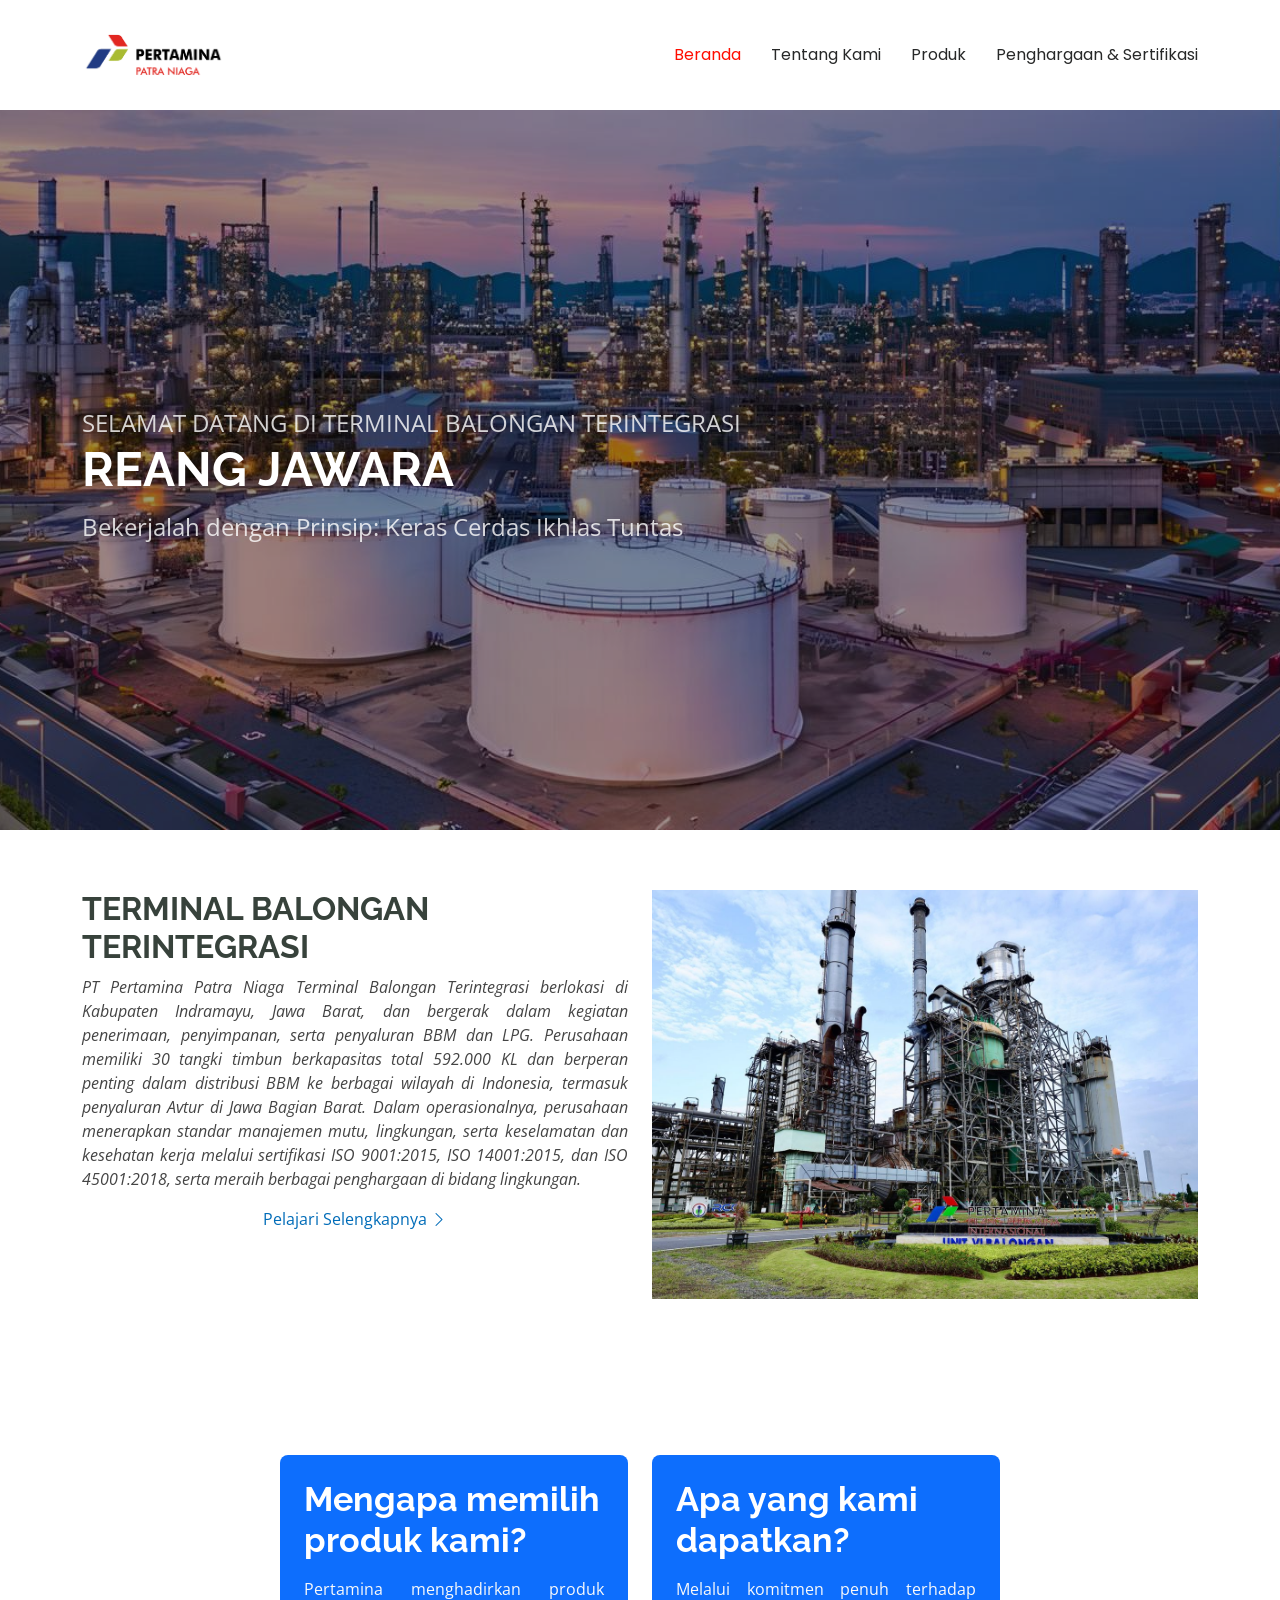
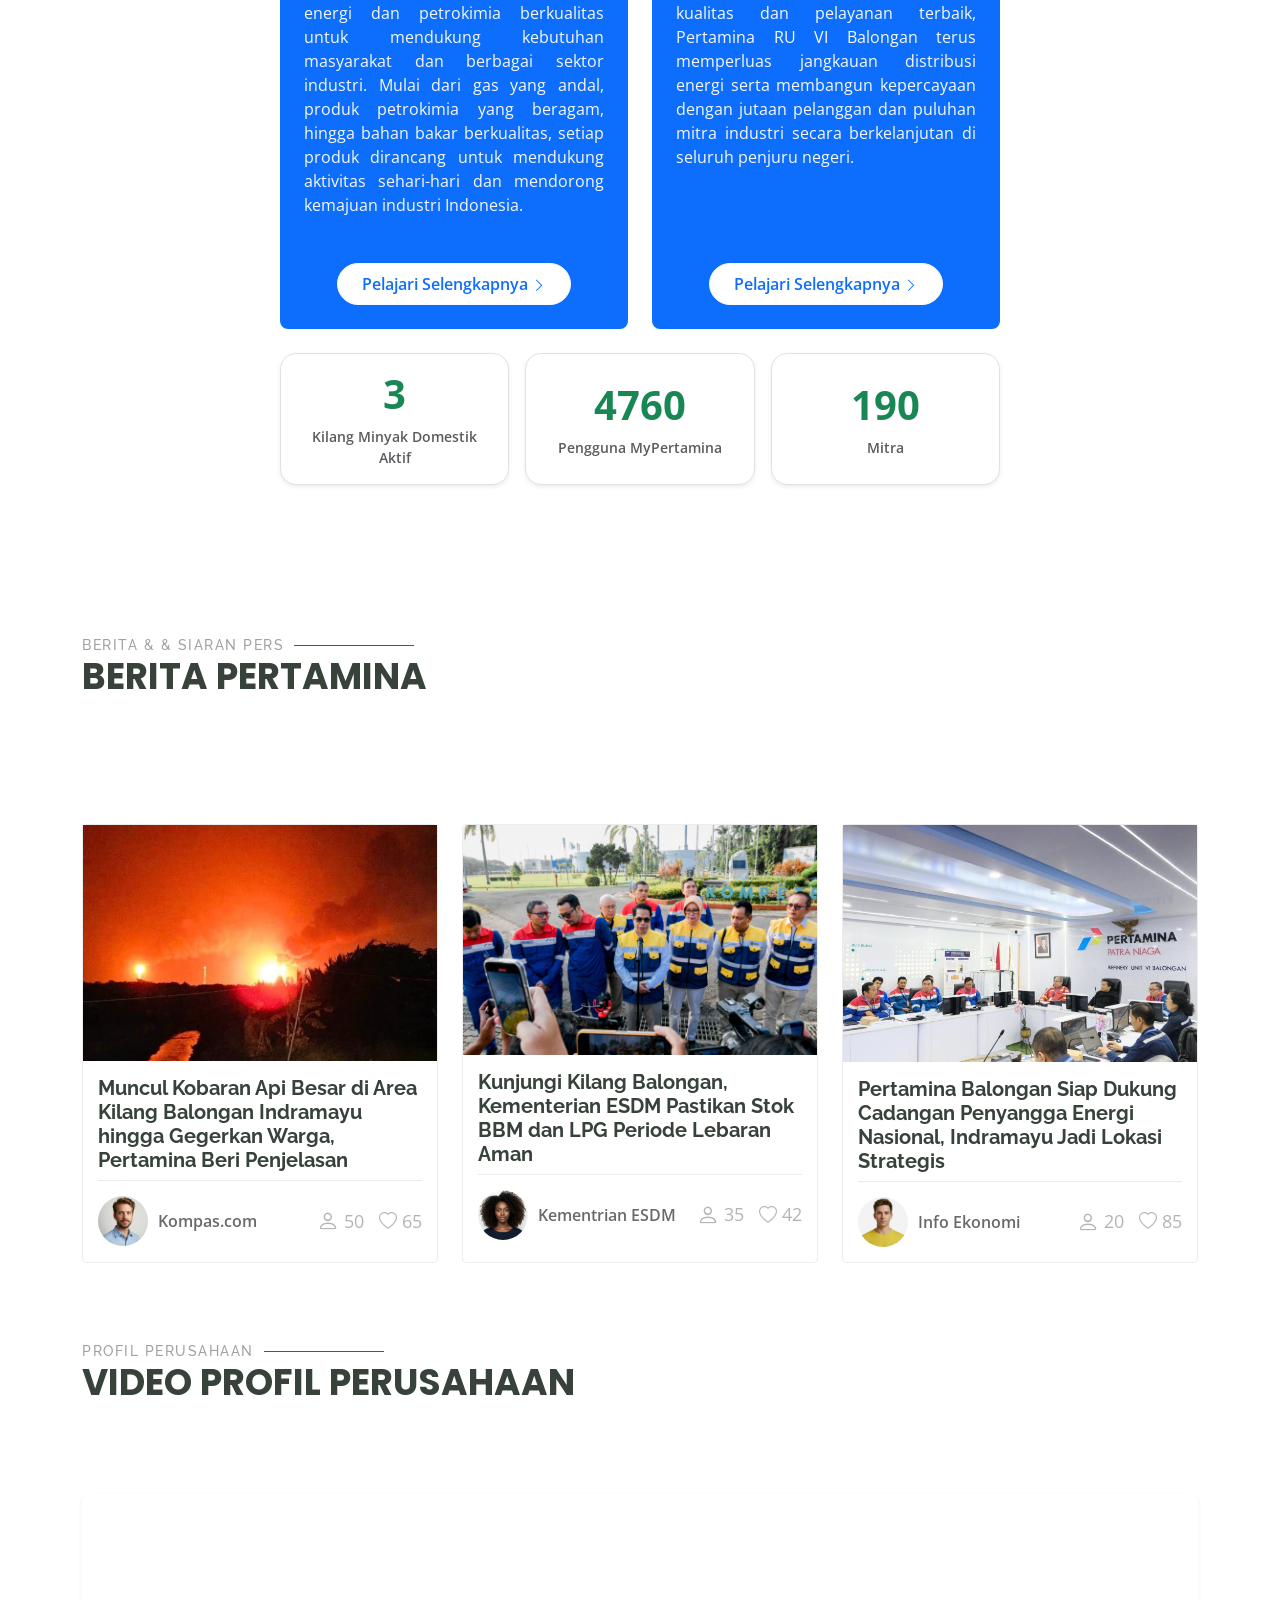
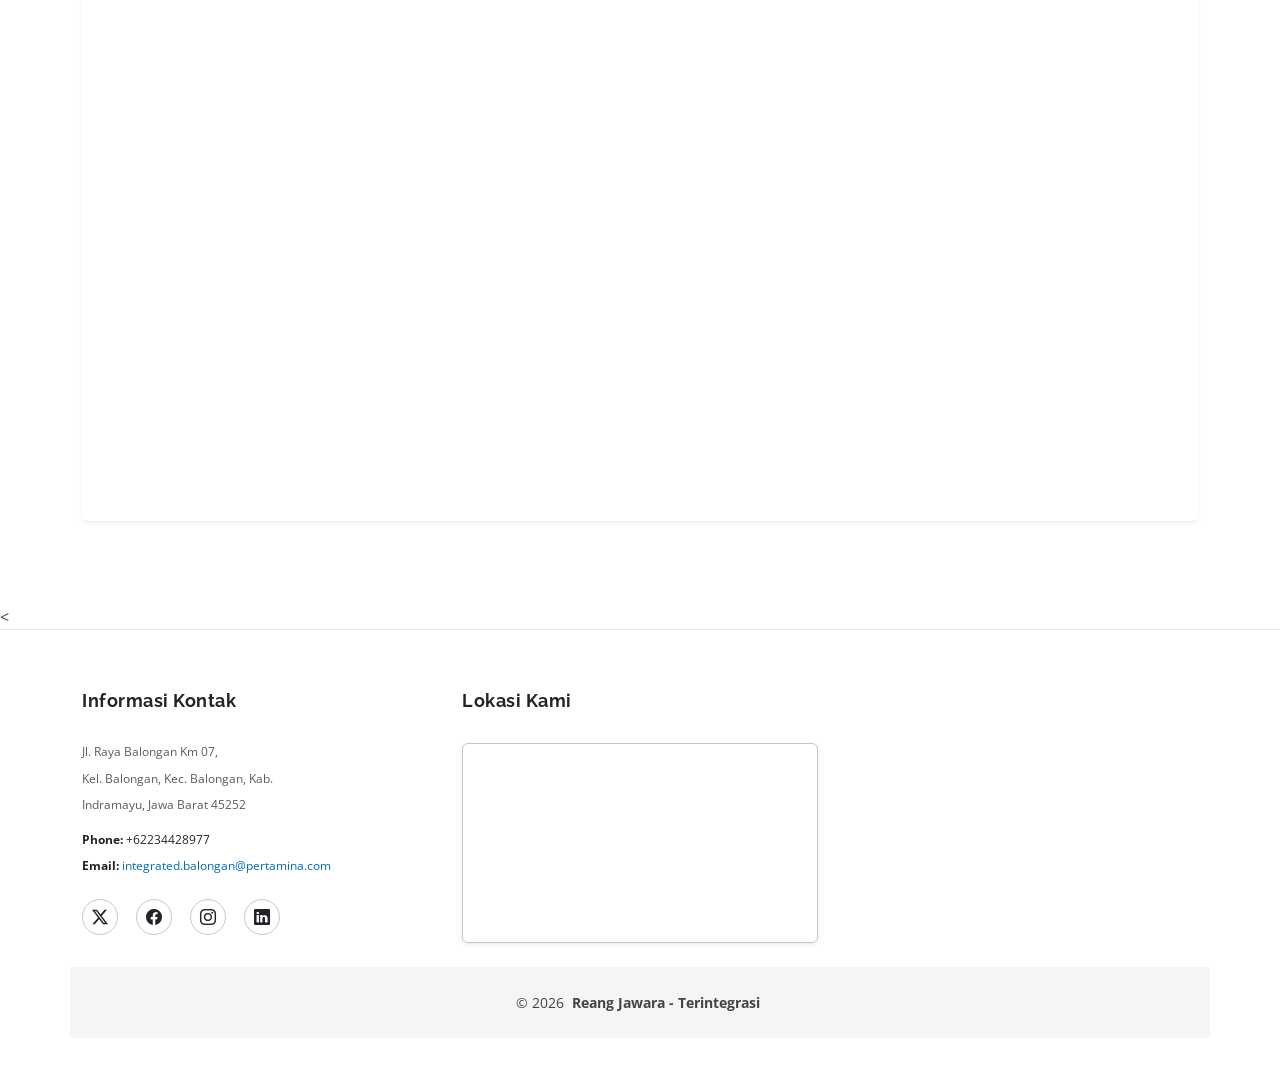
<file: index.html>
<!DOCTYPE html>
<html lang="id">

<head>
  <meta charset="utf-8">
  <meta content="width=device-width, initial-scale=1.0" name="viewport">
  <title>Reang Jawara - Terminal Balongan Terintegrasi</title>
  <meta name="description" content="">
  <meta name="keywords" content="">

  <!-- Favicons -->
  <link href="assets/img/logo pertamina patra niaga.png" rel="icon">
  <link href="assets/img/logo pertamina patra niaga.png" rel="apple-touch-icon">

  <!-- Fonts -->
  <link href="https://fonts.googleapis.com" rel="preconnect">
  <link href="https://fonts.gstatic.com" rel="preconnect" crossorigin>
  <link href="https://fonts.googleapis.com/css2?family=Open+Sans:ital,wght@0,300;0,400;0,500;0,600;0,700;0,800;1,300;1,400;1,500;1,600;1,700;1,800&family=Poppins:ital,wght@0,100;0,200;0,300;0,400;0,500;0,600;0,700;0,800;0,900;1,100;1,200;1,300;1,400;1,500;1,600;1,700;1,800;1,900&family=Raleway:ital,wght@0,100;0,200;0,300;0,400;0,500;0,600;0,700;0,800;0,900;1,100;1,200;1,300;1,400;1,500;1,600;1,700;1,800;1,900&display=swap" rel="stylesheet">

  <!-- Vendor CSS Files -->
  <link href="assets/vendor/bootstrap/css/bootstrap.min.css" rel="stylesheet">
  <link href="assets/vendor/bootstrap-icons/bootstrap-icons.css" rel="stylesheet">
  <link href="assets/vendor/aos/aos.css" rel="stylesheet">
  <link href="assets/vendor/glightbox/css/glightbox.min.css" rel="stylesheet">
  <link href="assets/vendor/swiper/swiper-bundle.min.css" rel="stylesheet">

  <!-- Main CSS File -->
  <link href="assets/css/main.css" rel="stylesheet">

  <!-- =======================================================
  * Template Name: Mentor
  * Template URL: https://bootstrapmade.com/mentor-free-education-bootstrap-theme/
  * Updated: Jul 07 2025 with Bootstrap v5.3.7
  * Author: BootstrapMade.com
  * License: https://bootstrapmade.com/license/
  ======================================================== -->
</head>

<body class="index-page">

  <header id="header" class="header d-flex align-items-center sticky-top">
  <div class="container-fluid container-xl position-relative d-flex align-items-center">

    <div class="logo d-flex align-items-center me-auto">
      <img src="assets/img/logo pertamina patra niaga.png" alt="Logo Pertamina Patra Niaga" style="max-height: 80px;">
    </div>
      

      <nav id="navmenu" class="navmenu">
        <ul>
          <li><a href="index.html"class="active">Beranda<br></a></li>
          <li><a href="about.html">Tentang Kami</a></li>
          <li><a href="courses.html">Produk</a></li>
          <li><a href="trainers.html">Penghargaan & Sertifikasi</a></li>
          
          <!-- Tombol bahasa -->
          </ul>
        <i class="mobile-nav-toggle d-xl-none bi bi-list"></i>
      </nav>

    </div>
  </header>

  <main class="main">

    <!-- Hero Section -->
    <section id="hero" class="hero section dark-background">

      <img src="assets/img/gambar atas.jpg" alt="" data-aos="fade-in">

      <div class="container">
        <p data-aos="fade-up" data-aos-delay="100">SELAMAT DATANG DI TERMINAL BALONGAN TERINTEGRASI</p>
        <h2 data-aos="fade-up" data-aos-delay="200">REANG JAWARA</h2>
        <p data-aos="fade-up" data-aos-delay="100">Bekerjalah dengan Prinsip: Keras Cerdas Ikhlas Tuntas</p>
      </div>

    </section><!-- /Hero Section -->

    <!-- About Section -->
    <section id="about" class="about section">

      <div class="container">

        <div class="row gy-4">

          <div class="col-lg-6 order-1 order-lg-2" data-aos="fade-up" data-aos-delay="100">
            <img src="assets/img/kilang.jpg" class="img-fluid" alt="Kilang Balongan">
          </div>

          <div class="col-lg-6 order-2 order-lg-1 content" data-aos="fade-up" data-aos-delay="200">
            <h3>TERMINAL BALONGAN TERINTEGRASI</h3>
            <p class="fst-italic" style="text-align: justify;">
              PT Pertamina Patra Niaga Terminal Balongan Terintegrasi berlokasi di Kabupaten Indramayu, Jawa Barat, dan bergerak dalam kegiatan penerimaan, penyimpanan, serta penyaluran BBM dan LPG. Perusahaan memiliki 30 tangki timbun berkapasitas total 592.000 KL dan berperan penting dalam distribusi BBM ke berbagai wilayah di Indonesia, termasuk penyaluran Avtur di Jawa Bagian Barat. Dalam operasionalnya, perusahaan menerapkan standar manajemen mutu, lingkungan, serta keselamatan dan kesehatan kerja melalui sertifikasi ISO 9001:2015, ISO 14001:2015, dan ISO 45001:2018, serta meraih berbagai penghargaan di bidang lingkungan.
            </p>

            <div class="text-center mt-3">
              <a href="about.html" class="more-btn"><span>Pelajari Selengkapnya</span> <i class="bi bi-chevron-right"></i></a>
            </div>
          </div>

        </div>

      </div>

    </section><!-- /About Section -->


  <!-- Why Us & Stats Section -->
<section id="why-us" class="section why-us py-5">
  <div class="container">
<!-- Why Us & Stats Section -->
<section id="why-us" class="section why-us py-5">
  <div class="container">

    <!-- BAGIAN ATAS: Dua Kotak Biru Bersebelahan di Tengah -->
    <div class="row gy-4 justify-content-center align-items-stretch mb-4">

      <!-- Kotak Kiri: Mengapa memilih produk kami? -->
      <div class="col-lg-4 col-md-6" data-aos="fade-up" data-aos-delay="100">
        <div class="why-box h-100 d-flex flex-column justify-content-between p-4 text-white" style="background-color: #0d6efd; border-radius: 8px;">
          <div>
            <h3 class="text-white fw-bold mb-3">Mengapa memilih produk kami?</h3>
            <p style="text-align: justify; color: #f8f9fa;">
              Pertamina menghadirkan produk energi dan petrokimia berkualitas untuk mendukung kebutuhan masyarakat dan berbagai sektor industri. Mulai dari gas yang andal, produk petrokimia yang beragam, hingga bahan bakar berkualitas, setiap produk dirancang untuk mendukung aktivitas sehari-hari dan mendorong kemajuan industri Indonesia.
            </p>
          </div>
          <div class="text-center mt-3">
  <a href="courses.html" class="more-btn btn btn-light text-primary fw-semibold px-4 py-2 rounded-pill" style="background-color: #ffffff !important;">
    <span>Pelajari Selengkapnya</span> <i class="bi bi-chevron-right"></i>
  </a>
</div>
        </div>
      </div>

      <!-- Kotak Kanan: Apa yang kami dapatkan -->
      <div class="col-lg-4 col-md-6" data-aos="fade-up" data-aos-delay="200">
        <div class="why-box h-100 d-flex flex-column justify-content-between p-4 text-white" style="background-color: #0d6efd; border-radius: 8px;">
          <div>
            <h3 class="text-white fw-bold mb-3">Apa yang kami dapatkan?</h3>
            <p style="text-align: justify; color: #f8f9fa;">
              Melalui komitmen penuh terhadap kualitas dan pelayanan terbaik, Pertamina RU VI Balongan terus memperluas jangkauan distribusi energi serta membangun kepercayaan dengan jutaan pelanggan dan puluhan mitra industri secara berkelanjutan di seluruh penjuru negeri.
            </p>
          </div>
          <div class="text-center mt-3">
  <a href="trainers.html" class="more-btn btn btn-light text-primary fw-semibold px-4 py-2 rounded-pill" style="background-color: #ffffff !important;">
    <span>Pelajari Selengkapnya</span> <i class="bi bi-chevron-right"></i>
  </a>
</div>
        </div>
      </div>

    </div><!-- End Row Atas -->

    <!-- BAGIAN BAWAH: Statistik Berkelompok Rapat di Tengah -->
    <div class="row justify-content-center">
      <div class="col-lg-8">
        <div class="row g-3 justify-content-center" data-aos="fade-up" data-aos-delay="300">

          <!-- Pengunjung Website -->
          <div class="col-md-4 col-6">
            <div class="stats-item text-center p-3 bg-white rounded-4 shadow-sm h-100 d-flex flex-column justify-content-center border">
              <span data-purecounter-start="0" data-purecounter-end="6" data-purecounter-duration="1" class="purecounter display-6 fw-bold text-success">6</span>
              <p class="mt-2 mb-0 fw-semibold text-muted small">Kilang Minyak Domestik Aktif</p>
            </div>
          </div>

          <!-- Pengguna MyPertamina -->
          <div class="col-md-4 col-6">
            <div class="stats-item text-center p-3 bg-white rounded-4 shadow-sm h-100 d-flex flex-column justify-content-center border">
              <span data-purecounter-start="0" data-purecounter-end="8500" data-purecounter-duration="1" class="purecounter display-6 fw-bold text-success">8500</span>
              <p class="mt-2 mb-0 fw-semibold text-muted small">Pengguna MyPertamina</p>
            </div>
          </div>

          <!-- Mitra -->
          <div class="col-md-4 col-6 mx-auto">
            <div class="stats-item text-center p-3 bg-white rounded-4 shadow-sm h-100 d-flex flex-column justify-content-center border">
              <span data-purecounter-start="0" data-purecounter-end="340" data-purecounter-duration="1" class="purecounter display-6 fw-bold text-success">340</span>
              <p class="mt-2 mb-0 fw-semibold text-muted small">Mitra</p>
            </div>
          </div>

        </div>
      </div>
    </div><!-- End Row Bawah -->

  </div>
</section>

   
      </div>

    </section><!-- /Why Us & Stats Section -->

    <!-- News Section -->
    <section id="courses" class="courses section">

      <!-- Section Title -->
      <div class="container section-title" data-aos="fade-up">
        <h2>Berita  &amp; & Siaran Pers</h2>
        <p>Berita Pertamina </p>
      </div><!-- End Section Title -->

      <div class="container">

        <div class="row">


      <section id="trainers-index" class="section trainers-index">
  <div class="container" data-aos="fade-up">

    <div class="row">

      <!-- Berita 1 -->
      <div class="col-lg-4 col-md-6 d-flex align-items-stretch" data-aos="zoom-in" data-aos-delay="100">
        <div class="course-item">
          <img src="assets/img/berita 1.jpeg" class="img-fluid" alt="Berita 1">
          <div class="course-content">

            <!-- Ganti '#' dengan link URL berita yang diinginkan -->
            <h3><a href="https://bandung.kompas.com/read/2026/10/14/134553778/muncul-kobaran-api-besar-di-area-kilang-balongan-indramayu-hingga-gegerkan?page=all" target="_blank">Muncul Kobaran Api Besar di Area Kilang Balongan Indramayu hingga Gegerkan Warga, Pertamina Beri Penjelasan</a></h3>

            <div class="trainer d-flex justify-content-between align-items-center">
              <div class="trainer-profile d-flex align-items-center">
                <img src="assets/img/person/person-m-7.webp" class="img-fluid" alt="">
                <span class="trainer-link">Kompas.com</span>
              </div>
              <div class="trainer-rank d-flex align-items-center">
                <i class="bi bi-person user-icon"></i>&nbsp;50
                &nbsp;&nbsp;
                <i class="bi bi-heart heart-icon"></i>&nbsp;65
              </div>
            </div>
          </div>
        </div>
      </div><!-- End Course Item-->

      <!-- Berita 2 -->
      <div class="col-lg-4 col-md-6 d-flex align-items-stretch mt-4 mt-md-0" data-aos="zoom-in" data-aos-delay="200">
        <div class="course-item">
          <img src="assets/img/berita dua.jpg" class="img-fluid" alt="Berita 2">
          <div class="course-content">

            <!-- Ganti '#' dengan link URL berita yang diinginkan -->
            <h3><a href="https://www.esdm.go.id/id/media-center/arsip-berita/kunjungi-kilang-balongan-kementerian-esdm-pastikan-stok-bbm-dan-lpg-periode-lebaran-aman" target="_blank">Kunjungi Kilang Balongan, Kementerian ESDM Pastikan Stok BBM dan LPG Periode Lebaran Aman</a></h3>

            <div class="trainer d-flex justify-content-between align-items-center">
              <div class="trainer-profile d-flex align-items-center">
                <img src="assets/img/person/person-f-14.webp" class="img-fluid" alt="">
                <span class="trainer-link">Kementrian ESDM</span>
              </div>
              <div class="trainer-rank d-flex align-items-center">
                <i class="bi bi-person user-icon"></i>&nbsp;35
                &nbsp;&nbsp;
                <i class="bi bi-heart heart-icon"></i>&nbsp;42
              </div>
            </div>
          </div>
        </div>
      </div><!-- End Course Item-->

      <!-- Berita 3 -->
      <div class="col-lg-4 col-md-6 d-flex align-items-stretch mt-4 mt-lg-0" data-aos="zoom-in" data-aos-delay="300">
        <div class="course-item">
          <img src="assets/img/berita tiga.jpeg" class="img-fluid" alt="Berita 3">
          <div class="course-content">

            <!-- Ganti '#' dengan link URL berita yang diinginkan -->
            <h3><a href="https://infoekonomi.id/2026/07/pertamina-balongan-siap-dukung-cadangan-penyangga-energi-nasional-indramayu-jadi-lokasi-strategis/" target="_blank">Pertamina Balongan Siap Dukung Cadangan Penyangga Energi Nasional, Indramayu Jadi Lokasi Strategis</a></h3>

            <div class="trainer d-flex justify-content-between align-items-center">
              <div class="trainer-profile d-flex align-items-center">
                <img src="assets/img/person/person-m-12.webp" class="img-fluid" alt="">
                <span class="trainer-link">Info Ekonomi</span>
              </div>
              <div class="trainer-rank d-flex align-items-center">
                <i class="bi bi-person user-icon"></i>&nbsp;20
                &nbsp;&nbsp;
                <i class="bi bi-heart heart-icon"></i>&nbsp;85
              </div>
            </div>
          </div>
        </div>
      </div><!-- End Course Item-->

    </div><!-- /row -->
  </div><!-- /container -->
</section><!-- /News Section -->

          

    <!-- Company Profile Video Section -->
    <section id="company-profile-video" class="section py-4">
      <div class="container" data-aos="fade-up">

        <div class="section-title text-start mb-4">
          <h2>PROFIL perusahaan</h2>
          <p>Video Profil Perusahaan</p>
        </div>

        <div class="row">
          <div class="col-lg-12">
            <div class="ratio ratio-16x9 shadow-sm rounded overflow-hidden">
              <iframe
                src="https://www.youtube.com/embed/Ta_oybL83jE"
                title="Company Profile"
                style="border: 0;"
                allowfullscreen>
              </iframe>
            </div>
          </div>
        </div>

      </div>
    </section><!-- /Company Profile Video Section -->

  </main>


     </footer>
<!-- ======= Footer Tunggal yang Bersih & Rapi ======= -->
<<!-- ======= Footer Tunggal 3 Kolom dengan Link Sosial Media Asli ======= -->
<footer id="footer" class="footer" style="background-color: #ffffff; color: #444444; padding: 60px 0 30px 0; border-top: 1px solid #e5e5e5;">
  <div class="container">
    <div class="row gy-4">
      
      <!-- Kolom 1: Informasi Kontak & Sosial Media -->
      <div class="col-lg-4 col-md-6 footer-info">
        <h4 style="color: #212529; font-size: 1.1rem; font-weight: 700; letter-spacing: 0.5px; margin-bottom: 20px;">Informasi Kontak</h4>
        
        <p class="text-muted small mb-2">Jl. Raya Balongan Km 07,</p>
        <p class="text-muted small mb-2">Kel. Balongan, Kec. Balongan, Kab.</p>
        <p class="text-muted small mb-3">Indramayu, Jawa Barat 45252</p>
        
        <p class="text-dark small mb-2"><strong>Phone:</strong> +62234428977</p>
       <p class="text-dark small mb-4">
  <strong>Email:</strong> 
  <a href="mailto:integrated.balongan@pertamina.com?subject=Pesan%20dan%20Pertanyaan%20-%20Website%20Pertamina%20Balongan&body=Yth.%20Tim%20Pertamina%20RU%20VI%20Balongan,%0A%0ADengan%20hormat,%0A%0ASaya%20menghubungi%20pihak%20Pertamina%20RU%20VI%20Balongan%20untuk%20menyampaikan%20pertanyaan%20atau%20informasi%20terkait%20kegiatan,%20layanan,%20maupun%20produk%20Pertamina.%0A%0AAdapun%20hal%20yang%20ingin%20saya%20sampaikan%20adalah%20sebagai%20berikut:%0A%0A[Silakan%20tuliskan%20pesan%20atau%20pertanyaan%20Anda%20di%20sini]%0A%0ADemikian%20pesan%20ini%20saya%20sampaikan.%20Atas%20perhatian%20dan%20respons%20yang%20diberikan,%20saya%20mengucapkan%20terima%20kasih.%0A%0AHormat%20saya,%0A[Nama%20Pengirim]%0A[Nomor%20Telepon]%0A[Alamat%20Email]" 
     onclick="openEmail(event)">
    integrated.balongan@pertamina.com
  </a>
</p>

<script>
function openEmail(event) {
  // Deteksi jika pengguna membuka melalui HP/Tablet
  const isMobile = /Android|webOS|iPhone|iPad|iPod|BlackBerry|IEMobile|Opera Mini/i.test(navigator.userAgent);
  
  if (!isMobile) {
    // Jika di Laptop/PC, hentikan mailto dan buka Web Gmail di tab baru
    event.preventDefault();
    const to = "integrated.balongan@pertamina.com";
    const subject = encodeURIComponent("Pesan dan Pertanyaan - Website Pertamina Balongan");
    const body = encodeURIComponent("Yth. Tim Pertamina RU VI Balongan,\n\nDengan hormat,\n\nSaya menghubungi pihak Pertamina RU VI Balongan untuk menyampaikan pertanyaan atau informasi terkait kegiatan, layanan, maupun produk Pertamina.\n\nAdapun hal yang ingin saya sampaikan adalah sebagai berikut:\n\n[Silakan tuliskan pesan atau pertanyaan Anda di sini]\n\nDemikian pesan ini saya sampaikan. Atas perhatian dan respons yang diberikan, saya mengucapkan terima kasih.\n\nHormat saya,\n[Nama Pengirim]\n[Nomor Telepon]\n[Alamat Email]");
    
    const gmailUrl = `https://mail.google.com/mail/?view=cm&fs=1&to=${to}&su=${subject}&body=${body}`;
    window.open(gmailUrl, '_blank');
  }
  // Jika di HP, browser akan otomatis menjalankan link mailto bawaan
}
</script>
        
        <!-- Ikon Sosial Media Bulat dengan Link Asli -->
        <div class="social-links d-flex gap-2">
          <!-- Twitter / X Resmi Pertamina -->
          <a href="https://twitter.com/Pertamina" target="_blank" title="Twitter Pertamina" class="d-flex align-items-center justify-content-center text-dark rounded-circle border border-secondary-subtle" style="width: 36px; height: 36px; background: #ffffff;"><i class="bi bi-twitter-x"></i></a>
          
          <!-- Facebook Resmi Pertamina RU VI Balongan -->
          <a href="https://www.facebook.com/pertamina" target="_blank" title="Facebook Pertamina RU VI" class="d-flex align-items-center justify-content-center text-dark rounded-circle border border-secondary-subtle" style="width: 36px; height: 36px; background: #ffffff;"><i class="bi bi-facebook"></i></a>
          
          <!-- Instagram Resmi Pertamina RU VI Balongan -->
          <a href="https://www.instagram.com/pertamina_ru6?rpxt=bHRnaTBoOHUwYjhy" target="_blank" title="Instagram Pertamina RU6" class="d-flex align-items-center justify-content-center text-dark rounded-circle border border-secondary-subtle" style="width: 36px; height: 36px; background: #ffffff;"><i class="bi bi-instagram"></i></a>
          
          <!-- LinkedIn Resmi Pertamina -->
          <a href="https://www.linkedin.com/company/pertamina/" target="_blank" title="LinkedIn Pertamina" class="d-flex align-items-center justify-content-center text-dark rounded-circle border border-secondary-subtle" style="width: 36px; height: 36px; background: #ffffff;"><i class="bi bi-linkedin"></i></a>
        </div>
      </div>

      

      <!-- Kolom 3: Google Maps Interaktif -->
      <div class="col-lg-4 col-md-12 footer-maps">
        <h4 style="color: #212529; font-size: 1.1rem; font-weight: 700; letter-spacing: 0.5px; margin-bottom: 20px;">Lokasi Kami</h4>
        <div class="map-container rounded overflow-hidden shadow-sm border border-secondary-subtle" style="height: 200px;">
         <iframe 
           src="https://www.google.com/maps/embed?pb=!1m18!1m12!1m3!1d3768.902608833591!2d108.38770887475194!3d-6.382118093608254!2m3!1f0!2f0!3f0!3m2!1i1024!2i768!4f13.1!3m3!1m2!1s0x2e6ebfa49e45f627%3A0xb98dcc72b9d40edd!2sPertamina%20RU%20VI%20Balongan!5e1!3m2!1sid!2sid!4v1793287066577!5m2!1sid!2sid" width="600" height="450" style="border:0;" allowfullscreen="" loading="lazy" referrerpolicy="strict-origin-when-cross-origin"></iframe>
            width="100%" 
            height="100%" 
            style="border:0;" 
            allowfullscreen="" 
            loading="lazy" 
            referrerpolicy="no-referrer-when-downgrade">
          </iframe>
        </div>
      </div>

    </div>


    </div>

    <div class="container copyright text-center mt-4">
      <p>&copy; 2026 <strong class="px-1 sitename">Reang Jawara - Terintegrasi</strong></p>
     
    </div>

  </footer>


  <!-- Scroll Top -->
  <a href="#" id="scroll-top" class="scroll-top d-flex align-items-center justify-content-center"><i class="bi bi-arrow-up-short"></i></a>

  <!-- Preloader -->
  <div id="preloader"></div>

  <!-- Vendor JS Files -->
  <script src="assets/vendor/bootstrap/js/bootstrap.bundle.min.js"></script>
  <script src="assets/vendor/php-email-form/validate.js"></script>
  <script src="assets/vendor/aos/aos.js"></script>
  <script src="assets/vendor/glightbox/js/glightbox.min.js"></script>
  <script src="assets/vendor/purecounter/purecounter_vanilla.js"></script>
  <script src="assets/vendor/swiper/swiper-bundle.min.js"></script>

  <!-- Main JS File (wajib, kalau tidak ada preloader akan menutupi halaman) -->
  <script src="assets/js/main.js"></script>

  <!-- Google Translate (disembunyikan agar tampilan tetap bersih) -->
  <div id="google_translate_element" style="display: none;"></div>

  <script type="text/javascript">
    function googleTranslateElementInit() {
      new google.translate.TranslateElement({
        pageLanguage: 'id',
        includedLanguages: 'id,en',
        autoDisplay: false
      }, 'google_translate_element');
    }

    function switchGoogleLang(event) {
      event.preventDefault();
      const btn = document.getElementById('lang-btn');
      const select = document.querySelector('.goog-te-combo');

      if (select) {
        if (btn.innerText === 'EN') {
          select.value = 'en';
          btn.innerText = 'ID';
        } else {
          select.value = 'id';
          btn.innerText = 'EN';
        }
        select.dispatchEvent(new Event('change'));
      }
    }
  </script>
  <script type="text/javascript" src="//translate.google.com/translate_a/element.js?cb=googleTranslateElementInit"></script>

</body>

</html>
</file>
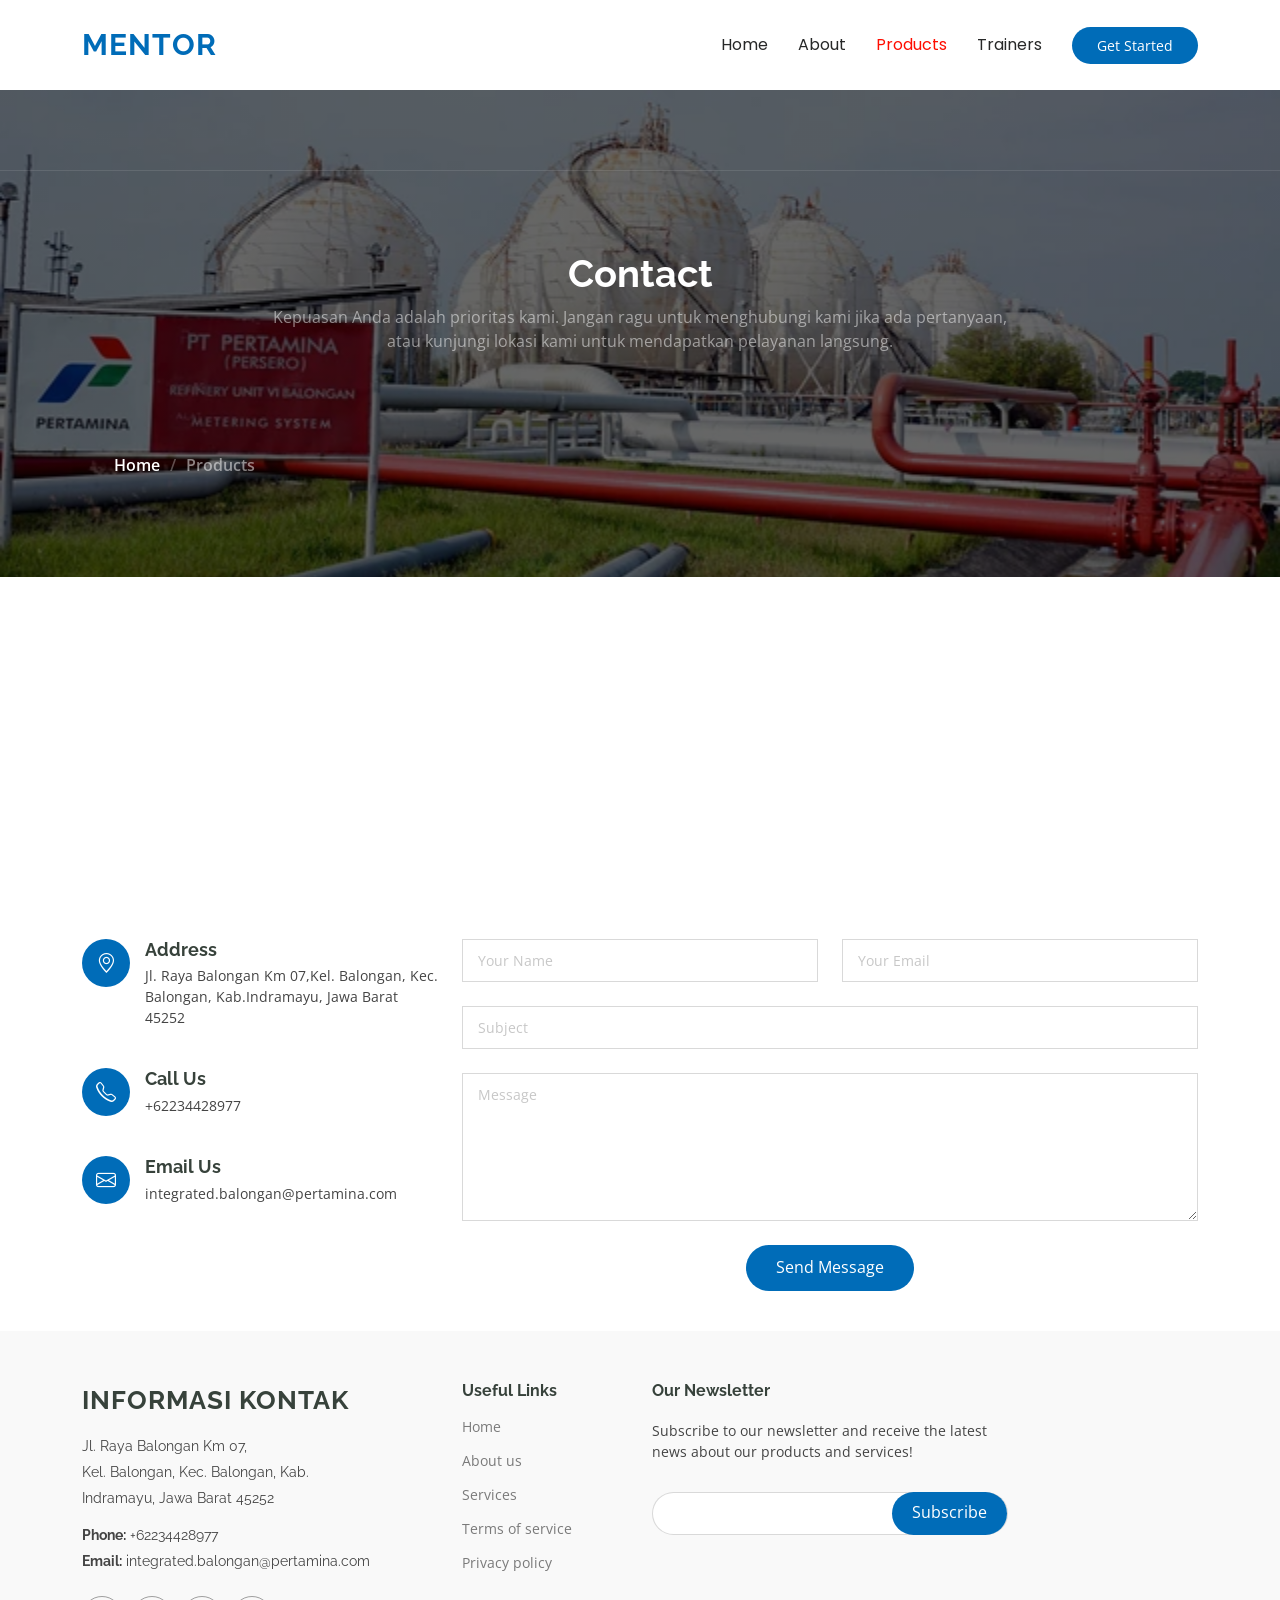
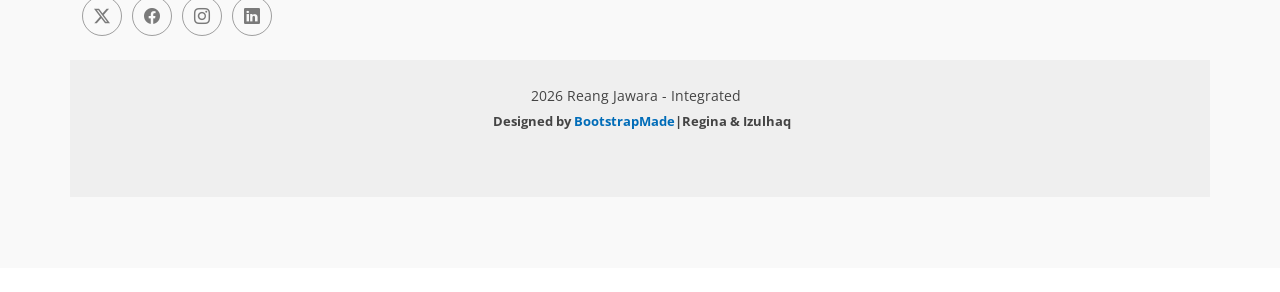
<file: contact.html>
<!DOCTYPE html>
<html lang="en">

<head>
  <meta charset="utf-8">
  <meta content="width=device-width, initial-scale=1.0" name="viewport">
  <title>Contact - Mentor Bootstrap Template</title>
  <meta name="description" content="">
  <meta name="keywords" content="">

  <!-- Favicons -->
  <link href="assets/img/favicon.png" rel="icon">
  <link href="assets/img/apple-touch-icon.png" rel="apple-touch-icon">

  <!-- Fonts -->
  <link href="https://fonts.googleapis.com" rel="preconnect">
  <link href="https://fonts.gstatic.com" rel="preconnect" crossorigin>
  <link href="https://fonts.googleapis.com/css2?family=Open+Sans:ital,wght@0,300;0,400;0,500;0,600;0,700;0,800;1,300;1,400;1,500;1,600;1,700;1,800&family=Poppins:ital,wght@0,100;0,200;0,300;0,400;0,500;0,600;0,700;0,800;0,900;1,100;1,200;1,300;1,400;1,500;1,600;1,700;1,800;1,900&family=Raleway:ital,wght@0,100;0,200;0,300;0,400;0,500;0,600;0,700;0,800;0,900;1,100;1,200;1,300;1,400;1,500;1,600;1,700;1,800;1,900&display=swap" rel="stylesheet">

  <!-- Vendor CSS Files -->
  <link href="assets/vendor/bootstrap/css/bootstrap.min.css" rel="stylesheet">
  <link href="assets/vendor/bootstrap-icons/bootstrap-icons.css" rel="stylesheet">
  <link href="assets/vendor/aos/aos.css" rel="stylesheet">
  <link href="assets/vendor/glightbox/css/glightbox.min.css" rel="stylesheet">
  <link href="assets/vendor/swiper/swiper-bundle.min.css" rel="stylesheet">

  <!-- Main CSS File -->
  <link href="assets/css/main.css" rel="stylesheet">

  <!-- =======================================================
  * Template Name: Mentor
  * Template URL: https://bootstrapmade.com/mentor-free-education-bootstrap-theme/
  * Updated: Jul 07 2025 with Bootstrap v5.3.7
  * Author: BootstrapMade.com
  * License: https://bootstrapmade.com/license/
  ======================================================== -->
</head>

<body class="contact-page">

  <header id="header" class="header d-flex align-items-center sticky-top">
    <div class="container-fluid container-xl position-relative d-flex align-items-center">

      <a href="index.html" class="logo d-flex align-items-center me-auto">
        <!-- Uncomment the line below if you also wish to use an image logo -->
        <!-- <img src="assets/img/logo.webp" alt=""> -->
        <h1 class="sitename">Mentor</h1>
      </a>

      <nav id="navmenu" class="navmenu">
        <ul>
          <li><a href="index.html">Home<br></a></li>
          <li><a href="about.html">About</a></li>
          <li><a href="products.html" class="active">Products</a></li>
          <li><a href="trainers.html">Trainers</a></li>
                    
        
        </ul>
        <i class="mobile-nav-toggle d-xl-none bi bi-list"></i>
      </nav>

      <a class="btn-getstarted" href="courses.html">Get Started</a>

    </div>
  </header>

  <main class="main">

    <!-- Page Title -->
   <!-- Page Title dengan Background Gambar -->
<div class="page-title" data-aos="fade" style="background: linear-gradient(rgba(0, 0, 0, 0.6), rgba(0, 0, 0, 0.6)), url('assets/img/cover contact.webp') center/cover no-repeat; padding: 80px 0; color: #fff;">
  <div class="heading">
    <div class="container">
      <div class="row d-flex justify-content-center text-center">
        <div class="col-lg-8">
          <h1 class="text-white">Contact<br></h1>
          <p class="mb-0 text-white-50">Kepuasan Anda adalah prioritas kami. Jangan ragu untuk menghubungi kami jika ada pertanyaan, atau kunjungi lokasi kami untuk mendapatkan pelayanan langsung.</p>
        </div>
      </div>
    </div>
  </div>
  <nav class="breadcrumbs" style="background: transparent;">
    <div class="container">
      <ol>
        <li><a href="index.html" class="text-white">Home</a></li>
        <li class="current text-white-50">Products</li>
      </ol>
    </div>
  </nav>
</div><!-- End Page Title --><!-- End Page Title -->

    <!-- Contact Section -->
    <section id="contact" class="contact section">

      <div class="mb-5" data-aos="fade-up" data-aos-delay="200">
        <iframe style="border:0; width: 100%; height: 300px;" src="https://www.google.com/maps/embed?pb=!1m14!1m8!1m3!1d48389.78314118045!2d-74.006138!3d40.710059!3m2!1i1024!2i768!4f13.1!3m3!1m2!1s0x89c25a22a3bda30d%3A0xb89d1fe6bc499443!2sDowntown%20Conference%20Center!5e0!3m2!1sen!2sus!4v1676961268712!5m2!1sen!2sus" frameborder="0" allowfullscreen="" loading="lazy" referrerpolicy="no-referrer-when-downgrade"></iframe>
      </div><!-- End Google Maps -->

      <div class="container" data-aos="fade-up" data-aos-delay="100">

        <div class="row gy-4">

          <div class="col-lg-4">
            <div class="info-item d-flex" data-aos="fade-up" data-aos-delay="300">
              <i class="bi bi-geo-alt flex-shrink-0"></i>
              <div>
                <h3>Address</h3>
                <p>Jl. Raya Balongan Km 07,Kel. Balongan, Kec. Balongan, Kab.Indramayu, Jawa Barat 45252</p>
              </div>
            </div><!-- End Info Item -->

            <div class="info-item d-flex" data-aos="fade-up" data-aos-delay="400">
              <i class="bi bi-telephone flex-shrink-0"></i>
              <div>
                <h3>Call Us</h3>
                <p>+62234428977</p>
              </div>
            </div><!-- End Info Item -->

            <div class="info-item d-flex" data-aos="fade-up" data-aos-delay="500">
              <i class="bi bi-envelope flex-shrink-0"></i>
              <div>
                <h3>Email Us</h3>
                <p>integrated.balongan@pertamina.com</p>
              </div>
            </div><!-- End Info Item -->

          </div>

          <div class="col-lg-8">
            <form action="forms/contact.php" method="post" class="php-email-form" data-aos="fade-up" data-aos-delay="200">
              <div class="row gy-4">

                <div class="col-md-6">
                  <input type="text" name="name" class="form-control" placeholder="Your Name" required="">
                </div>

                <div class="col-md-6 ">
                  <input type="email" class="form-control" name="email" placeholder="Your Email" required="">
                </div>

                <div class="col-md-12">
                  <input type="text" class="form-control" name="subject" placeholder="Subject" required="">
                </div>

                <div class="col-md-12">
                  <textarea class="form-control" name="message" rows="6" placeholder="Message" required=""></textarea>
                </div>

                <div class="col-md-12 text-center">
                  <div class="loading">Loading</div>
                  <div class="error-message"></div>
                  <div class="sent-message">Your message has been sent. Thank you!</div>

                  <button type="submit">Send Message</button>
                </div>

              </div>
            </form>
          </div><!-- End Contact Form -->

        </div>

      </div>

    </section><!-- /Contact Section -->

  </main>

  <footer id="footer" class="footer position-relative light-background">

    <div class="container footer-top">
      <div class="row gy-4">
        <div class="col-lg-4 col-md-6 footer-about">
          <a href="index.html" class="logo d-flex align-items-center">
            <span class="sitename">INFORMASI KONTAK</span>
          </a>
          <div class="footer-contact pt-3">
            <p>Jl. Raya Balongan Km 07,</p>
            <p>Kel. Balongan, Kec. Balongan, Kab.</p>
            <p>Indramayu, Jawa Barat 45252</p>
            <p class="mt-3"><strong>Phone:</strong> <span>+62234428977</span></p>
            <p><strong>Email:</strong> <span>integrated.balongan@pertamina.com</span></p>
          </div>
          <div class="social-links d-flex mt-4">
            <a href=""><i class="bi bi-twitter-x"></i></a>
            <a href=""><i class="bi bi-facebook"></i></a>
            <a href=""><i class="bi bi-instagram"></i></a>
            <a href=""><i class="bi bi-linkedin"></i></a>
          </div>
        </div>

        <div class="col-lg-2 col-md-3 footer-links">
          <h4>Useful Links</h4>
          <ul>
            <li><a href="#">Home</a></li>
            <li><a href="#">About us</a></li>
            <li><a href="#">Services</a></li>
            <li><a href="#">Terms of service</a></li>
            <li><a href="#">Privacy policy</a></li>
          </ul>
        </div>
       
        <div class="col-lg-4 col-md-12 footer-newsletter">
          <h4>Our Newsletter</h4>
          <p>Subscribe to our newsletter and receive the latest news about our products and services!</p>
          <form action="forms/newsletter.php" method="post" class="php-email-form">
            <div class="newsletter-form"><input type="email" name="email"><input type="submit" value="Subscribe"></div>
            <div class="loading">Loading</div>
            <div class="error-message"></div>
            <div class="sent-message">Keep an eye on our website and get the latest news about our products and services!</div>
          </form>
        </div>

      </div>
    </div>

    <div class="container copyright text-center mt-4">
      <p>2026 Reang Jawara - Integrated</span> <strong class="px-1 sitename">
      <div class="credits">
        <!-- All the links in the footer should remain intact. -->
        <!-- You can delete the links only if you've purchased the pro version. -->
        <!-- Licensing information: https://bootstrapmade.com/license/ -->
        <!-- Purchase the pro version with working PHP/AJAX contact form: [buy-url] -->
        Designed by <a href="https://bootstrapmade.com/">BootstrapMade</a>|</span>Regina & Izulhaq</p>
      </div>
    </div>

  </footer>

  <!-- Scroll Top -->
  <a href="#" id="scroll-top" class="scroll-top d-flex align-items-center justify-content-center"><i class="bi bi-arrow-up-short"></i></a>

  <!-- Preloader -->
  <div id="preloader"></div>

  <!-- Vendor JS Files -->
  <script src="assets/vendor/bootstrap/js/bootstrap.bundle.min.js"></script>
  <script src="assets/vendor/php-email-form/validate.js"></script>
  <script src="assets/vendor/aos/aos.js"></script>
  <script src="assets/vendor/glightbox/js/glightbox.min.js"></script>
  <script src="assets/vendor/purecounter/purecounter_vanilla.js"></script>
  <script src="assets/vendor/swiper/swiper-bundle.min.js"></script>

  <!-- Main JS File -->
  <script src="assets/js/main.js"></script>

</body>

</html>
</file>
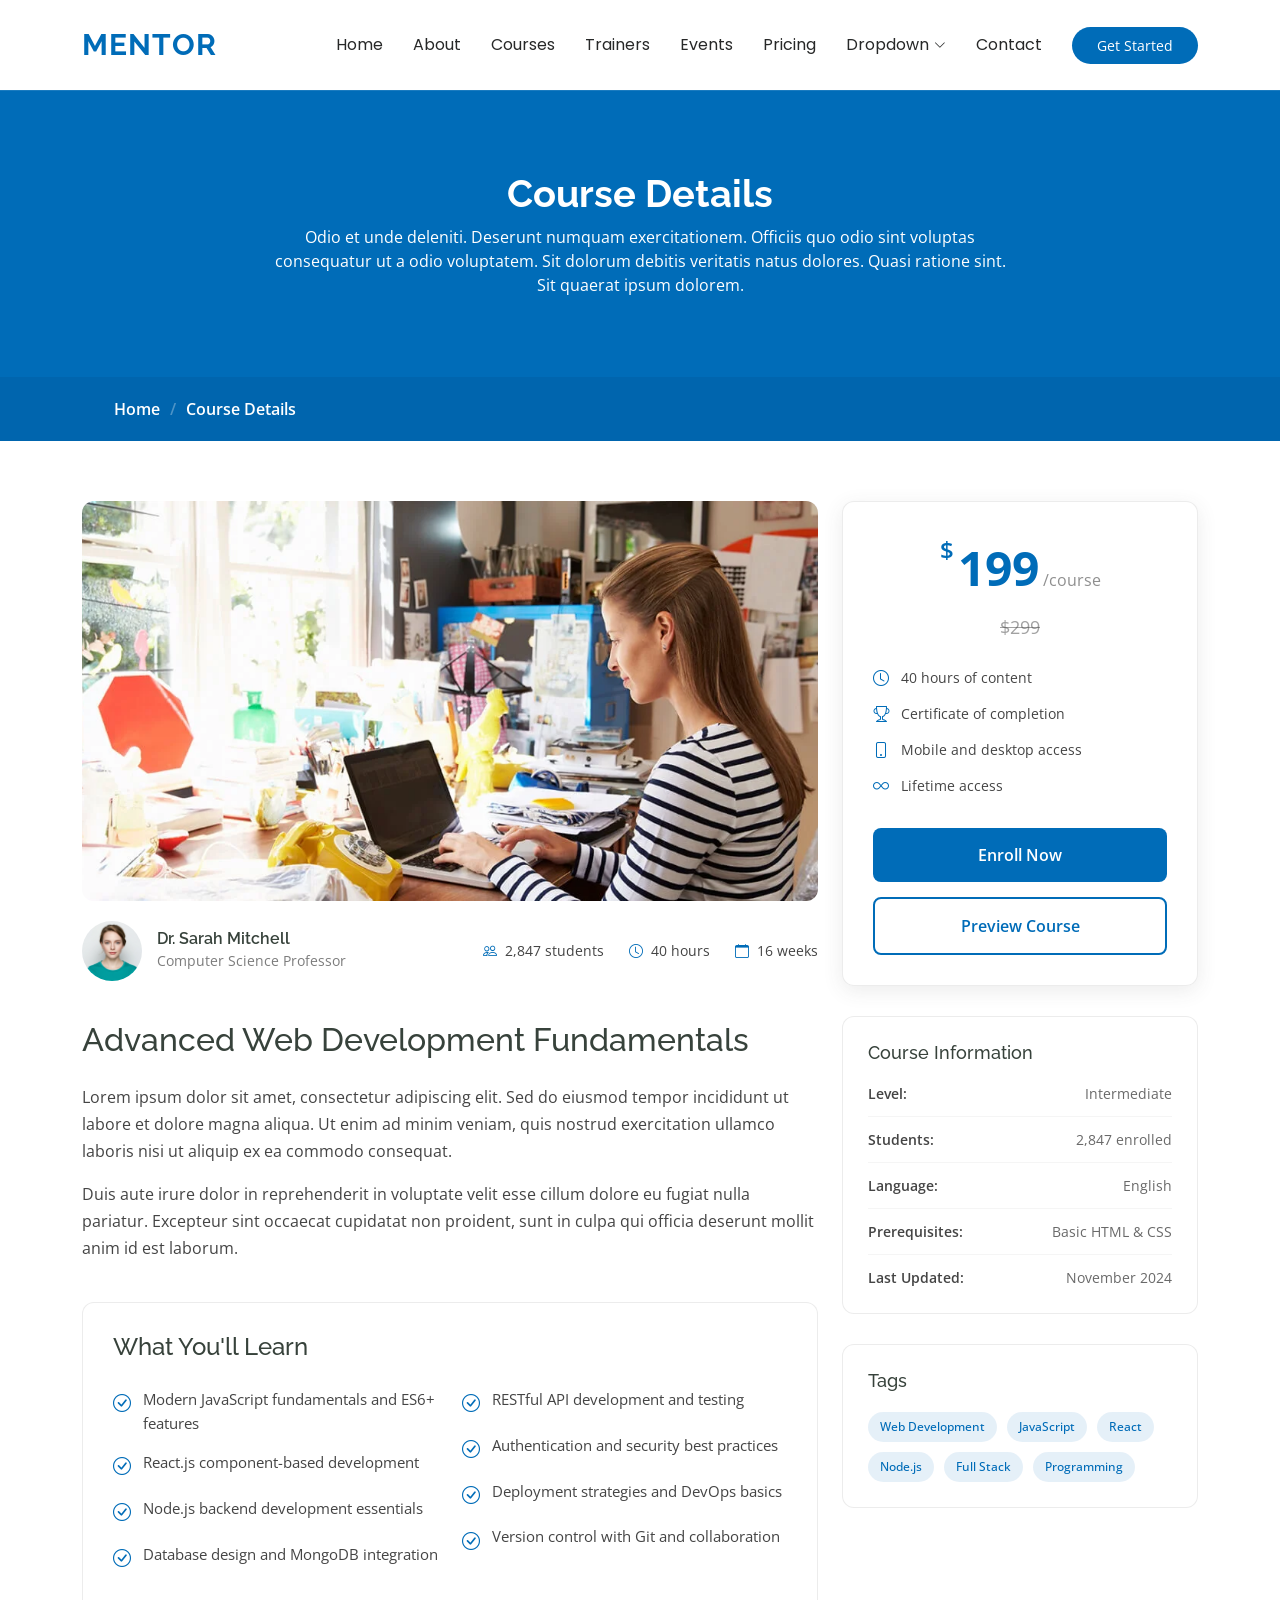
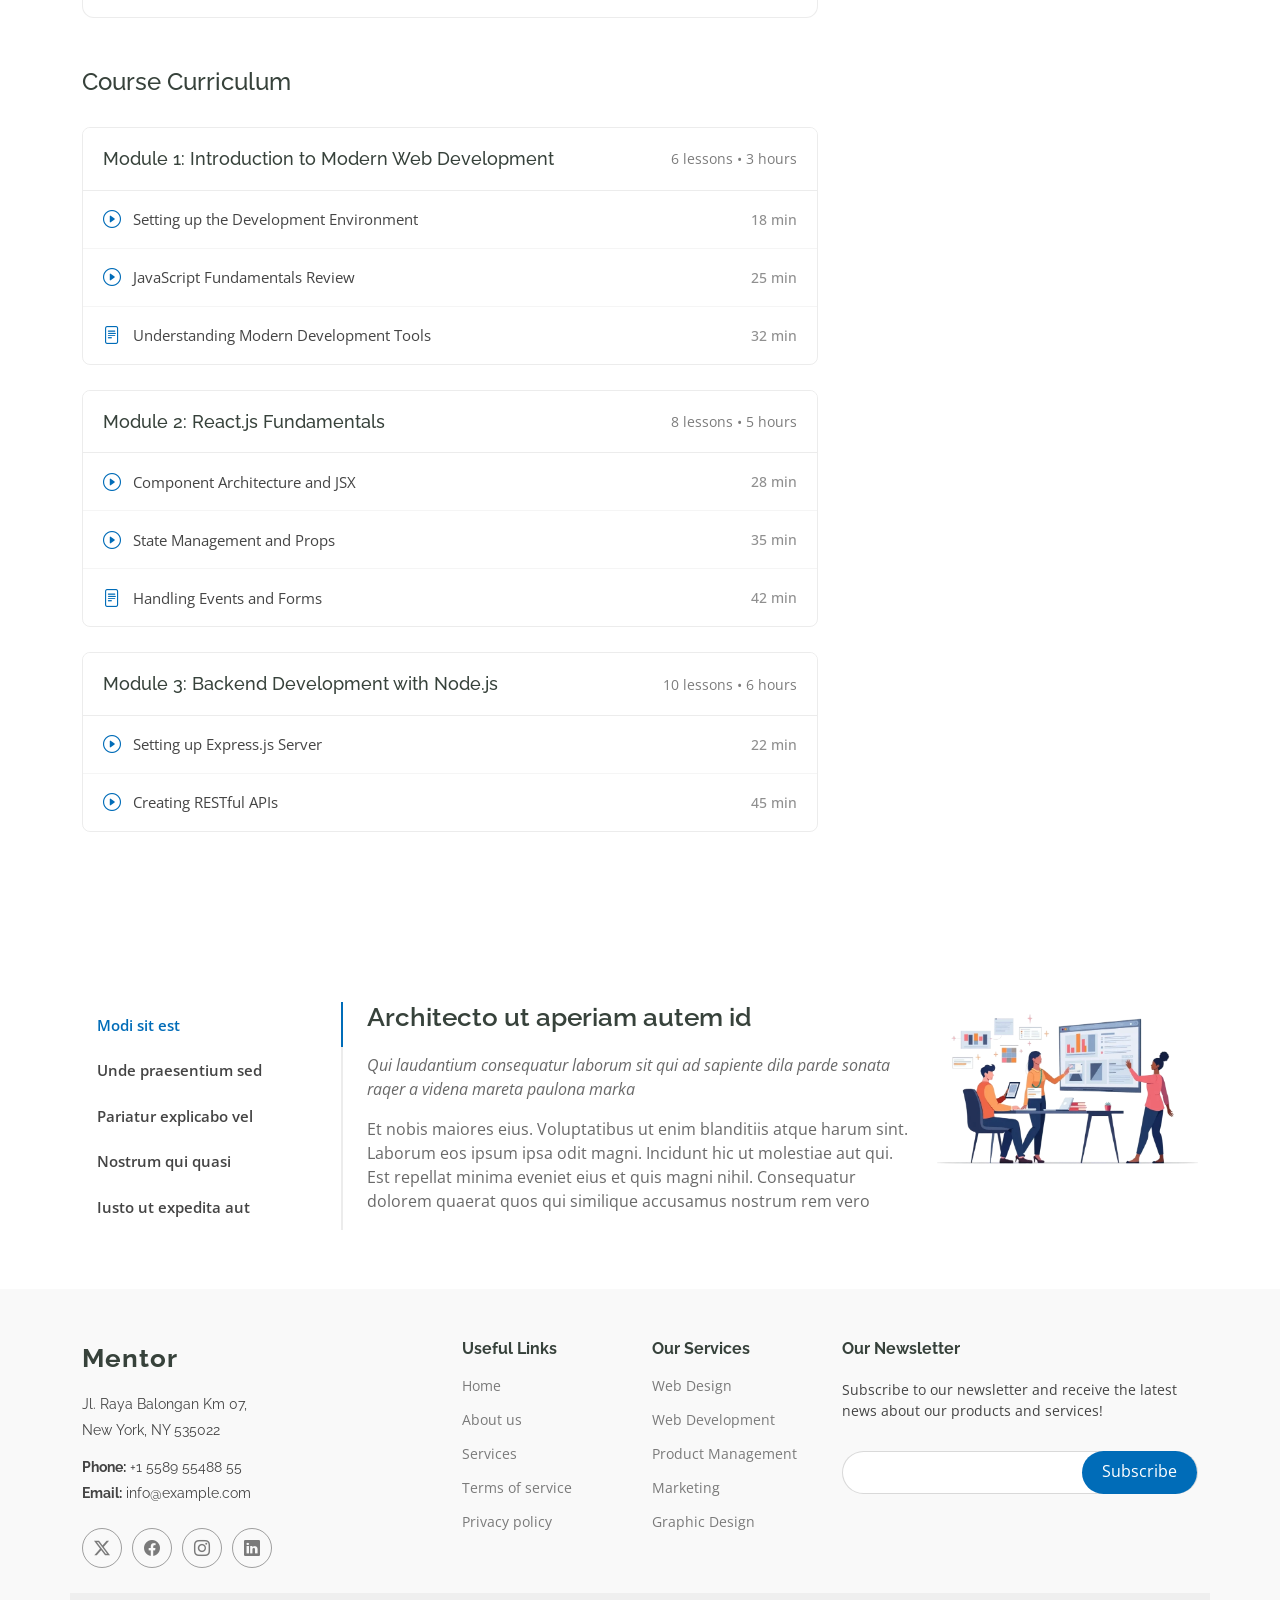
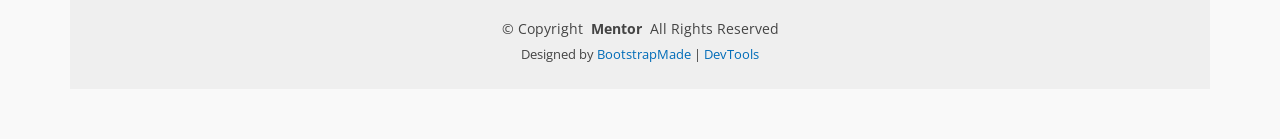
<file: course-details.html>
<!DOCTYPE html>
<html lang="en">

<head>
  <meta charset="utf-8">
  <meta content="width=device-width, initial-scale=1.0" name="viewport">
  <title>Course Details - Mentor Bootstrap Template</title>
  <meta name="description" content="">
  <meta name="keywords" content="">

  <!-- Favicons -->
  <link href="assets/img/favicon.png" rel="icon">
  <link href="assets/img/apple-touch-icon.png" rel="apple-touch-icon">

  <!-- Fonts -->
  <link href="https://fonts.googleapis.com" rel="preconnect">
  <link href="https://fonts.gstatic.com" rel="preconnect" crossorigin>
  <link href="https://fonts.googleapis.com/css2?family=Open+Sans:ital,wght@0,300;0,400;0,500;0,600;0,700;0,800;1,300;1,400;1,500;1,600;1,700;1,800&family=Poppins:ital,wght@0,100;0,200;0,300;0,400;0,500;0,600;0,700;0,800;0,900;1,100;1,200;1,300;1,400;1,500;1,600;1,700;1,800;1,900&family=Raleway:ital,wght@0,100;0,200;0,300;0,400;0,500;0,600;0,700;0,800;0,900;1,100;1,200;1,300;1,400;1,500;1,600;1,700;1,800;1,900&display=swap" rel="stylesheet">

  <!-- Vendor CSS Files -->
  <link href="assets/vendor/bootstrap/css/bootstrap.min.css" rel="stylesheet">
  <link href="assets/vendor/bootstrap-icons/bootstrap-icons.css" rel="stylesheet">
  <link href="assets/vendor/aos/aos.css" rel="stylesheet">
  <link href="assets/vendor/glightbox/css/glightbox.min.css" rel="stylesheet">
  <link href="assets/vendor/swiper/swiper-bundle.min.css" rel="stylesheet">

  <!-- Main CSS File -->
  <link href="assets/css/main.css" rel="stylesheet">

  <!-- =======================================================
  * Template Name: Mentor
  * Template URL: https://bootstrapmade.com/mentor-free-education-bootstrap-theme/
  * Updated: Jul 07 2025 with Bootstrap v5.3.7
  * Author: BootstrapMade.com
  * License: https://bootstrapmade.com/license/
  ======================================================== -->
</head>

<body class="course-details-page">

  <header id="header" class="header d-flex align-items-center sticky-top">
    <div class="container-fluid container-xl position-relative d-flex align-items-center">

      <a href="index.html" class="logo d-flex align-items-center me-auto">
        <!-- Uncomment the line below if you also wish to use an image logo -->
        <!-- <img src="assets/img/logo.webp" alt=""> -->
        <h1 class="sitename">Mentor</h1>
      </a>

      <nav id="navmenu" class="navmenu">
        <ul>
          <li><a href="index.html">Home<br></a></li>
          <li><a href="about.html">About</a></li>
          <li><a href="courses.html">Courses</a></li>
          <li><a href="trainers.html">Trainers</a></li>
          <li><a href="events.html">Events</a></li>
          <li><a href="pricing.html">Pricing</a></li>
          <li class="dropdown"><a href="#"><span>Dropdown</span> <i class="bi bi-chevron-down toggle-dropdown"></i></a>
            <ul>
              <li><a href="#">Dropdown 1</a></li>
              <li class="dropdown"><a href="#"><span>Deep Dropdown</span> <i class="bi bi-chevron-down toggle-dropdown"></i></a>
                <ul>
                  <li><a href="#">Deep Dropdown 1</a></li>
                  <li><a href="#">Deep Dropdown 2</a></li>
                  <li><a href="#">Deep Dropdown 3</a></li>
                  <li><a href="#">Deep Dropdown 4</a></li>
                  <li><a href="#">Deep Dropdown 5</a></li>
                </ul>
              </li>
              <li><a href="#">Dropdown 2</a></li>
              <li><a href="#">Dropdown 3</a></li>
              <li><a href="#">Dropdown 4</a></li>
            </ul>
          </li>
          <li><a href="contact.html">Contact</a></li>
        </ul>
        <i class="mobile-nav-toggle d-xl-none bi bi-list"></i>
      </nav>

      <a class="btn-getstarted" href="courses.html">Get Started</a>

    </div>
  </header>

  <main class="main">

    <!-- Page Title -->
    <div class="page-title" data-aos="fade">
      <div class="heading">
        <div class="container">
          <div class="row d-flex justify-content-center text-center">
            <div class="col-lg-8">
              <h1>Course Details</h1>
              <p class="mb-0">Odio et unde deleniti. Deserunt numquam exercitationem. Officiis quo odio sint voluptas consequatur ut a odio voluptatem. Sit dolorum debitis veritatis natus dolores. Quasi ratione sint. Sit quaerat ipsum dolorem.</p>
            </div>
          </div>
        </div>
      </div>
      <nav class="breadcrumbs">
        <div class="container">
          <ol>
            <li><a href="index.html">Home</a></li>
            <li class="current">Course Details</li>
          </ol>
        </div>
      </nav>
    </div><!-- End Page Title -->

    <!-- Course Details Section -->
    <section id="course-details" class="course-details section">

      <div class="container" data-aos="fade-up" data-aos-delay="100">

        <div class="row">
          <div class="col-lg-8">

            <!-- Course Header -->
            <div class="course-header" data-aos="fade-up" data-aos-delay="200">
              <div class="course-image">
                <img src="assets/img/course/course-details-1.webp" alt="Course Image" class="img-fluid">
              </div>
              <div class="course-meta">
                <div class="instructor">
                  <img src="assets/img/person/person-f-3.webp" alt="Instructor" class="instructor-avatar">
                  <div class="instructor-info">
                    <h6>Dr. Sarah Mitchell</h6>
                    <span>Computer Science Professor</span>
                  </div>
                </div>
                <div class="course-stats">
                  <div class="stat-item">
                    <i class="bi bi-people"></i>
                    <span>2,847 students</span>
                  </div>
                  <div class="stat-item">
                    <i class="bi bi-clock"></i>
                    <span>40 hours</span>
                  </div>
                  <div class="stat-item">
                    <i class="bi bi-calendar"></i>
                    <span>16 weeks</span>
                  </div>
                </div>
              </div>
            </div><!-- End Course Header -->

            <!-- Course Content -->
            <div class="course-content" data-aos="fade-up" data-aos-delay="300">
              <h2>Advanced Web Development Fundamentals</h2>

              <div class="course-description">
                <p>Lorem ipsum dolor sit amet, consectetur adipiscing elit. Sed do eiusmod tempor incididunt ut labore et dolore magna aliqua. Ut enim ad minim veniam, quis nostrud exercitation ullamco laboris nisi ut aliquip ex ea commodo consequat.</p>

                <p>Duis aute irure dolor in reprehenderit in voluptate velit esse cillum dolore eu fugiat nulla pariatur. Excepteur sint occaecat cupidatat non proident, sunt in culpa qui officia deserunt mollit anim id est laborum.</p>
              </div>

              <div class="what-you-learn">
                <h3>What You'll Learn</h3>
                <div class="row">
                  <div class="col-md-6">
                    <ul class="learn-list">
                      <li><i class="bi bi-check-circle"></i>Modern JavaScript fundamentals and ES6+ features</li>
                      <li><i class="bi bi-check-circle"></i>React.js component-based development</li>
                      <li><i class="bi bi-check-circle"></i>Node.js backend development essentials</li>
                      <li><i class="bi bi-check-circle"></i>Database design and MongoDB integration</li>
                    </ul>
                  </div>
                  <div class="col-md-6">
                    <ul class="learn-list">
                      <li><i class="bi bi-check-circle"></i>RESTful API development and testing</li>
                      <li><i class="bi bi-check-circle"></i>Authentication and security best practices</li>
                      <li><i class="bi bi-check-circle"></i>Deployment strategies and DevOps basics</li>
                      <li><i class="bi bi-check-circle"></i>Version control with Git and collaboration</li>
                    </ul>
                  </div>
                </div>
              </div>

            </div><!-- End Course Content -->

            <!-- Course Curriculum -->
            <div class="course-curriculum" data-aos="fade-up" data-aos-delay="400">
              <h3>Course Curriculum</h3>

              <div class="curriculum-section">
                <div class="section-header">
                  <h4>Module 1: Introduction to Modern Web Development</h4>
                  <span class="lessons-count">6 lessons • 3 hours</span>
                </div>
                <div class="lessons">
                  <div class="lesson-item">
                    <div class="lesson-info">
                      <i class="bi bi-play-circle"></i>
                      <span>Setting up the Development Environment</span>
                    </div>
                    <span class="lesson-duration">18 min</span>
                  </div>
                  <div class="lesson-item">
                    <div class="lesson-info">
                      <i class="bi bi-play-circle"></i>
                      <span>JavaScript Fundamentals Review</span>
                    </div>
                    <span class="lesson-duration">25 min</span>
                  </div>
                  <div class="lesson-item">
                    <div class="lesson-info">
                      <i class="bi bi-file-text"></i>
                      <span>Understanding Modern Development Tools</span>
                    </div>
                    <span class="lesson-duration">32 min</span>
                  </div>
                </div>
              </div>

              <div class="curriculum-section">
                <div class="section-header">
                  <h4>Module 2: React.js Fundamentals</h4>
                  <span class="lessons-count">8 lessons • 5 hours</span>
                </div>
                <div class="lessons">
                  <div class="lesson-item">
                    <div class="lesson-info">
                      <i class="bi bi-play-circle"></i>
                      <span>Component Architecture and JSX</span>
                    </div>
                    <span class="lesson-duration">28 min</span>
                  </div>
                  <div class="lesson-item">
                    <div class="lesson-info">
                      <i class="bi bi-play-circle"></i>
                      <span>State Management and Props</span>
                    </div>
                    <span class="lesson-duration">35 min</span>
                  </div>
                  <div class="lesson-item">
                    <div class="lesson-info">
                      <i class="bi bi-file-text"></i>
                      <span>Handling Events and Forms</span>
                    </div>
                    <span class="lesson-duration">42 min</span>
                  </div>
                </div>
              </div>

              <div class="curriculum-section">
                <div class="section-header">
                  <h4>Module 3: Backend Development with Node.js</h4>
                  <span class="lessons-count">10 lessons • 6 hours</span>
                </div>
                <div class="lessons">
                  <div class="lesson-item">
                    <div class="lesson-info">
                      <i class="bi bi-play-circle"></i>
                      <span>Setting up Express.js Server</span>
                    </div>
                    <span class="lesson-duration">22 min</span>
                  </div>
                  <div class="lesson-item">
                    <div class="lesson-info">
                      <i class="bi bi-play-circle"></i>
                      <span>Creating RESTful APIs</span>
                    </div>
                    <span class="lesson-duration">45 min</span>
                  </div>
                </div>
              </div>

            </div><!-- End Course Curriculum -->

          </div>

          <div class="col-lg-4">

            <!-- Course Sidebar -->
            <div class="course-sidebar" data-aos="fade-up" data-aos-delay="200">

              <!-- Pricing Card -->
              <div class="pricing-card">
                <div class="price">
                  <span class="currency">$</span>
                  <span class="amount">199</span>
                  <span class="period">/course</span>
                </div>
                <div class="original-price">$299</div>

                <div class="course-features">
                  <div class="feature">
                    <i class="bi bi-clock"></i>
                    <span>40 hours of content</span>
                  </div>
                  <div class="feature">
                    <i class="bi bi-trophy"></i>
                    <span>Certificate of completion</span>
                  </div>
                  <div class="feature">
                    <i class="bi bi-phone"></i>
                    <span>Mobile and desktop access</span>
                  </div>
                  <div class="feature">
                    <i class="bi bi-infinity"></i>
                    <span>Lifetime access</span>
                  </div>
                </div>

                <button class="btn-enroll">Enroll Now</button>
                <button class="btn-preview">Preview Course</button>
              </div><!-- End Pricing Card -->

              <!-- Course Info -->
              <div class="course-info-card">
                <h4>Course Information</h4>
                <div class="info-item">
                  <span class="label">Level:</span>
                  <span class="value">Intermediate</span>
                </div>
                <div class="info-item">
                  <span class="label">Students:</span>
                  <span class="value">2,847 enrolled</span>
                </div>
                <div class="info-item">
                  <span class="label">Language:</span>
                  <span class="value">English</span>
                </div>
                <div class="info-item">
                  <span class="label">Prerequisites:</span>
                  <span class="value">Basic HTML &amp; CSS</span>
                </div>
                <div class="info-item">
                  <span class="label">Last Updated:</span>
                  <span class="value">November 2024</span>
                </div>
              </div><!-- End Course Info -->

              <!-- Tags -->
              <div class="course-tags">
                <h4>Tags</h4>
                <div class="tags-list">
                  <span class="tag">Web Development</span>
                  <span class="tag">JavaScript</span>
                  <span class="tag">React</span>
                  <span class="tag">Node.js</span>
                  <span class="tag">Full Stack</span>
                  <span class="tag">Programming</span>
                </div>
              </div><!-- End Tags -->

            </div><!-- End Course Sidebar -->

          </div>

        </div>

      </div>

    </section><!-- /Course Details Section -->

    <!-- Tabs Section -->
    <section id="tabs" class="tabs section">

      <div class="container" data-aos="fade-up" data-aos-delay="100">

        <div class="row">
          <div class="col-lg-3">
            <ul class="nav nav-tabs flex-column">
              <li class="nav-item">
                <a class="nav-link active show" data-bs-toggle="tab" href="#tab-1">Modi sit est</a>
              </li>
              <li class="nav-item">
                <a class="nav-link" data-bs-toggle="tab" href="#tab-2">Unde praesentium sed</a>
              </li>
              <li class="nav-item">
                <a class="nav-link" data-bs-toggle="tab" href="#tab-3">Pariatur explicabo vel</a>
              </li>
              <li class="nav-item">
                <a class="nav-link" data-bs-toggle="tab" href="#tab-4">Nostrum qui quasi</a>
              </li>
              <li class="nav-item">
                <a class="nav-link" data-bs-toggle="tab" href="#tab-5">Iusto ut expedita aut</a>
              </li>
            </ul>
          </div>
          <div class="col-lg-9 mt-4 mt-lg-0">
            <div class="tab-content">
              <div class="tab-pane active show" id="tab-1">
                <div class="row">
                  <div class="col-lg-8 details order-2 order-lg-1">
                    <h3>Architecto ut aperiam autem id</h3>
                    <p class="fst-italic">Qui laudantium consequatur laborum sit qui ad sapiente dila parde sonata raqer a videna mareta paulona marka</p>
                    <p>Et nobis maiores eius. Voluptatibus ut enim blanditiis atque harum sint. Laborum eos ipsum ipsa odit magni. Incidunt hic ut molestiae aut qui. Est repellat minima eveniet eius et quis magni nihil. Consequatur dolorem quaerat quos qui similique accusamus nostrum rem vero</p>
                  </div>
                  <div class="col-lg-4 text-center order-1 order-lg-2">
                    <img src="assets/img/illustration/illustration-13.webp" alt="" class="img-fluid">
                  </div>
                </div>
              </div>
              <div class="tab-pane" id="tab-2">
                <div class="row">
                  <div class="col-lg-8 details order-2 order-lg-1">
                    <h3>Et blanditiis nemo veritatis excepturi</h3>
                    <p class="fst-italic">Qui laudantium consequatur laborum sit qui ad sapiente dila parde sonata raqer a videna mareta paulona marka</p>
                    <p>Ea ipsum voluptatem consequatur quis est. Illum error ullam omnis quia et reiciendis sunt sunt est. Non aliquid repellendus itaque accusamus eius et velit ipsa voluptates. Optio nesciunt eaque beatae accusamus lerode pakto madirna desera vafle de nideran pal</p>
                  </div>
                  <div class="col-lg-4 text-center order-1 order-lg-2">
                    <img src="assets/img/illustration/illustration-11.webp" alt="" class="img-fluid">
                  </div>
                </div>
              </div>
              <div class="tab-pane" id="tab-3">
                <div class="row">
                  <div class="col-lg-8 details order-2 order-lg-1">
                    <h3>Impedit facilis occaecati odio neque aperiam sit</h3>
                    <p class="fst-italic">Eos voluptatibus quo. Odio similique illum id quidem non enim fuga. Qui natus non sunt dicta dolor et. In asperiores velit quaerat perferendis aut</p>
                    <p>Iure officiis odit rerum. Harum sequi eum illum corrupti culpa veritatis quisquam. Neque necessitatibus illo rerum eum ut. Commodi ipsam minima molestiae sed laboriosam a iste odio. Earum odit nesciunt fugiat sit ullam. Soluta et harum voluptatem optio quae</p>
                  </div>
                  <div class="col-lg-4 text-center order-1 order-lg-2">
                    <img src="assets/img/illustration/illustration-14.webp" alt="" class="img-fluid">
                  </div>
                </div>
              </div>
              <div class="tab-pane" id="tab-4">
                <div class="row">
                  <div class="col-lg-8 details order-2 order-lg-1">
                    <h3>Fuga dolores inventore laboriosam ut est accusamus laboriosam dolore</h3>
                    <p class="fst-italic">Totam aperiam accusamus. Repellat consequuntur iure voluptas iure porro quis delectus</p>
                    <p>Eaque consequuntur consequuntur libero expedita in voluptas. Nostrum ipsam necessitatibus aliquam fugiat debitis quis velit. Eum ex maxime error in consequatur corporis atque. Eligendi asperiores sed qui veritatis aperiam quia a laborum inventore</p>
                  </div>
                  <div class="col-lg-4 text-center order-1 order-lg-2">
                    <img src="assets/img/illustration/illustration-12.webp" alt="" class="img-fluid">
                  </div>
                </div>
              </div>
              <div class="tab-pane" id="tab-5">
                <div class="row">
                  <div class="col-lg-8 details order-2 order-lg-1">
                    <h3>Est eveniet ipsam sindera pad rone matrelat sando reda</h3>
                    <p class="fst-italic">Omnis blanditiis saepe eos autem qui sunt debitis porro quia.</p>
                    <p>Exercitationem nostrum omnis. Ut reiciendis repudiandae minus. Omnis recusandae ut non quam ut quod eius qui. Ipsum quia odit vero atque qui quibusdam amet. Occaecati sed est sint aut vitae molestiae voluptate vel</p>
                  </div>
                  <div class="col-lg-4 text-center order-1 order-lg-2">
                    <img src="assets/img/illustration/illustration-10.webp" alt="" class="img-fluid">
                  </div>
                </div>
              </div>
            </div>
          </div>
        </div>

      </div>

    </section><!-- /Tabs Section -->

  </main>

  <footer id="footer" class="footer position-relative light-background">

    <div class="container footer-top">
      <div class="row gy-4">
        <div class="col-lg-4 col-md-6 footer-about">
          <a href="index.html" class="logo d-flex align-items-center">
            <span class="sitename">Mentor</span>
          </a>
          <div class="footer-contact pt-3">
            <p>Jl. Raya Balongan Km 07,</p>
            <p>New York, NY 535022</p>
            <p class="mt-3"><strong>Phone:</strong> <span>+1 5589 55488 55</span></p>
            <p><strong>Email:</strong> <span>info@example.com</span></p>
          </div>
          <div class="social-links d-flex mt-4">
            <a href=""><i class="bi bi-twitter-x"></i></a>
            <a href=""><i class="bi bi-facebook"></i></a>
            <a href=""><i class="bi bi-instagram"></i></a>
            <a href=""><i class="bi bi-linkedin"></i></a>
          </div>
        </div>

        <div class="col-lg-2 col-md-3 footer-links">
          <h4>Useful Links</h4>
          <ul>
            <li><a href="#">Home</a></li>
            <li><a href="#">About us</a></li>
            <li><a href="#">Services</a></li>
            <li><a href="#">Terms of service</a></li>
            <li><a href="#">Privacy policy</a></li>
          </ul>
        </div>

        <div class="col-lg-2 col-md-3 footer-links">
          <h4>Our Services</h4>
          <ul>
            <li><a href="#">Web Design</a></li>
            <li><a href="#">Web Development</a></li>
            <li><a href="#">Product Management</a></li>
            <li><a href="#">Marketing</a></li>
            <li><a href="#">Graphic Design</a></li>
          </ul>
        </div>

        <div class="col-lg-4 col-md-12 footer-newsletter">
          <h4>Our Newsletter</h4>
          <p>Subscribe to our newsletter and receive the latest news about our products and services!</p>
          <form action="forms/newsletter.php" method="post" class="php-email-form">
            <div class="newsletter-form"><input type="email" name="email"><input type="submit" value="Subscribe"></div>
            <div class="loading">Loading</div>
            <div class="error-message"></div>
            <div class="sent-message">Your subscription request has been sent. Thank you!</div>
          </form>
        </div>

      </div>
    </div>

    <div class="container copyright text-center mt-4">
      <p>© <span>Copyright</span> <strong class="px-1 sitename">Mentor</strong> <span>All Rights Reserved</span></p>
      <div class="credits">
        <!-- All the links in the footer should remain intact. -->
        <!-- You can delete the links only if you've purchased the pro version. -->
        <!-- Licensing information: https://bootstrapmade.com/license/ -->
        <!-- Purchase the pro version with working PHP/AJAX contact form: [buy-url] -->
        Designed by <a href="https://bootstrapmade.com/">BootstrapMade</a> | <a href="https://bootstrapmade.com/tools/">DevTools</a>
      </div>
    </div>

  </footer>

  <!-- Scroll Top -->
  <a href="#" id="scroll-top" class="scroll-top d-flex align-items-center justify-content-center"><i class="bi bi-arrow-up-short"></i></a>

  <!-- Preloader -->
  <div id="preloader"></div>

  <!-- Vendor JS Files -->
  <script src="assets/vendor/bootstrap/js/bootstrap.bundle.min.js"></script>
  <script src="assets/vendor/php-email-form/validate.js"></script>
  <script src="assets/vendor/aos/aos.js"></script>
  <script src="assets/vendor/glightbox/js/glightbox.min.js"></script>
  <script src="assets/vendor/purecounter/purecounter_vanilla.js"></script>
  <script src="assets/vendor/swiper/swiper-bundle.min.js"></script>

  <!-- Main JS File -->
  <script src="assets/js/main.js"></script>

</body>

</html>
</file>
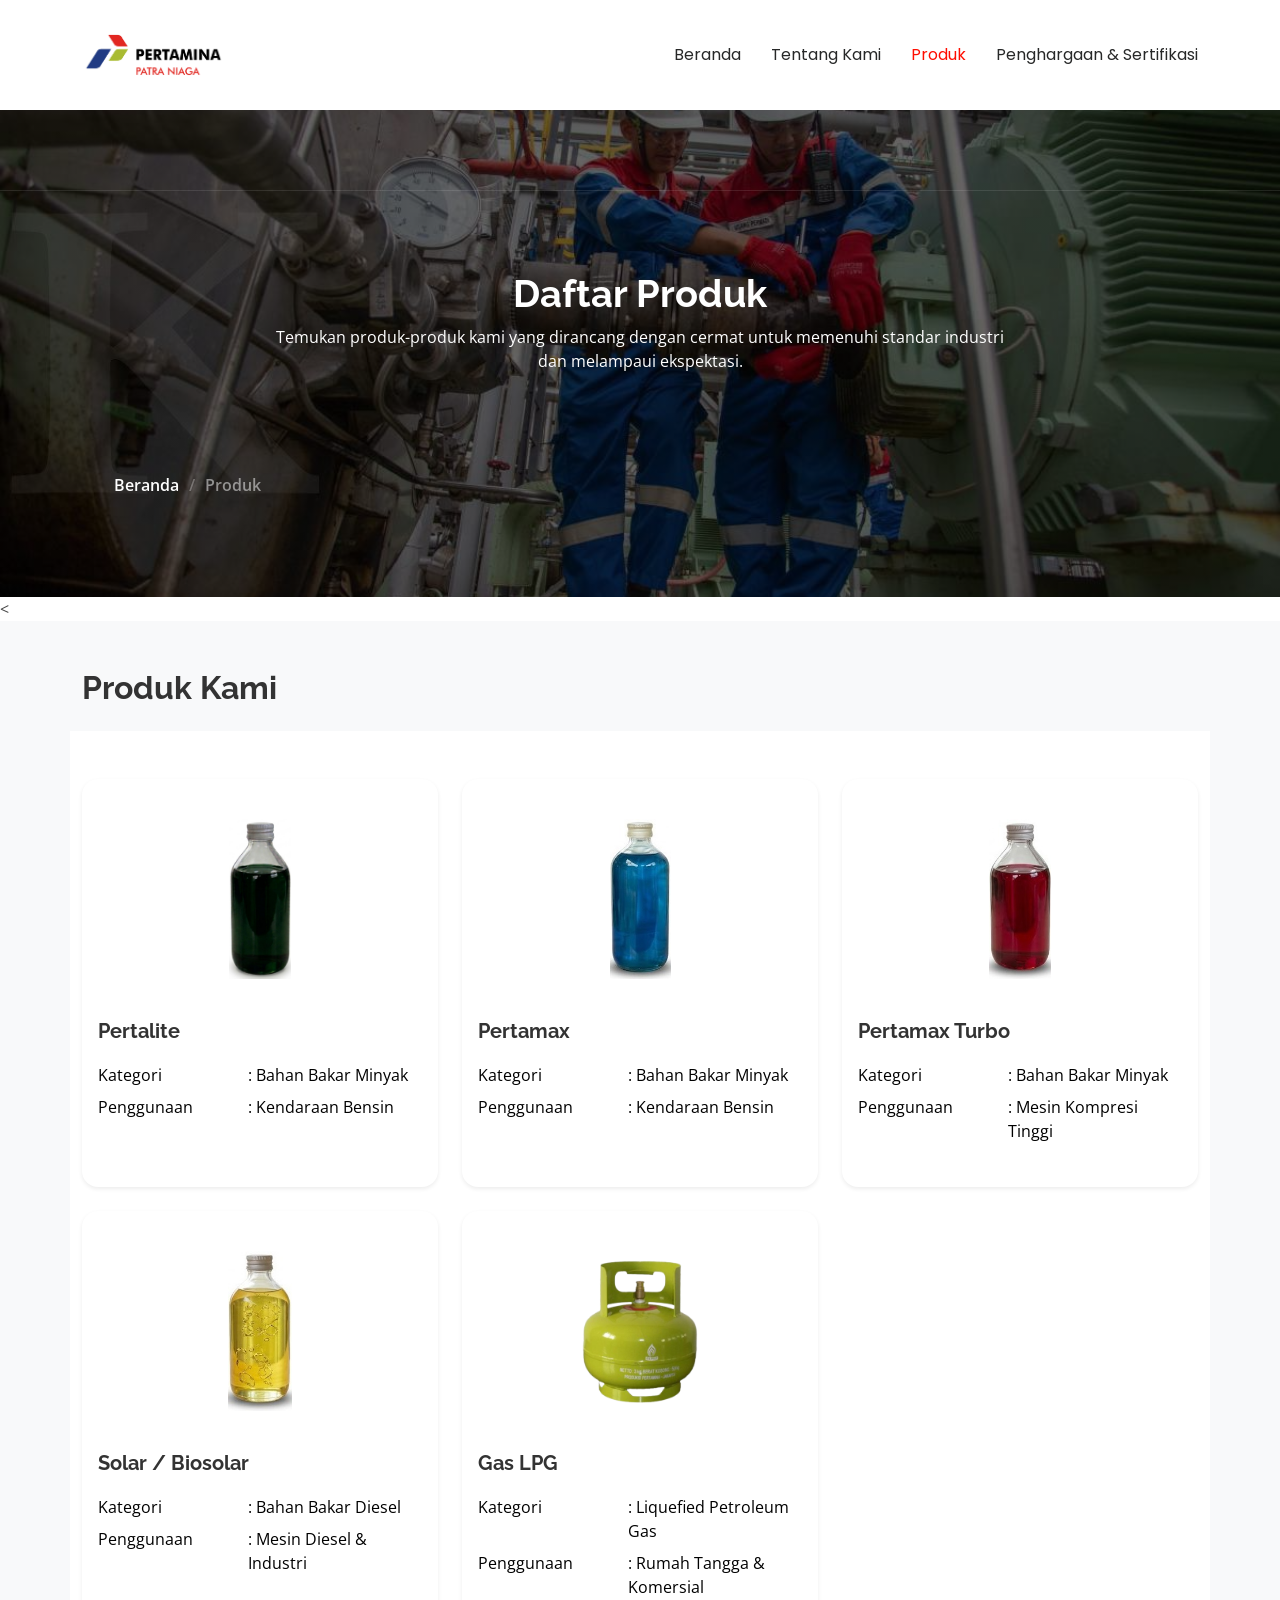
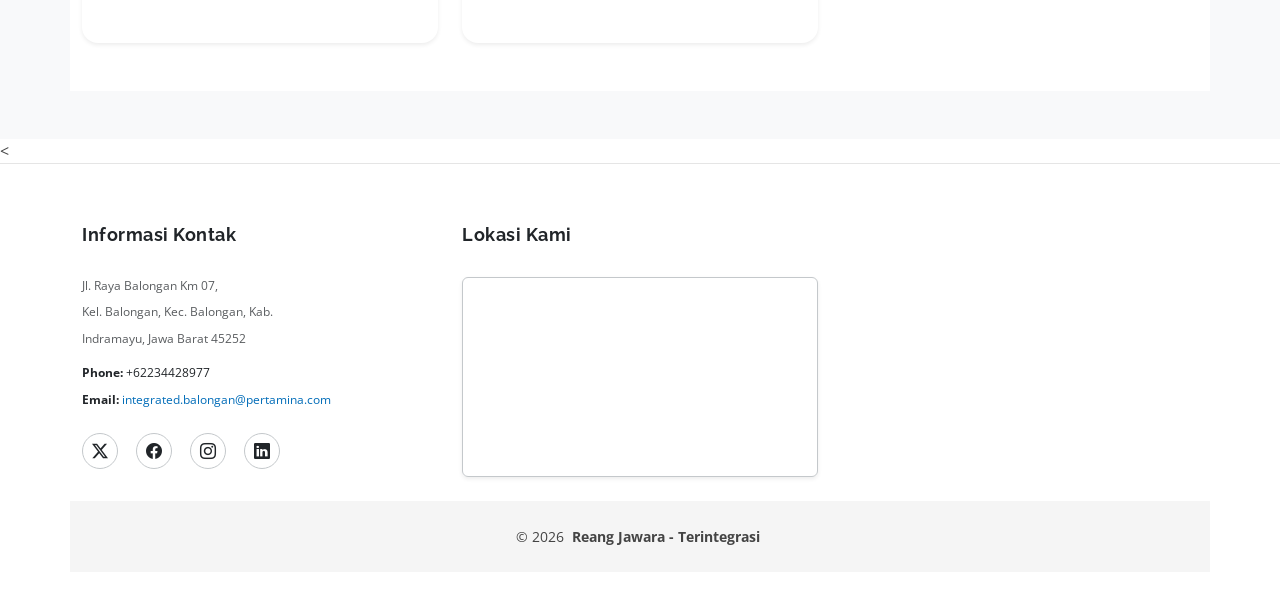
<file: courses.html>
<!DOCTYPE html>
<html lang="en">

<head>
  <meta charset="utf-8">
  <meta content="width=device-width, initial-scale=1.0" name="viewport">
  <title>Reang Jawara - Terminal Balongan Terintegrasi</title>
  <meta name="description" content="">
  <meta name="keywords" content="">

  <!-- Favicons -->
  <link href="assets/img/logo pertamina patra niaga.png" rel="icon">
  <link href="assets/img/logo pertamina patra niaga.png" rel="apple-touch-icon">

  <!-- Fonts -->
  <link href="https://fonts.googleapis.com" rel="preconnect">
  <link href="https://fonts.gstatic.com" rel="preconnect" crossorigin>
  <link href="https://fonts.googleapis.com/css2?family=Open+Sans:ital,wght@0,300;0,400;0,500;0,600;0,700;0,800;1,300;1,400;1,500;1,600;1,700;1,800&family=Poppins:ital,wght@0,100;0,200;0,300;0,400;0,500;0,600;0,700;0,800;0,900;1,100;1,200;1,300;1,400;1,500;1,600;1,700;1,800;1,900&family=Raleway:ital,wght@0,100;0,200;0,300;0,400;0,500;0,600;0,700;0,800;0,900;1,100;1,200;1,300;1,400;1,500;1,600;1,700;1,800;1,900&display=swap" rel="stylesheet">

  <!-- Vendor CSS Files -->
  <link href="assets/vendor/bootstrap/css/bootstrap.min.css" rel="stylesheet">
  <link href="assets/vendor/bootstrap-icons/bootstrap-icons.css" rel="stylesheet">
  <link href="assets/vendor/aos/aos.css" rel="stylesheet">
  <link href="assets/vendor/glightbox/css/glightbox.min.css" rel="stylesheet">
  <link href="assets/vendor/swiper/swiper-bundle.min.css" rel="stylesheet">

  <!-- Main CSS File -->
  <link href="assets/css/main.css" rel="stylesheet">

  <!-- =======================================================
  * Template Name: Mentor
  * Template URL: https://bootstrapmade.com/mentor-free-education-bootstrap-theme/
  * Updated: Jul 07 2025 with Bootstrap v5.3.7
  * Author: BootstrapMade.com
  * License: https://bootstrapmade.com/license/
  ======================================================== -->
</head>

<body class="courses-page">

  <header id="header" class="header d-flex align-items-center sticky-top">
  <div class="container-fluid container-xl position-relative d-flex align-items-center">

    <div class="logo d-flex align-items-center me-auto">
      <img src="assets/img/logo pertamina patra niaga.png" alt="Logo Pertamina Patra Niaga" style="max-height: 80px;">
    </div>

      <nav id="navmenu" class="navmenu">
        <ul>
          <li><a href="index.html">Beranda<br></a></li>
          <li><a href="about.html">Tentang Kami</a></li>
          <li><a href="courses.html"class="active">Produk</a></li>
          <li><a href="trainers.html">Penghargaan & Sertifikasi</a></li>
         </ul>
        <i class="mobile-nav-toggle d-xl-none bi bi-list"></i>
      </nav>
    </div>
  </header>

  <main class="main">

    <!-- Page Title -->
   <!-- Page Title dengan Background Gambar -->
<div class="page-title" data-aos="fade" style="background: linear-gradient(rgba(0, 0, 0, 0.6), rgba(0, 0, 0, 0.6)), url('assets/img/cover produk.jpg') center/cover no-repeat; padding: 80px 0; color: #fff;">
  <div class="heading">
    <div class="container">
      <div class="row d-flex justify-content-center text-center">
        <div class="col-lg-8">
          <h1 class="text-white">Daftar Produk<br></h1>
          <p class="mb-0 text-white">Temukan produk-produk kami yang dirancang dengan cermat untuk memenuhi standar industri dan melampaui ekspektasi.</p>
        </div>
      </div>
    </div>
  </div>
  <nav class="breadcrumbs" style="background: transparent;">
    <div class="container">
      <ol>
        <li><a href="index.html" class="text-white">Beranda</a></li>
        <li class="current text-white-50">Produk</li>
      </ol>
    </div>
  </nav>
</div><!-- End Page Title --><!-- End Page Title -->

    <<!-- Products Section -->
<section id="products" class="section py-5 bg-light">
  <div class="container" data-aos="fade-up">

    <!-- Section Title -->
    <div class="d-flex justify-content-between align-items-center mb-4">
      <h2 class="fw-bold mb-0" style="color: #333;">Produk Kami</h2>
    </div>

    <!-- Product Grid -->
    <div class="row gy-4">

      

<section class="section py-5">
  <div class="container">
    <div class="row g-4">

<!-- Product 2: Pertalite -->
      <div class="col-lg-4 col-md-6 d-flex align-items-stretch">
        <div class="card w-100 border-0 shadow-sm rounded-4 p-3 d-flex flex-column justify-content-between">
          <div>
            <div class="text-center py-4 bg-white rounded-3 mb-3">
              <img src="assets/img/pertalite.jpeg" class="img-fluid product-img" alt="Pertalite" style="max-height: 160px; object-fit: contain;" onclick="openImageModal('assets/img/pertalite.jpeg')">
            </div>
            <h4 class="fw-bold fs-5 mb-3" style="color: #333;">Pertalite</h4>
            <table class="table table-borderless table-sm fs-7 text-muted mb-4">
              <tbody>
                <tr>
                  <td class="ps-0" style="width: 45%;">Kategori</td>
                  <td class="pe-0">: Bahan Bakar Minyak</td>
                </tr>
                <tr>
                  <td class="ps-0">Penggunaan</td>
                  <td class="pe-0">: Kendaraan Bensin</td>
                </tr>
              </tbody>
            </table>
          </div>
        </div>
      </div>

      <!-- Product 2: Pertamax -->
      <div class="col-lg-4 col-md-6 d-flex align-items-stretch">
        <div class="card w-100 border-0 shadow-sm rounded-4 p-3 d-flex flex-column justify-content-between">
          <div>
            <div class="text-center py-4 bg-white rounded-3 mb-3">
              <img src="assets/img/pertamax.jpeg" class="img-fluid product-img" alt="Pertamax" style="max-height: 160px; object-fit: contain;" onclick="openImageModal('assets/img/pertamax.jpeg')">
            </div>
            <h4 class="fw-bold fs-5 mb-3" style="color: #333;">Pertamax</h4>
            <table class="table table-borderless table-sm fs-7 text-muted mb-4">
              <tbody>
                <tr>
                  <td class="ps-0" style="width: 45%;">Kategori</td>
                  <td class="pe-0">: Bahan Bakar Minyak</td>
                </tr>
                <tr>
                  <td class="ps-0">Penggunaan</td>
                  <td class="pe-0">: Kendaraan Bensin</td>
                </tr>
              </tbody>
            </table>
          </div>
        </div>
      </div>

      <!-- Product 3: Pertamax Turbo -->
      <div class="col-lg-4 col-md-6 d-flex align-items-stretch">
        <div class="card w-100 border-0 shadow-sm rounded-4 p-3 d-flex flex-column justify-content-between">
          <div>
            <div class="text-center py-4 bg-white rounded-3 mb-3">
              <img src="assets/img/pertamax turbo.jpeg" class="img-fluid product-img" alt="Pertamax Turbo" style="max-height: 160px; object-fit: contain;" onclick="openImageModal('assets/img/pertamax turbo.png')">
            </div>
            <h4 class="fw-bold fs-5 mb-3" style="color: #333;">Pertamax Turbo</h4>
            <table class="table table-borderless table-sm fs-7 text-muted mb-4">
              <tbody>
                <tr>
                  <td class="ps-0" style="width: 45%;">Kategori</td>
                  <td class="pe-0">: Bahan Bakar Minyak</td>
                </tr>
                <tr>
                  <td class="ps-0">Penggunaan</td>
                  <td class="pe-0">: Mesin Kompresi Tinggi</td>
                </tr>
              </tbody>
            </table>
          </div>
        </div>
      </div>

      <!-- Product 4: Solar/Biosolar -->
      <div class="col-lg-4 col-md-6 d-flex align-items-stretch">
        <div class="card w-100 border-0 shadow-sm rounded-4 p-3 d-flex flex-column justify-content-between">
          <div>
            <div class="text-center py-4 bg-white rounded-3 mb-3">
              <img src="assets/img/solar.jpeg" class="img-fluid product-img" alt="Solar/Biosolar" style="max-height: 160px; object-fit: contain;" onclick="openImageModal('assets/img/biosolar.jpeg')">
            </div>
            <h4 class="fw-bold fs-5 mb-3" style="color: #333;">Solar / Biosolar</h4>
            <table class="table table-borderless table-sm fs-7 text-muted mb-4">
              <tbody>
                <tr>
                  <td class="ps-0" style="width: 45%;">Kategori</td>
                  <td class="pe-0">: Bahan Bakar Diesel</td>
                </tr>
                <tr>
                  <td class="ps-0">Penggunaan</td>
                  <td class="pe-0">: Mesin Diesel & Industri</td>
                </tr>
              </tbody>
            </table>
          </div>
        </div>
      </div>

      <!-- Product 6: Gas LPG -->
      <div class="col-lg-4 col-md-6 d-flex align-items-stretch">
        <div class="card w-100 border-0 shadow-sm rounded-4 p-3 d-flex flex-column justify-content-between">
          <div>
            <div class="text-center py-4 bg-white rounded-3 mb-3">
              <img src="assets/img/gas lpg.png" class="img-fluid product-img" alt="Gas LPG" style="max-height: 160px; object-fit: contain;" onclick="openImageModal('assets/img/gas lpg.png')">
            </div>
            <h4 class="fw-bold fs-5 mb-3" style="color: #333;">Gas LPG</h4>
            <table class="table table-borderless table-sm fs-7 text-muted mb-4">
              <tbody>
                <tr>
                  <td class="ps-0" style="width: 45%;">Kategori</td>
                  <td class="pe-0">: Liquefied Petroleum Gas</td>
                </tr>
                <tr>
                  <td class="ps-0">Penggunaan</td>
                  <td class="pe-0">: Rumah Tangga & Komersial</td>
                </tr>
              </tbody>
            </table>
          </div>
        </div>
      </div>

    </div>
  </div>
</section>


<!-- Tambahkan CSS agar kursor berubah menjadi pointer dan ada efek zoom halus saat disentuh -->
<style>
  .product-img {
    cursor: pointer;
    transition: transform 0.3s ease;
  }
  .product-img:hover {
    transform: scale(1.05);
  }
</style>


  </div>
</section>


        </div>

      </div>

    </section><!-- /Courses Section -->

  </main>


    </footer>
<!-- ======= Footer Tunggal yang Bersih & Rapi ======= -->
<<!-- ======= Footer Tunggal 3 Kolom dengan Link Sosial Media Asli ======= -->
<footer id="footer" class="footer" style="background-color: #ffffff; color: #444444; padding: 60px 0 30px 0; border-top: 1px solid #e5e5e5;">
  <div class="container">
    <div class="row gy-4">
      
      <!-- Kolom 1: Informasi Kontak & Sosial Media -->
      <div class="col-lg-4 col-md-6 footer-info">
        <h4 style="color: #212529; font-size: 1.1rem; font-weight: 700; letter-spacing: 0.5px; margin-bottom: 20px;">Informasi Kontak</h4>
        
        <p class="text-muted small mb-2">Jl. Raya Balongan Km 07,</p>
        <p class="text-muted small mb-2">Kel. Balongan, Kec. Balongan, Kab.</p>
        <p class="text-muted small mb-3">Indramayu, Jawa Barat 45252</p>
        
        <p class="text-dark small mb-2"><strong>Phone:</strong> +62234428977</p>
        <p class="text-dark small mb-4">
  <strong>Email:</strong> 
  <a href="mailto:integrated.balongan@pertamina.com?subject=Pesan%20dan%20Pertanyaan%20-%20Website%20Pertamina%20Balongan&body=Yth.%20Tim%20Pertamina%20RU%20VI%20Balongan,%0A%0ADengan%20hormat,%0A%0ASaya%20menghubungi%20pihak%20Pertamina%20RU%20VI%20Balongan%20untuk%20menyampaikan%20pertanyaan%20atau%20informasi%20terkait%20kegiatan,%20layanan,%20maupun%20produk%20Pertamina.%0A%0AAdapun%20hal%20yang%20ingin%20saya%20sampaikan%20adalah%20sebagai%20berikut:%0A%0A[Silakan%20tuliskan%20pesan%20atau%20pertanyaan%20Anda%20di%20sini]%0A%0ADemikian%20pesan%20ini%20saya%20sampaikan.%20Atas%20perhatian%20dan%20respons%20yang%20diberikan,%20saya%20mengucapkan%20terima%20kasih.%0A%0AHormat%20saya,%0A[Nama%20Pengirim]%0A[Nomor%20Telepon]%0A[Alamat%20Email]" 
     onclick="openEmail(event)">
    integrated.balongan@pertamina.com
  </a>
</p>

<script>
function openEmail(event) {
  // Deteksi jika pengguna membuka melalui HP/Tablet
  const isMobile = /Android|webOS|iPhone|iPad|iPod|BlackBerry|IEMobile|Opera Mini/i.test(navigator.userAgent);
  
  if (!isMobile) {
    // Jika di Laptop/PC, hentikan mailto dan buka Web Gmail di tab baru
    event.preventDefault();
    const to = "integrated.balongan@pertamina.com";
    const subject = encodeURIComponent("Pesan dan Pertanyaan - Website Pertamina Balongan");
    const body = encodeURIComponent("Yth. Tim Pertamina RU VI Balongan,\n\nDengan hormat,\n\nSaya menghubungi pihak Pertamina RU VI Balongan untuk menyampaikan pertanyaan atau informasi terkait kegiatan, layanan, maupun produk Pertamina.\n\nAdapun hal yang ingin saya sampaikan adalah sebagai berikut:\n\n[Silakan tuliskan pesan atau pertanyaan Anda di sini]\n\nDemikian pesan ini saya sampaikan. Atas perhatian dan respons yang diberikan, saya mengucapkan terima kasih.\n\nHormat saya,\n[Nama Pengirim]\n[Nomor Telepon]\n[Alamat Email]");
    
    const gmailUrl = `https://mail.google.com/mail/?view=cm&fs=1&to=${to}&su=${subject}&body=${body}`;
    window.open(gmailUrl, '_blank');
  }
  // Jika di HP, browser akan otomatis menjalankan link mailto bawaan
}
</script>
        
        <!-- Ikon Sosial Media Bulat dengan Link Asli -->
        <div class="social-links d-flex gap-2">
          <!-- Twitter / X Resmi Pertamina -->
          <a href="https://twitter.com/Pertamina" target="_blank" title="Twitter Pertamina" class="d-flex align-items-center justify-content-center text-dark rounded-circle border border-secondary-subtle" style="width: 36px; height: 36px; background: #ffffff;"><i class="bi bi-twitter-x"></i></a>
          
          <!-- Facebook Resmi Pertamina RU VI Balongan -->
          <a href="https://www.facebook.com/pertamina" target="_blank" title="Facebook Pertamina RU VI" class="d-flex align-items-center justify-content-center text-dark rounded-circle border border-secondary-subtle" style="width: 36px; height: 36px; background: #ffffff;"><i class="bi bi-facebook"></i></a>
          
          <!-- Instagram Resmi Pertamina RU VI Balongan -->
          <a href="https://www.instagram.com/pertamina_ru6?rpxt=bHRnaTBoOHUwYjhy" target="_blank" title="Instagram Pertamina RU6" class="d-flex align-items-center justify-content-center text-dark rounded-circle border border-secondary-subtle" style="width: 36px; height: 36px; background: #ffffff;"><i class="bi bi-instagram"></i></a>
          
          <!-- LinkedIn Resmi Pertamina -->
          <a href="https://www.linkedin.com/company/pertamina/" target="_blank" title="LinkedIn Pertamina" class="d-flex align-items-center justify-content-center text-dark rounded-circle border border-secondary-subtle" style="width: 36px; height: 36px; background: #ffffff;"><i class="bi bi-linkedin"></i></a>
        </div>
      </div>

     

      <!-- Kolom 3: Google Maps Interaktif -->
      <div class="col-lg-4 col-md-12 footer-maps">
        <h4 style="color: #212529; font-size: 1.1rem; font-weight: 700; letter-spacing: 0.5px; margin-bottom: 20px;">Lokasi Kami</h4>
        <div class="map-container rounded overflow-hidden shadow-sm border border-secondary-subtle" style="height: 200px;">
         <iframe 
           src="https://www.google.com/maps/embed?pb=!1m18!1m12!1m3!1d3768.902608833591!2d108.38770887475194!3d-6.382118093608254!2m3!1f0!2f0!3f0!3m2!1i1024!2i768!4f13.1!3m3!1m2!1s0x2e6ebfa49e45f627%3A0xb98dcc72b9d40edd!2sPertamina%20RU%20VI%20Balongan!5e1!3m2!1sid!2sid!4v1793287066577!5m2!1sid!2sid" width="600" height="450" style="border:0;" allowfullscreen="" loading="lazy" referrerpolicy="strict-origin-when-cross-origin"></iframe>
            width="100%" 
            height="100%" 
            style="border:0;" 
            allowfullscreen="" 
            loading="lazy" 
            referrerpolicy="no-referrer-when-downgrade">
          </iframe>
        </div>
      </div>

    </div>


    </div>

    <div class="container copyright text-center mt-4">
      <p>&copy; 2026 <strong class="px-1 sitename">Reang Jawara - Terintegrasi</strong></p>
      
    </div>

  </footer>




  <!-- Scroll Top -->
  <a href="#" id="scroll-top" class="scroll-top d-flex align-items-center justify-content-center"><i class="bi bi-arrow-up-short"></i></a>

  <!-- Preloader -->
  <div id="preloader"></div>

  <!-- Vendor JS Files -->
  <script src="assets/vendor/bootstrap/js/bootstrap.bundle.min.js"></script>
  <script src="assets/vendor/php-email-form/validate.js"></script>
  <script src="assets/vendor/aos/aos.js"></script>
  <script src="assets/vendor/glightbox/js/glightbox.min.js"></script>
  <script src="assets/vendor/purecounter/purecounter_vanilla.js"></script>
  <script src="assets/vendor/swiper/swiper-bundle.min.js"></script>

  <!-- Main JS File -->
  <script src="assets/js/main.js"></script>

</body>

</html>
</file>
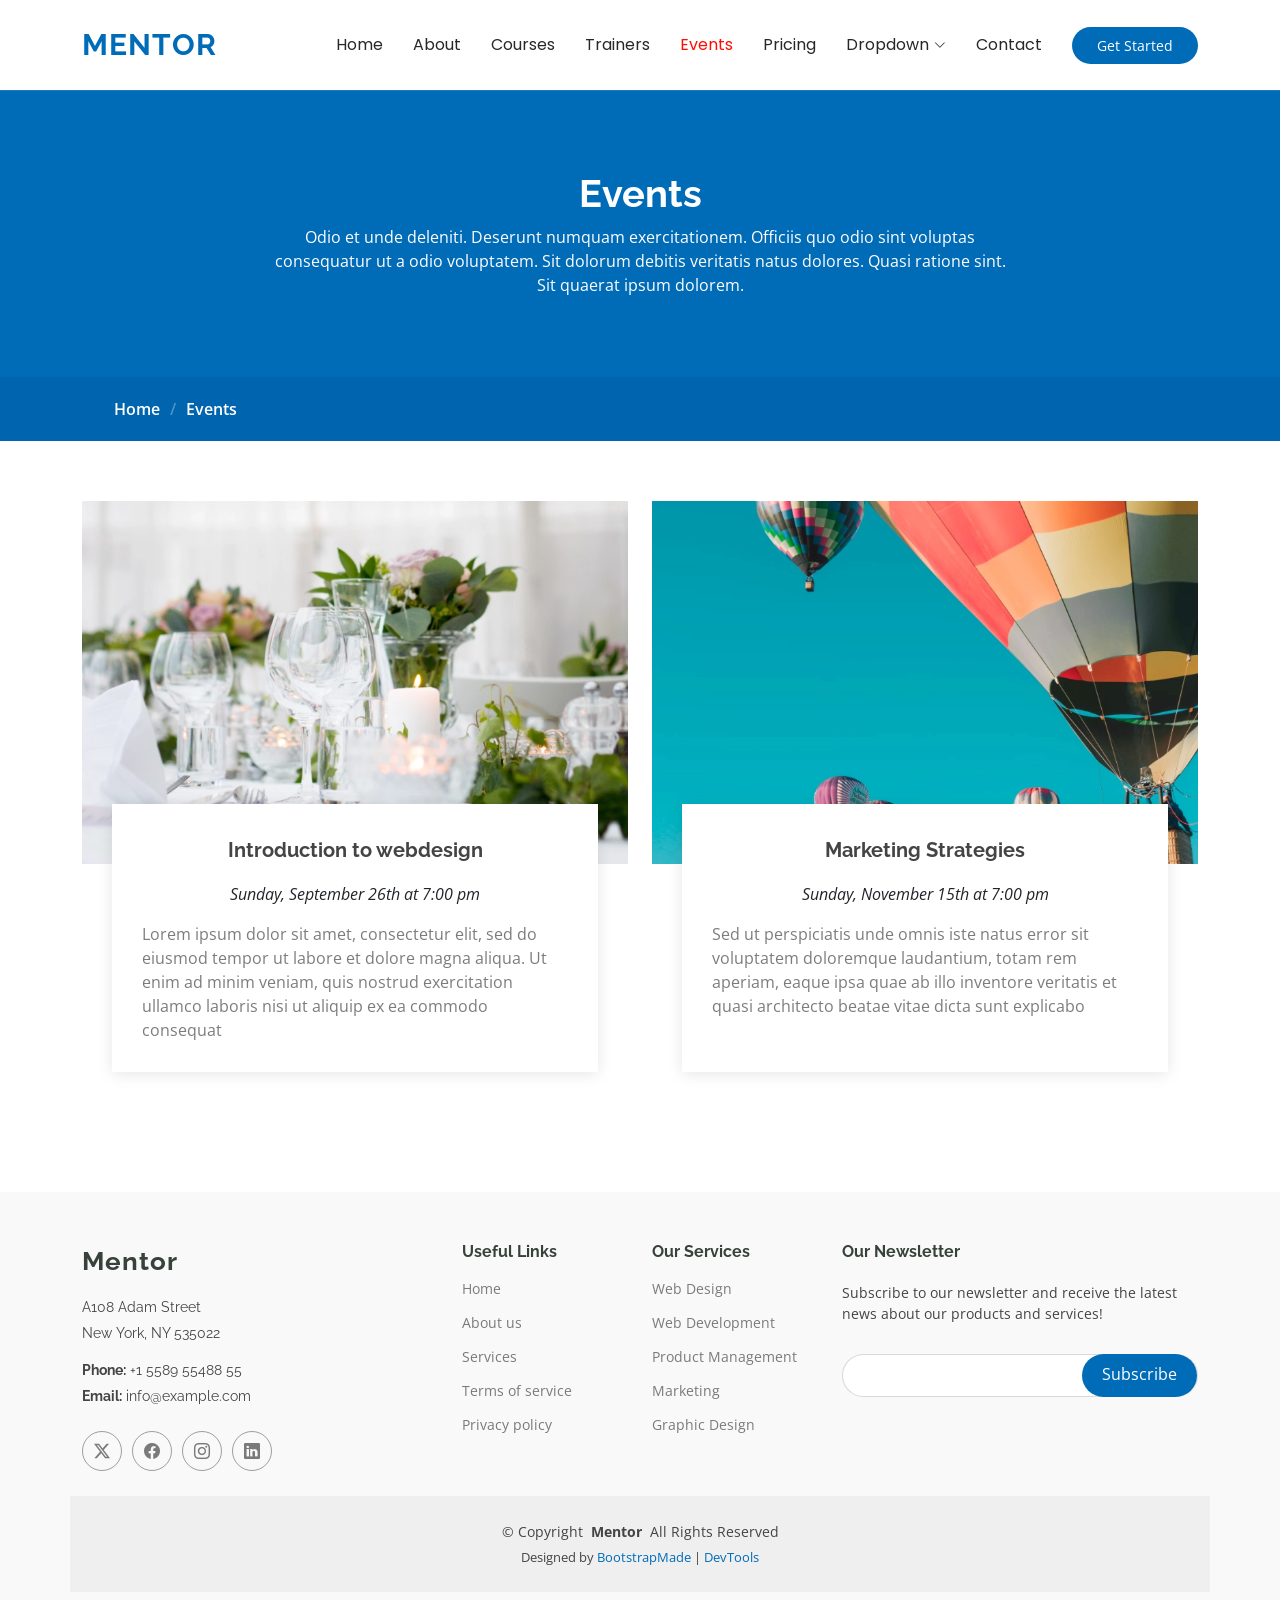
<file: events.html>
<!DOCTYPE html>
<html lang="en">

<head>
  <meta charset="utf-8">
  <meta content="width=device-width, initial-scale=1.0" name="viewport">
  <title>Events - Mentor Bootstrap Template</title>
  <meta name="description" content="">
  <meta name="keywords" content="">

  <!-- Favicons -->
  <link href="assets/img/favicon.png" rel="icon">
  <link href="assets/img/apple-touch-icon.png" rel="apple-touch-icon">

  <!-- Fonts -->
  <link href="https://fonts.googleapis.com" rel="preconnect">
  <link href="https://fonts.gstatic.com" rel="preconnect" crossorigin>
  <link href="https://fonts.googleapis.com/css2?family=Open+Sans:ital,wght@0,300;0,400;0,500;0,600;0,700;0,800;1,300;1,400;1,500;1,600;1,700;1,800&family=Poppins:ital,wght@0,100;0,200;0,300;0,400;0,500;0,600;0,700;0,800;0,900;1,100;1,200;1,300;1,400;1,500;1,600;1,700;1,800;1,900&family=Raleway:ital,wght@0,100;0,200;0,300;0,400;0,500;0,600;0,700;0,800;0,900;1,100;1,200;1,300;1,400;1,500;1,600;1,700;1,800;1,900&display=swap" rel="stylesheet">

  <!-- Vendor CSS Files -->
  <link href="assets/vendor/bootstrap/css/bootstrap.min.css" rel="stylesheet">
  <link href="assets/vendor/bootstrap-icons/bootstrap-icons.css" rel="stylesheet">
  <link href="assets/vendor/aos/aos.css" rel="stylesheet">
  <link href="assets/vendor/glightbox/css/glightbox.min.css" rel="stylesheet">
  <link href="assets/vendor/swiper/swiper-bundle.min.css" rel="stylesheet">

  <!-- Main CSS File -->
  <link href="assets/css/main.css" rel="stylesheet">

  <!-- =======================================================
  * Template Name: Mentor
  * Template URL: https://bootstrapmade.com/mentor-free-education-bootstrap-theme/
  * Updated: Jul 07 2025 with Bootstrap v5.3.7
  * Author: BootstrapMade.com
  * License: https://bootstrapmade.com/license/
  ======================================================== -->
</head>

<body class="events-page">

  <header id="header" class="header d-flex align-items-center sticky-top">
    <div class="container-fluid container-xl position-relative d-flex align-items-center">

      <a href="index.html" class="logo d-flex align-items-center me-auto">
        <!-- Uncomment the line below if you also wish to use an image logo -->
        <!-- <img src="assets/img/logo.webp" alt=""> -->
        <h1 class="sitename">Mentor</h1>
      </a>

      <nav id="navmenu" class="navmenu">
        <ul>
          <li><a href="index.html">Home<br></a></li>
          <li><a href="about.html">About</a></li>
          <li><a href="courses.html">Courses</a></li>
          <li><a href="trainers.html">Trainers</a></li>
          <li><a href="events.html" class="active">Events</a></li>
          <li><a href="pricing.html">Pricing</a></li>
          <li class="dropdown"><a href="#"><span>Dropdown</span> <i class="bi bi-chevron-down toggle-dropdown"></i></a>
            <ul>
              <li><a href="#">Dropdown 1</a></li>
              <li class="dropdown"><a href="#"><span>Deep Dropdown</span> <i class="bi bi-chevron-down toggle-dropdown"></i></a>
                <ul>
                  <li><a href="#">Deep Dropdown 1</a></li>
                  <li><a href="#">Deep Dropdown 2</a></li>
                  <li><a href="#">Deep Dropdown 3</a></li>
                  <li><a href="#">Deep Dropdown 4</a></li>
                  <li><a href="#">Deep Dropdown 5</a></li>
                </ul>
              </li>
              <li><a href="#">Dropdown 2</a></li>
              <li><a href="#">Dropdown 3</a></li>
              <li><a href="#">Dropdown 4</a></li>
            </ul>
          </li>
          <li><a href="contact.html">Contact</a></li>
        </ul>
        <i class="mobile-nav-toggle d-xl-none bi bi-list"></i>
      </nav>

      <a class="btn-getstarted" href="courses.html">Get Started</a>

    </div>
  </header>

  <main class="main">

    <!-- Page Title -->
    <div class="page-title" data-aos="fade">
      <div class="heading">
        <div class="container">
          <div class="row d-flex justify-content-center text-center">
            <div class="col-lg-8">
              <h1>Events</h1>
              <p class="mb-0">Odio et unde deleniti. Deserunt numquam exercitationem. Officiis quo odio sint voluptas consequatur ut a odio voluptatem. Sit dolorum debitis veritatis natus dolores. Quasi ratione sint. Sit quaerat ipsum dolorem.</p>
            </div>
          </div>
        </div>
      </div>
      <nav class="breadcrumbs">
        <div class="container">
          <ol>
            <li><a href="index.html">Home</a></li>
            <li class="current">Events</li>
          </ol>
        </div>
      </nav>
    </div><!-- End Page Title -->

    <!-- Events Section -->
    <section id="events" class="events section">

      <div class="container" data-aos="fade-up">

        <div class="row">
          <div class="col-md-6 d-flex align-items-stretch">
            <div class="card">
              <div class="card-img">
                <img src="assets/img/event/event-item-1.webp" alt="...">
              </div>
              <div class="card-body">
                <h5 class="card-title"><a href="">Introduction to webdesign</a></h5>
                <p class="fst-italic text-center">Sunday, September 26th at 7:00 pm</p>
                <p class="card-text">Lorem ipsum dolor sit amet, consectetur elit, sed do eiusmod tempor ut labore et dolore magna aliqua. Ut enim ad minim veniam, quis nostrud exercitation ullamco laboris nisi ut aliquip ex ea commodo consequat</p>
              </div>
            </div>
          </div>
          <div class="col-md-6 d-flex align-items-stretch">
            <div class="card">
              <div class="card-img">
                <img src="assets/img/event/event-item-2.webp" alt="...">
              </div>
              <div class="card-body">
                <h5 class="card-title"><a href="">Marketing Strategies</a></h5>
                <p class="fst-italic text-center">Sunday, November 15th at 7:00 pm</p>
                <p class="card-text">Sed ut perspiciatis unde omnis iste natus error sit voluptatem doloremque laudantium, totam rem aperiam, eaque ipsa quae ab illo inventore veritatis et quasi architecto beatae vitae dicta sunt explicabo</p>
              </div>
            </div>

          </div>
        </div>

      </div>

    </section><!-- /Events Section -->

  </main>

  <footer id="footer" class="footer position-relative light-background">

    <div class="container footer-top">
      <div class="row gy-4">
        <div class="col-lg-4 col-md-6 footer-about">
          <a href="index.html" class="logo d-flex align-items-center">
            <span class="sitename">Mentor</span>
          </a>
          <div class="footer-contact pt-3">
            <p>A108 Adam Street</p>
            <p>New York, NY 535022</p>
            <p class="mt-3"><strong>Phone:</strong> <span>+1 5589 55488 55</span></p>
            <p><strong>Email:</strong> <span>info@example.com</span></p>
          </div>
          <div class="social-links d-flex mt-4">
            <a href=""><i class="bi bi-twitter-x"></i></a>
            <a href=""><i class="bi bi-facebook"></i></a>
            <a href=""><i class="bi bi-instagram"></i></a>
            <a href=""><i class="bi bi-linkedin"></i></a>
          </div>
        </div>

        <div class="col-lg-2 col-md-3 footer-links">
          <h4>Useful Links</h4>
          <ul>
            <li><a href="#">Home</a></li>
            <li><a href="#">About us</a></li>
            <li><a href="#">Services</a></li>
            <li><a href="#">Terms of service</a></li>
            <li><a href="#">Privacy policy</a></li>
          </ul>
        </div>

        <div class="col-lg-2 col-md-3 footer-links">
          <h4>Our Services</h4>
          <ul>
            <li><a href="#">Web Design</a></li>
            <li><a href="#">Web Development</a></li>
            <li><a href="#">Product Management</a></li>
            <li><a href="#">Marketing</a></li>
            <li><a href="#">Graphic Design</a></li>
          </ul>
        </div>

        <div class="col-lg-4 col-md-12 footer-newsletter">
          <h4>Our Newsletter</h4>
          <p>Subscribe to our newsletter and receive the latest news about our products and services!</p>
          <form action="forms/newsletter.php" method="post" class="php-email-form">
            <div class="newsletter-form"><input type="email" name="email"><input type="submit" value="Subscribe"></div>
            <div class="loading">Loading</div>
            <div class="error-message"></div>
            <div class="sent-message">Your subscription request has been sent. Thank you!</div>
          </form>
        </div>

      </div>
    </div>

    <div class="container copyright text-center mt-4">
      <p>© <span>Copyright</span> <strong class="px-1 sitename">Mentor</strong> <span>All Rights Reserved</span></p>
      <div class="credits">
        <!-- All the links in the footer should remain intact. -->
        <!-- You can delete the links only if you've purchased the pro version. -->
        <!-- Licensing information: https://bootstrapmade.com/license/ -->
        <!-- Purchase the pro version with working PHP/AJAX contact form: [buy-url] -->
        Designed by <a href="https://bootstrapmade.com/">BootstrapMade</a> | <a href="https://bootstrapmade.com/tools/">DevTools</a>
      </div>
    </div>

  </footer>

  <!-- Scroll Top -->
  <a href="#" id="scroll-top" class="scroll-top d-flex align-items-center justify-content-center"><i class="bi bi-arrow-up-short"></i></a>

  <!-- Preloader -->
  <div id="preloader"></div>

  <!-- Vendor JS Files -->
  <script src="assets/vendor/bootstrap/js/bootstrap.bundle.min.js"></script>
  <script src="assets/vendor/php-email-form/validate.js"></script>
  <script src="assets/vendor/aos/aos.js"></script>
  <script src="assets/vendor/glightbox/js/glightbox.min.js"></script>
  <script src="assets/vendor/purecounter/purecounter_vanilla.js"></script>
  <script src="assets/vendor/swiper/swiper-bundle.min.js"></script>

  <!-- Main JS File -->
  <script src="assets/js/main.js"></script>

</body>

</html>
</file>
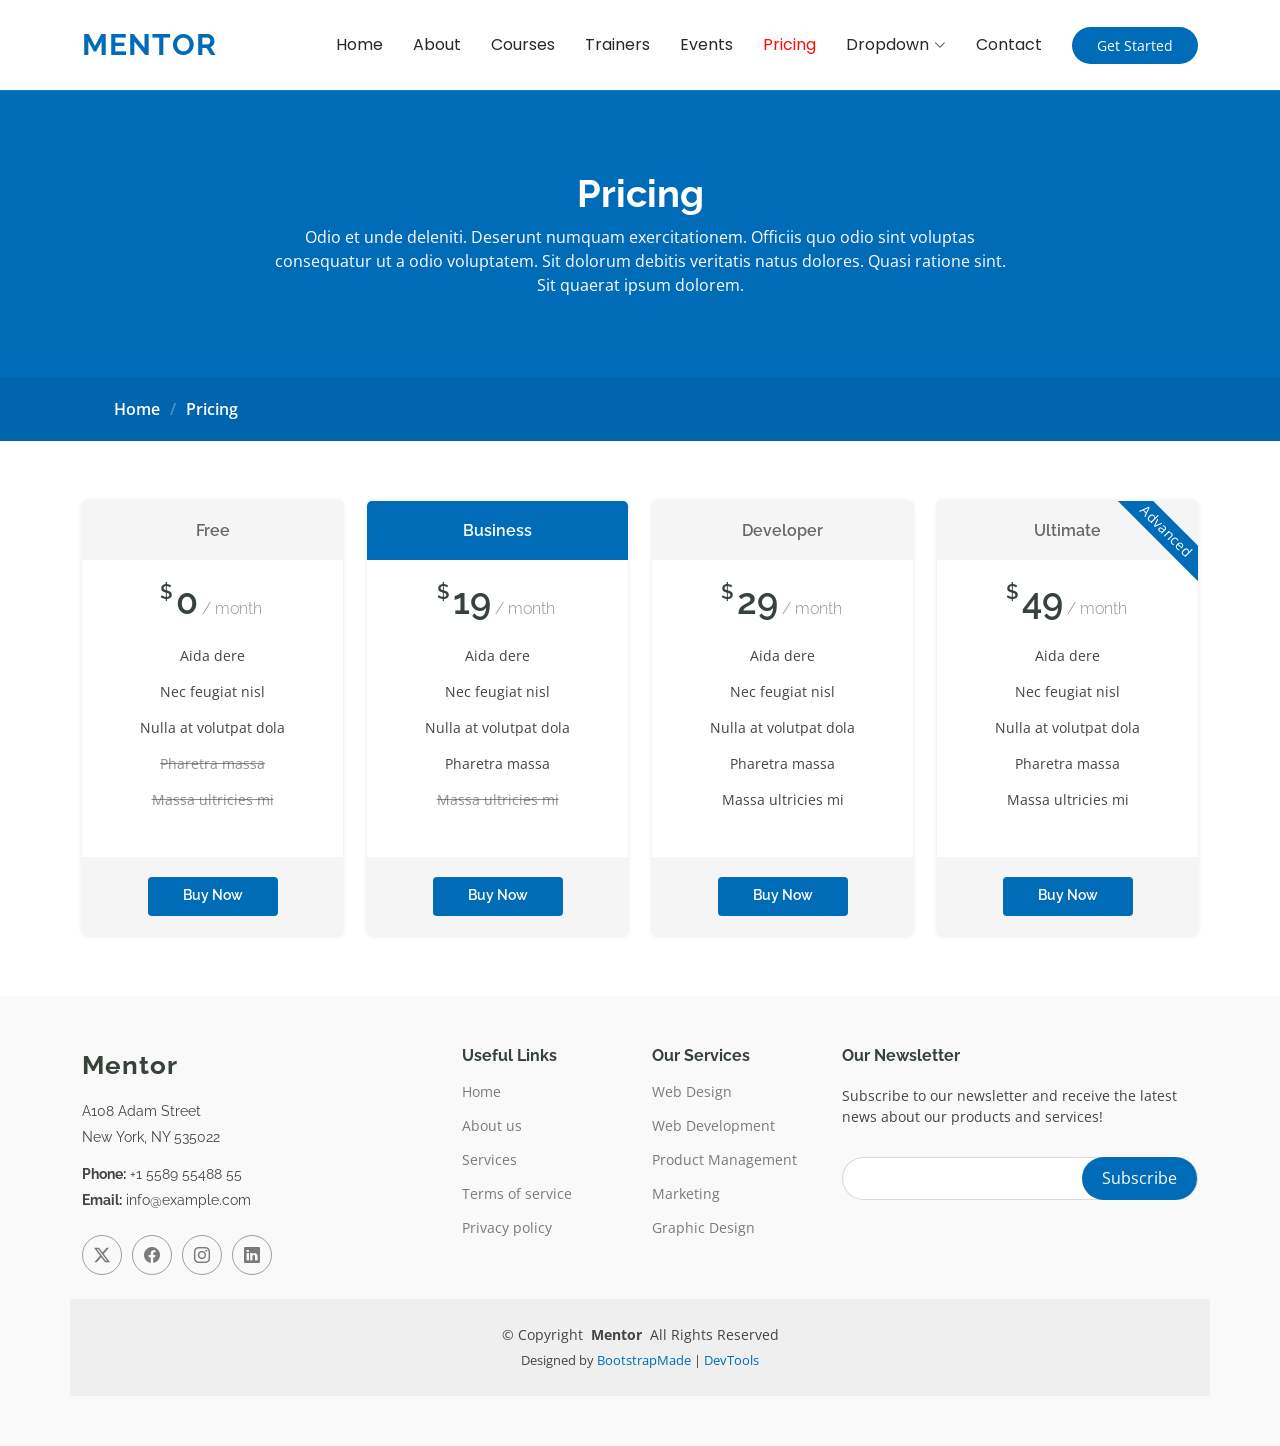
<file: pricing.html>
<!DOCTYPE html>
<html lang="en">

<head>
  <meta charset="utf-8">
  <meta content="width=device-width, initial-scale=1.0" name="viewport">
  <title>Pricing - Mentor Bootstrap Template</title>
  <meta name="description" content="">
  <meta name="keywords" content="">

  <!-- Favicons -->
  <link href="assets/img/favicon.png" rel="icon">
  <link href="assets/img/apple-touch-icon.png" rel="apple-touch-icon">

  <!-- Fonts -->
  <link href="https://fonts.googleapis.com" rel="preconnect">
  <link href="https://fonts.gstatic.com" rel="preconnect" crossorigin>
  <link href="https://fonts.googleapis.com/css2?family=Open+Sans:ital,wght@0,300;0,400;0,500;0,600;0,700;0,800;1,300;1,400;1,500;1,600;1,700;1,800&family=Poppins:ital,wght@0,100;0,200;0,300;0,400;0,500;0,600;0,700;0,800;0,900;1,100;1,200;1,300;1,400;1,500;1,600;1,700;1,800;1,900&family=Raleway:ital,wght@0,100;0,200;0,300;0,400;0,500;0,600;0,700;0,800;0,900;1,100;1,200;1,300;1,400;1,500;1,600;1,700;1,800;1,900&display=swap" rel="stylesheet">

  <!-- Vendor CSS Files -->
  <link href="assets/vendor/bootstrap/css/bootstrap.min.css" rel="stylesheet">
  <link href="assets/vendor/bootstrap-icons/bootstrap-icons.css" rel="stylesheet">
  <link href="assets/vendor/aos/aos.css" rel="stylesheet">
  <link href="assets/vendor/glightbox/css/glightbox.min.css" rel="stylesheet">
  <link href="assets/vendor/swiper/swiper-bundle.min.css" rel="stylesheet">

  <!-- Main CSS File -->
  <link href="assets/css/main.css" rel="stylesheet">

  <!-- =======================================================
  * Template Name: Mentor
  * Template URL: https://bootstrapmade.com/mentor-free-education-bootstrap-theme/
  * Updated: Jul 07 2025 with Bootstrap v5.3.7
  * Author: BootstrapMade.com
  * License: https://bootstrapmade.com/license/
  ======================================================== -->
</head>

<body class="pricing-page">

  <header id="header" class="header d-flex align-items-center sticky-top">
    <div class="container-fluid container-xl position-relative d-flex align-items-center">

      <a href="index.html" class="logo d-flex align-items-center me-auto">
        <!-- Uncomment the line below if you also wish to use an image logo -->
        <!-- <img src="assets/img/logo.webp" alt=""> -->
        <h1 class="sitename">Mentor</h1>
      </a>

      <nav id="navmenu" class="navmenu">
        <ul>
          <li><a href="index.html">Home<br></a></li>
          <li><a href="about.html">About</a></li>
          <li><a href="courses.html">Courses</a></li>
          <li><a href="trainers.html">Trainers</a></li>
          <li><a href="events.html">Events</a></li>
          <li><a href="pricing.html" class="active">Pricing</a></li>
          <li class="dropdown"><a href="#"><span>Dropdown</span> <i class="bi bi-chevron-down toggle-dropdown"></i></a>
            <ul>
              <li><a href="#">Dropdown 1</a></li>
              <li class="dropdown"><a href="#"><span>Deep Dropdown</span> <i class="bi bi-chevron-down toggle-dropdown"></i></a>
                <ul>
                  <li><a href="#">Deep Dropdown 1</a></li>
                  <li><a href="#">Deep Dropdown 2</a></li>
                  <li><a href="#">Deep Dropdown 3</a></li>
                  <li><a href="#">Deep Dropdown 4</a></li>
                  <li><a href="#">Deep Dropdown 5</a></li>
                </ul>
              </li>
              <li><a href="#">Dropdown 2</a></li>
              <li><a href="#">Dropdown 3</a></li>
              <li><a href="#">Dropdown 4</a></li>
            </ul>
          </li>
          <li><a href="contact.html">Contact</a></li>
        </ul>
        <i class="mobile-nav-toggle d-xl-none bi bi-list"></i>
      </nav>

      <a class="btn-getstarted" href="courses.html">Get Started</a>

    </div>
  </header>

  <main class="main">

    <!-- Page Title -->
    <div class="page-title" data-aos="fade">
      <div class="heading">
        <div class="container">
          <div class="row d-flex justify-content-center text-center">
            <div class="col-lg-8">
              <h1>Pricing</h1>
              <p class="mb-0">Odio et unde deleniti. Deserunt numquam exercitationem. Officiis quo odio sint voluptas consequatur ut a odio voluptatem. Sit dolorum debitis veritatis natus dolores. Quasi ratione sint. Sit quaerat ipsum dolorem.</p>
            </div>
          </div>
        </div>
      </div>
      <nav class="breadcrumbs">
        <div class="container">
          <ol>
            <li><a href="index.html">Home</a></li>
            <li class="current">Pricing</li>
          </ol>
        </div>
      </nav>
    </div><!-- End Page Title -->

    <!-- Pricing Section -->
    <section id="pricing" class="pricing section">

      <div class="container">

        <div class="row gy-3">

          <div class="col-xl-3 col-lg-6" data-aos="fade-up" data-aos-delay="100">
            <div class="pricing-item">
              <h3>Free</h3>
              <h4><sup>$</sup>0<span> / month</span></h4>
              <ul>
                <li>Aida dere</li>
                <li>Nec feugiat nisl</li>
                <li>Nulla at volutpat dola</li>
                <li class="na">Pharetra massa</li>
                <li class="na">Massa ultricies mi</li>
              </ul>
              <div class="btn-wrap">
                <a href="#" class="btn-buy">Buy Now</a>
              </div>
            </div>
          </div><!-- End Pricing Item -->

          <div class="col-xl-3 col-lg-6" data-aos="fade-up" data-aos-delay="200">
            <div class="pricing-item featured">
              <h3>Business</h3>
              <h4><sup>$</sup>19<span> / month</span></h4>
              <ul>
                <li>Aida dere</li>
                <li>Nec feugiat nisl</li>
                <li>Nulla at volutpat dola</li>
                <li>Pharetra massa</li>
                <li class="na">Massa ultricies mi</li>
              </ul>
              <div class="btn-wrap">
                <a href="#" class="btn-buy">Buy Now</a>
              </div>
            </div>
          </div><!-- End Pricing Item -->

          <div class="col-xl-3 col-lg-6" data-aos="fade-up" data-aos-delay="400">
            <div class="pricing-item">
              <h3>Developer</h3>
              <h4><sup>$</sup>29<span> / month</span></h4>
              <ul>
                <li>Aida dere</li>
                <li>Nec feugiat nisl</li>
                <li>Nulla at volutpat dola</li>
                <li>Pharetra massa</li>
                <li>Massa ultricies mi</li>
              </ul>
              <div class="btn-wrap">
                <a href="#" class="btn-buy">Buy Now</a>
              </div>
            </div>
          </div><!-- End Pricing Item -->

          <div class="col-xl-3 col-lg-6" data-aos="fade-up" data-aos-delay="400">
            <div class="pricing-item">
              <span class="advanced">Advanced</span>
              <h3>Ultimate</h3>
              <h4><sup>$</sup>49<span> / month</span></h4>
              <ul>
                <li>Aida dere</li>
                <li>Nec feugiat nisl</li>
                <li>Nulla at volutpat dola</li>
                <li>Pharetra massa</li>
                <li>Massa ultricies mi</li>
              </ul>
              <div class="btn-wrap">
                <a href="#" class="btn-buy">Buy Now</a>
              </div>
            </div>
          </div><!-- End Pricing Item -->

        </div>

      </div>

    </section><!-- /Pricing Section -->

  </main>

  <footer id="footer" class="footer position-relative light-background">

    <div class="container footer-top">
      <div class="row gy-4">
        <div class="col-lg-4 col-md-6 footer-about">
          <a href="index.html" class="logo d-flex align-items-center">
            <span class="sitename">Mentor</span>
          </a>
          <div class="footer-contact pt-3">
            <p>A108 Adam Street</p>
            <p>New York, NY 535022</p>
            <p class="mt-3"><strong>Phone:</strong> <span>+1 5589 55488 55</span></p>
            <p><strong>Email:</strong> <span>info@example.com</span></p>
          </div>
          <div class="social-links d-flex mt-4">
            <a href=""><i class="bi bi-twitter-x"></i></a>
            <a href=""><i class="bi bi-facebook"></i></a>
            <a href=""><i class="bi bi-instagram"></i></a>
            <a href=""><i class="bi bi-linkedin"></i></a>
          </div>
        </div>

        <div class="col-lg-2 col-md-3 footer-links">
          <h4>Useful Links</h4>
          <ul>
            <li><a href="#">Home</a></li>
            <li><a href="#">About us</a></li>
            <li><a href="#">Services</a></li>
            <li><a href="#">Terms of service</a></li>
            <li><a href="#">Privacy policy</a></li>
          </ul>
        </div>

        <div class="col-lg-2 col-md-3 footer-links">
          <h4>Our Services</h4>
          <ul>
            <li><a href="#">Web Design</a></li>
            <li><a href="#">Web Development</a></li>
            <li><a href="#">Product Management</a></li>
            <li><a href="#">Marketing</a></li>
            <li><a href="#">Graphic Design</a></li>
          </ul>
        </div>

        <div class="col-lg-4 col-md-12 footer-newsletter">
          <h4>Our Newsletter</h4>
          <p>Subscribe to our newsletter and receive the latest news about our products and services!</p>
          <form action="forms/newsletter.php" method="post" class="php-email-form">
            <div class="newsletter-form"><input type="email" name="email"><input type="submit" value="Subscribe"></div>
            <div class="loading">Loading</div>
            <div class="error-message"></div>
            <div class="sent-message">Your subscription request has been sent. Thank you!</div>
          </form>
        </div>

      </div>
    </div>

    <div class="container copyright text-center mt-4">
      <p>© <span>Copyright</span> <strong class="px-1 sitename">Mentor</strong> <span>All Rights Reserved</span></p>
      <div class="credits">
        <!-- All the links in the footer should remain intact. -->
        <!-- You can delete the links only if you've purchased the pro version. -->
        <!-- Licensing information: https://bootstrapmade.com/license/ -->
        <!-- Purchase the pro version with working PHP/AJAX contact form: [buy-url] -->
        Designed by <a href="https://bootstrapmade.com/">BootstrapMade</a> | <a href="https://bootstrapmade.com/tools/">DevTools</a>
      </div>
    </div>

  </footer>

  <!-- Scroll Top -->
  <a href="#" id="scroll-top" class="scroll-top d-flex align-items-center justify-content-center"><i class="bi bi-arrow-up-short"></i></a>

  <!-- Preloader -->
  <div id="preloader"></div>

  <!-- Vendor JS Files -->
  <script src="assets/vendor/bootstrap/js/bootstrap.bundle.min.js"></script>
  <script src="assets/vendor/php-email-form/validate.js"></script>
  <script src="assets/vendor/aos/aos.js"></script>
  <script src="assets/vendor/glightbox/js/glightbox.min.js"></script>
  <script src="assets/vendor/purecounter/purecounter_vanilla.js"></script>
  <script src="assets/vendor/swiper/swiper-bundle.min.js"></script>

  <!-- Main JS File -->
  <script src="assets/js/main.js"></script>

</body>

</html>
</file>
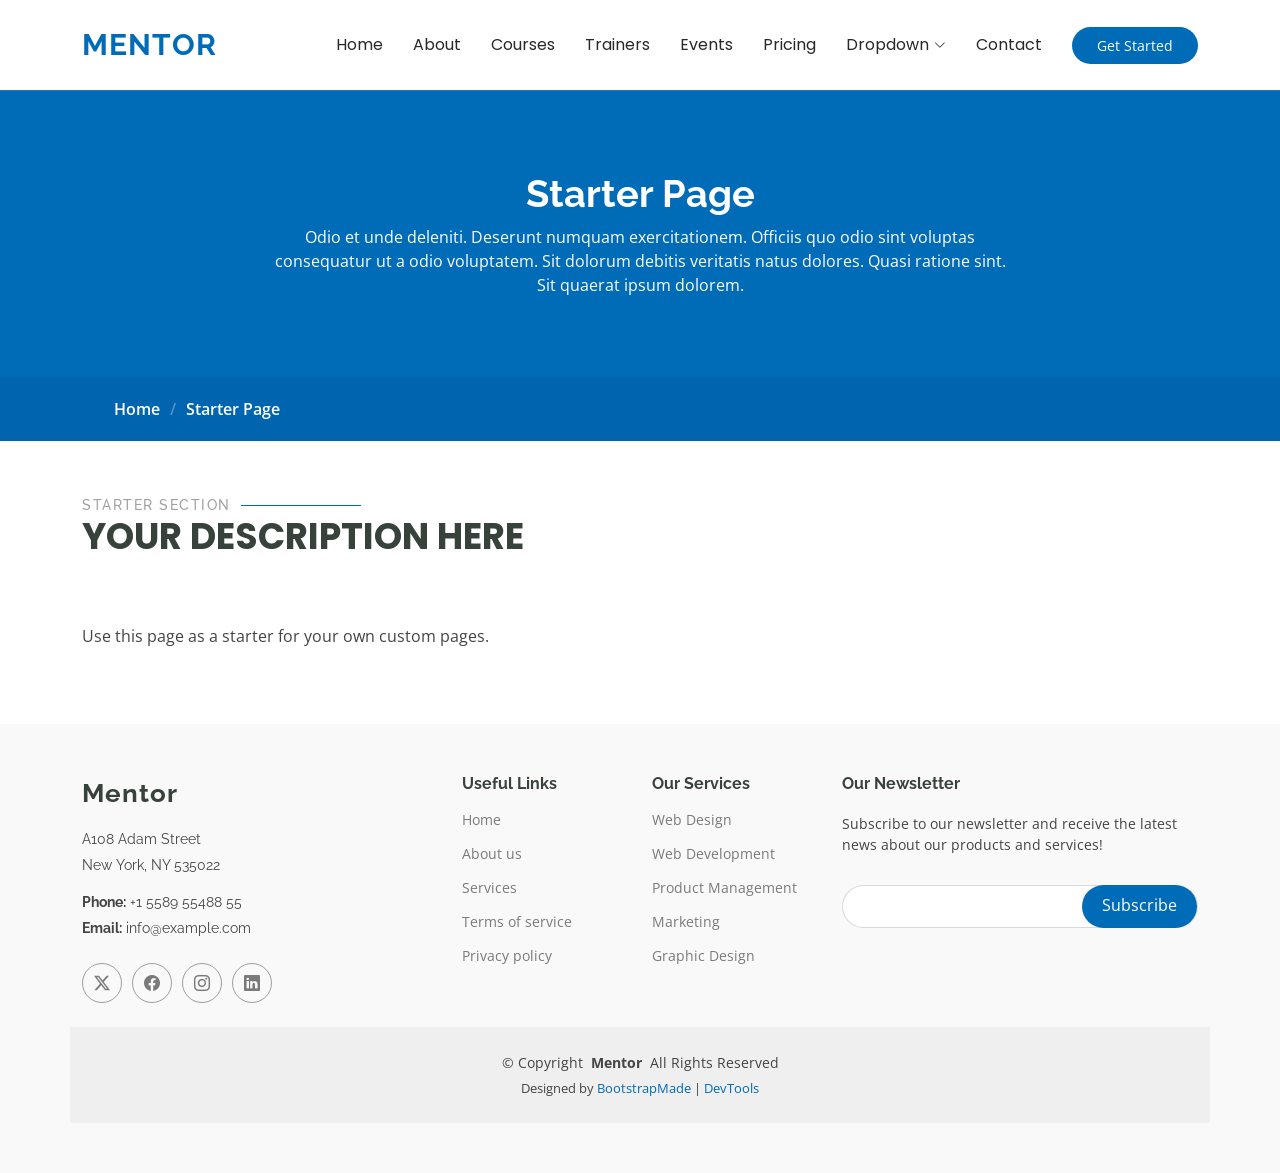
<file: starter-page.html>
<!DOCTYPE html>
<html lang="en">

<head>
  <meta charset="utf-8">
  <meta content="width=device-width, initial-scale=1.0" name="viewport">
  <title>Starter Page - Mentor Bootstrap Template</title>
  <meta name="description" content="">
  <meta name="keywords" content="">

  <!-- Favicons -->
  <link href="assets/img/favicon.png" rel="icon">
  <link href="assets/img/apple-touch-icon.png" rel="apple-touch-icon">

  <!-- Fonts -->
  <link href="https://fonts.googleapis.com" rel="preconnect">
  <link href="https://fonts.gstatic.com" rel="preconnect" crossorigin>
  <link href="https://fonts.googleapis.com/css2?family=Open+Sans:ital,wght@0,300;0,400;0,500;0,600;0,700;0,800;1,300;1,400;1,500;1,600;1,700;1,800&family=Poppins:ital,wght@0,100;0,200;0,300;0,400;0,500;0,600;0,700;0,800;0,900;1,100;1,200;1,300;1,400;1,500;1,600;1,700;1,800;1,900&family=Raleway:ital,wght@0,100;0,200;0,300;0,400;0,500;0,600;0,700;0,800;0,900;1,100;1,200;1,300;1,400;1,500;1,600;1,700;1,800;1,900&display=swap" rel="stylesheet">

  <!-- Vendor CSS Files -->
  <link href="assets/vendor/bootstrap/css/bootstrap.min.css" rel="stylesheet">
  <link href="assets/vendor/bootstrap-icons/bootstrap-icons.css" rel="stylesheet">
  <link href="assets/vendor/aos/aos.css" rel="stylesheet">
  <link href="assets/vendor/glightbox/css/glightbox.min.css" rel="stylesheet">
  <link href="assets/vendor/swiper/swiper-bundle.min.css" rel="stylesheet">

  <!-- Main CSS File -->
  <link href="assets/css/main.css" rel="stylesheet">

  <!-- =======================================================
  * Template Name: Mentor
  * Template URL: https://bootstrapmade.com/mentor-free-education-bootstrap-theme/
  * Updated: Jul 07 2025 with Bootstrap v5.3.7
  * Author: BootstrapMade.com
  * License: https://bootstrapmade.com/license/
  ======================================================== -->
</head>

<body class="starter-page-page">

  <header id="header" class="header d-flex align-items-center sticky-top">
    <div class="container-fluid container-xl position-relative d-flex align-items-center">

      <a href="index.html" class="logo d-flex align-items-center me-auto">
        <!-- Uncomment the line below if you also wish to use an image logo -->
        <!-- <img src="assets/img/logo.webp" alt=""> -->
        <h1 class="sitename">Mentor</h1>
      </a>

      <nav id="navmenu" class="navmenu">
        <ul>
          <li><a href="index.html">Home<br></a></li>
          <li><a href="about.html">About</a></li>
          <li><a href="courses.html">Courses</a></li>
          <li><a href="trainers.html">Trainers</a></li>
          <li><a href="events.html">Events</a></li>
          <li><a href="pricing.html">Pricing</a></li>
          <li class="dropdown"><a href="#"><span>Dropdown</span> <i class="bi bi-chevron-down toggle-dropdown"></i></a>
            <ul>
              <li><a href="#">Dropdown 1</a></li>
              <li class="dropdown"><a href="#"><span>Deep Dropdown</span> <i class="bi bi-chevron-down toggle-dropdown"></i></a>
                <ul>
                  <li><a href="#">Deep Dropdown 1</a></li>
                  <li><a href="#">Deep Dropdown 2</a></li>
                  <li><a href="#">Deep Dropdown 3</a></li>
                  <li><a href="#">Deep Dropdown 4</a></li>
                  <li><a href="#">Deep Dropdown 5</a></li>
                </ul>
              </li>
              <li><a href="#">Dropdown 2</a></li>
              <li><a href="#">Dropdown 3</a></li>
              <li><a href="#">Dropdown 4</a></li>
            </ul>
          </li>
          <li><a href="contact.html">Contact</a></li>
        </ul>
        <i class="mobile-nav-toggle d-xl-none bi bi-list"></i>
      </nav>

      <a class="btn-getstarted" href="courses.html">Get Started</a>

    </div>
  </header>

  <main class="main">

    <!-- Page Title -->
    <div class="page-title" data-aos="fade">
      <div class="heading">
        <div class="container">
          <div class="row d-flex justify-content-center text-center">
            <div class="col-lg-8">
              <h1>Starter Page</h1>
              <p class="mb-0">Odio et unde deleniti. Deserunt numquam exercitationem. Officiis quo odio sint voluptas consequatur ut a odio voluptatem. Sit dolorum debitis veritatis natus dolores. Quasi ratione sint. Sit quaerat ipsum dolorem.</p>
            </div>
          </div>
        </div>
      </div>
      <nav class="breadcrumbs">
        <div class="container">
          <ol>
            <li><a href="index.html">Home</a></li>
            <li class="current">Starter Page</li>
          </ol>
        </div>
      </nav>
    </div><!-- End Page Title -->

    <!-- Starter Section Section -->
    <section id="starter-section" class="starter-section section">

      <!-- Section Title -->
      <div class="container section-title" data-aos="fade-up">
        <h2>Starter Section</h2>
        <p>Your Description Here<br></p>
      </div><!-- End Section Title -->

      <div class="container" data-aos="fade-up">
        <p>Use this page as a starter for your own custom pages.</p>
      </div>

    </section><!-- /Starter Section Section -->

  </main>

  <footer id="footer" class="footer position-relative light-background">

    <div class="container footer-top">
      <div class="row gy-4">
        <div class="col-lg-4 col-md-6 footer-about">
          <a href="index.html" class="logo d-flex align-items-center">
            <span class="sitename">Mentor</span>
          </a>
          <div class="footer-contact pt-3">
            <p>A108 Adam Street</p>
            <p>New York, NY 535022</p>
            <p class="mt-3"><strong>Phone:</strong> <span>+1 5589 55488 55</span></p>
            <p><strong>Email:</strong> <span>info@example.com</span></p>
          </div>
          <div class="social-links d-flex mt-4">
            <a href=""><i class="bi bi-twitter-x"></i></a>
            <a href=""><i class="bi bi-facebook"></i></a>
            <a href=""><i class="bi bi-instagram"></i></a>
            <a href=""><i class="bi bi-linkedin"></i></a>
          </div>
        </div>

        <div class="col-lg-2 col-md-3 footer-links">
          <h4>Useful Links</h4>
          <ul>
            <li><a href="#">Home</a></li>
            <li><a href="#">About us</a></li>
            <li><a href="#">Services</a></li>
            <li><a href="#">Terms of service</a></li>
            <li><a href="#">Privacy policy</a></li>
          </ul>
        </div>

        <div class="col-lg-2 col-md-3 footer-links">
          <h4>Our Services</h4>
          <ul>
            <li><a href="#">Web Design</a></li>
            <li><a href="#">Web Development</a></li>
            <li><a href="#">Product Management</a></li>
            <li><a href="#">Marketing</a></li>
            <li><a href="#">Graphic Design</a></li>
          </ul>
        </div>

        <div class="col-lg-4 col-md-12 footer-newsletter">
          <h4>Our Newsletter</h4>
          <p>Subscribe to our newsletter and receive the latest news about our products and services!</p>
          <form action="forms/newsletter.php" method="post" class="php-email-form">
            <div class="newsletter-form"><input type="email" name="email"><input type="submit" value="Subscribe"></div>
            <div class="loading">Loading</div>
            <div class="error-message"></div>
            <div class="sent-message">Your subscription request has been sent. Thank you!</div>
          </form>
        </div>

      </div>
    </div>

    <div class="container copyright text-center mt-4">
      <p>© <span>Copyright</span> <strong class="px-1 sitename">Mentor</strong> <span>All Rights Reserved</span></p>
      <div class="credits">
        <!-- All the links in the footer should remain intact. -->
        <!-- You can delete the links only if you've purchased the pro version. -->
        <!-- Licensing information: https://bootstrapmade.com/license/ -->
        <!-- Purchase the pro version with working PHP/AJAX contact form: [buy-url] -->
        Designed by <a href="https://bootstrapmade.com/">BootstrapMade</a> | <a href="https://bootstrapmade.com/tools/">DevTools</a>
      </div>
    </div>

  </footer>

  <!-- Scroll Top -->
  <a href="#" id="scroll-top" class="scroll-top d-flex align-items-center justify-content-center"><i class="bi bi-arrow-up-short"></i></a>

  <!-- Preloader -->
  <div id="preloader"></div>

  <!-- Vendor JS Files -->
  <script src="assets/vendor/bootstrap/js/bootstrap.bundle.min.js"></script>
  <script src="assets/vendor/php-email-form/validate.js"></script>
  <script src="assets/vendor/aos/aos.js"></script>
  <script src="assets/vendor/glightbox/js/glightbox.min.js"></script>
  <script src="assets/vendor/purecounter/purecounter_vanilla.js"></script>
  <script src="assets/vendor/swiper/swiper-bundle.min.js"></script>

  <!-- Main JS File -->
  <script src="assets/js/main.js"></script>

</body>

</html>
</file>
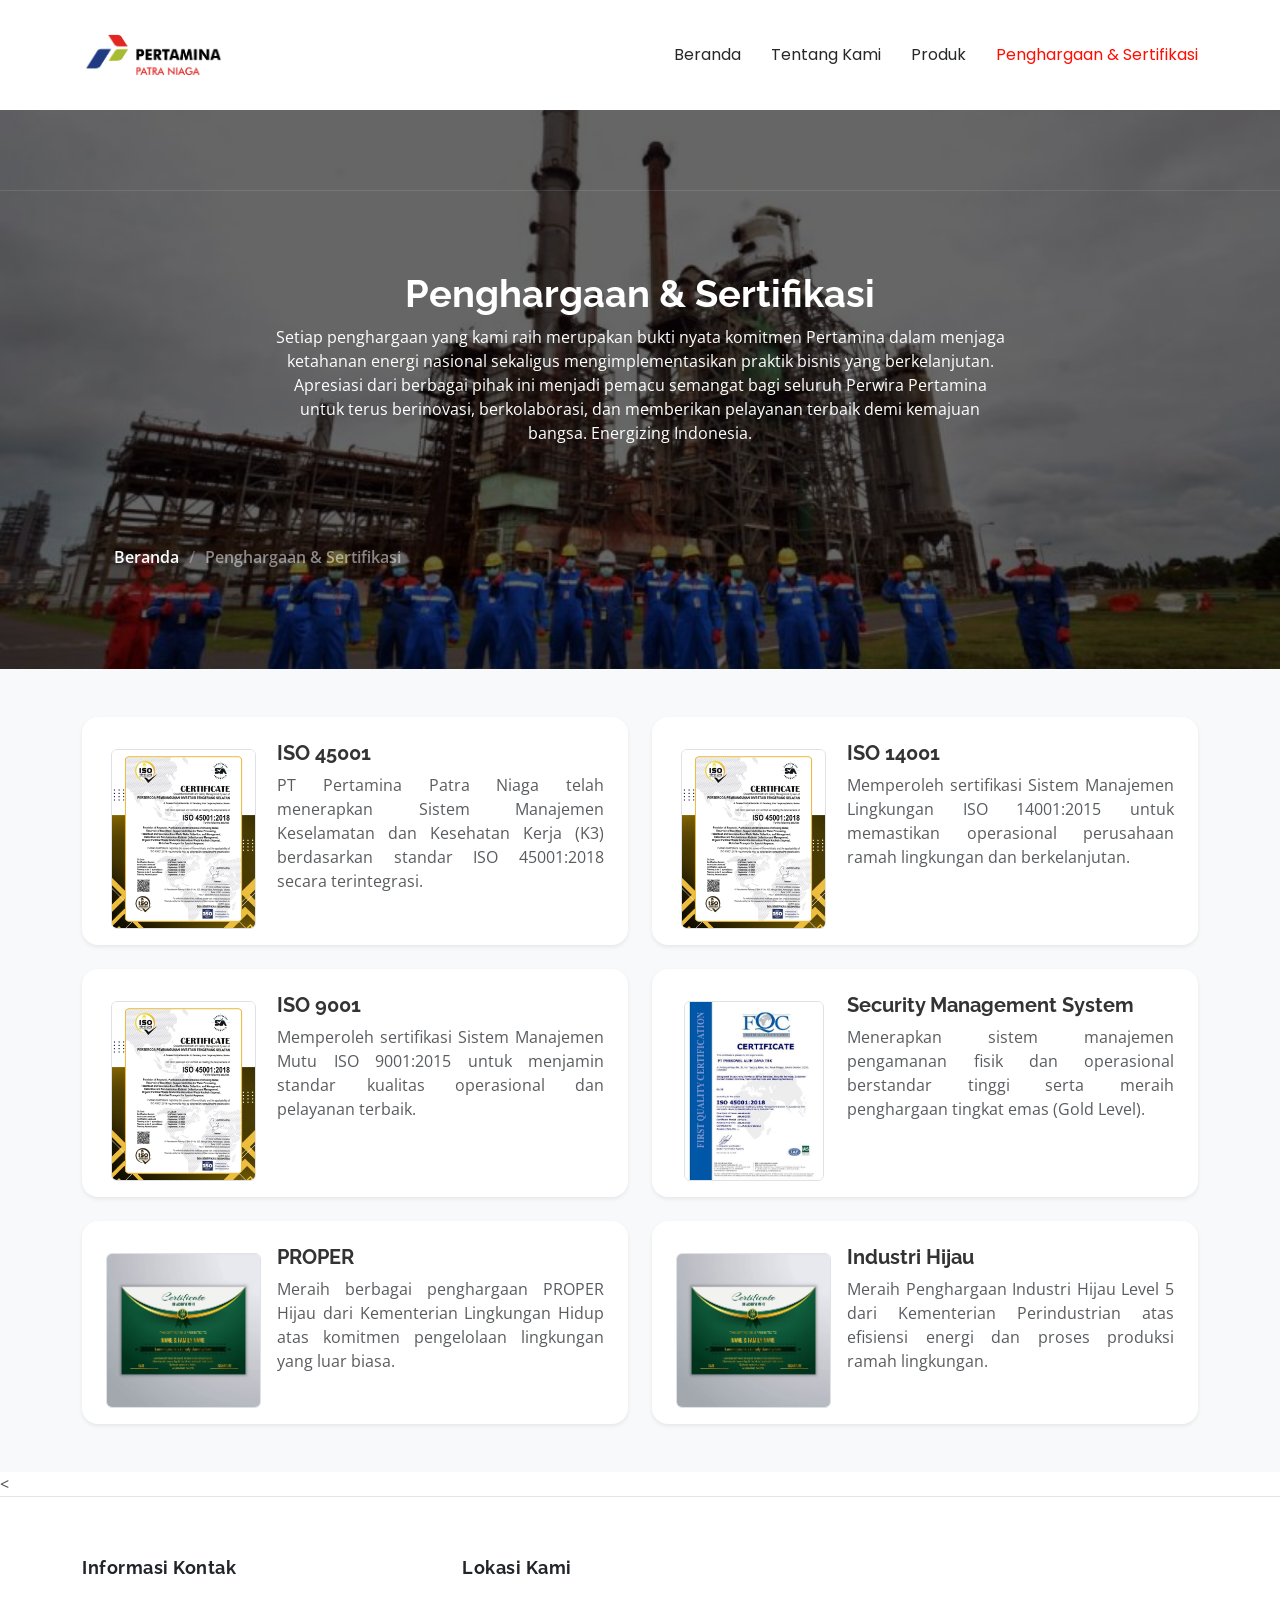
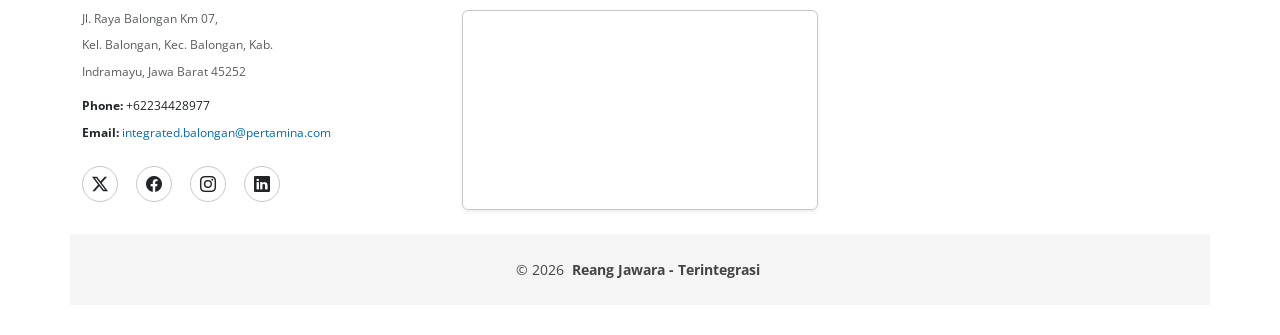
<file: trainers.html>
<!DOCTYPE html>
<html lang="en">

<head>
  <meta charset="utf-8">
  <meta content="width=device-width, initial-scale=1.0" name="viewport">
  <title>Reang Jawara - Terminal Balongan Terintegrasi</title>
  <meta name="description" content="">
  <meta name="keywords" content="">

  <!-- Favicons -->
  <link href="assets/img/logo pertamina patra niaga.png" rel="icon">
  <link href="assets/img/logo pertamina patra niaga.png" rel="apple-touch-icon">

  <!-- Fonts -->
  <link href="https://fonts.googleapis.com" rel="preconnect">
  <link href="https://fonts.gstatic.com" rel="preconnect" crossorigin>
  <link href="https://fonts.googleapis.com/css2?family=Open+Sans:ital,wght@0,300;0,400;0,500;0,600;0,700;0,800;1,300;1,400;1,500;1,600;1,700;1,800&family=Poppins:ital,wght@0,100;0,200;0,300;0,400;0,500;0,600;0,700;0,800;0,900;1,100;1,200;1,300;1,400;1,500;1,600;1,700;1,800;1,900&family=Raleway:ital,wght@0,100;0,200;0,300;0,400;0,500;0,600;0,700;0,800;0,900;1,100;1,200;1,300;1,400;1,500;1,600;1,700;1,800;1,900&display=swap" rel="stylesheet">

  <!-- Vendor CSS Files -->
  <link href="assets/vendor/bootstrap/css/bootstrap.min.css" rel="stylesheet">
  <link href="assets/vendor/bootstrap-icons/bootstrap-icons.css" rel="stylesheet">
  <link href="assets/vendor/aos/aos.css" rel="stylesheet">
  <link href="assets/vendor/glightbox/css/glightbox.min.css" rel="stylesheet">
  <link href="assets/vendor/swiper/swiper-bundle.min.css" rel="stylesheet">

  <!-- Main CSS File -->
  <link href="assets/css/main.css" rel="stylesheet">

  <!-- =======================================================
  * Template Name: Mentor
  * Template URL: https://bootstrapmade.com/mentor-free-education-bootstrap-theme/
  * Updated: Jul 07 2025 with Bootstrap v5.3.7
  * Author: BootstrapMade.com
  * License: https://bootstrapmade.com/license/
  ======================================================== -->
</head>

<body class="courses-page">

  <header id="header" class="header d-flex align-items-center sticky-top">
  <div class="container-fluid container-xl position-relative d-flex align-items-center">

    <div class="logo d-flex align-items-center me-auto">
      <img src="assets/img/logo pertamina patra niaga.png" alt="Logo Pertamina Patra Niaga" style="max-height: 80px;">
    </div>

      <nav id="navmenu" class="navmenu">
        <ul>
          <li><a href="index.html">Beranda<br></a></li>
          <li><a href="about.html">Tentang Kami</a></li>
          <li><a href="courses.html">Produk</a></li>
          <li><a href="trainers.html"class="active">Penghargaan & Sertifikasi</a></li>
        </ul>
        <i class="mobile-nav-toggle d-xl-none bi bi-list"></i>
      </nav>
      </div>
  </header>

  <main class="main">

    <!-- Page Title -->
   <!-- Page Title dengan Background Gambar -->
<div class="page-title" data-aos="fade" style="background: linear-gradient(rgba(0, 0, 0, 0.6), rgba(0, 0, 0, 0.6)), url('assets/img/cover award.jpg') center/cover no-repeat; padding: 80px 0; color: #fff;">
  <div class="heading">
    <div class="container">
      <div class="row d-flex justify-content-center text-center">
        <div class="col-lg-8">
          <h1 class="text-white">Penghargaan & Sertifikasi<br></h1>
          <p class="mb-0 text-white">Setiap penghargaan yang kami raih merupakan bukti nyata komitmen Pertamina dalam menjaga ketahanan energi nasional sekaligus mengimplementasikan praktik bisnis yang berkelanjutan. Apresiasi dari berbagai pihak ini menjadi pemacu semangat bagi seluruh Perwira Pertamina untuk terus berinovasi, berkolaborasi, dan memberikan pelayanan terbaik demi kemajuan bangsa. Energizing Indonesia.</p>
        </div>
      </div>
    </div>
  </div>
  <nav class="breadcrumbs" style="background: transparent;">
    <div class="container">
      <ol>
        <li><a href="index.html" class="text-white">Beranda</a></li>
        <li class="current text-white-50">Penghargaan & Sertifikasi</li>
      </ol>
    </div>
  </nav>
</div><!-- End Page Title --><!-- End Page Title -->


<!-- Certifications & Awards Section -->

   <!-- Certifications & Awards Section -->

<section id="certifications" class="section py-5 bg-light">
  <div class="container" data-aos="fade-up">

    <!-- Grid 2 Kolom -->
    <div class="row gy-4">

      <!-- Item 1: ISO 45001 -->
      <div class="col-lg-6">
        <div class="card border-0 shadow-sm rounded-4 p-4 h-100">
          <div class="row align-items-center g-3">
            <div class="col-sm-4 text-center">

              <img src="assets/img/iso.jpg" class="img-fluid rounded border cert-img" alt="ISO 45001" style="max-height: 180px; width: auto; object-fit: contain;" onclick="openImageModal('assets/img/iso.jpg')">

             

            </div>
            <div class="col-sm-8 d-flex flex-column justify-content-between h-100">
              <div>
                <h4 class="fw-bold fs-5 mb-2" style="color: #333;">ISO 45001</h4>
                <p class="text-muted fs-6 mb-3" style="text-align: justify;">
                  PT Pertamina Patra Niaga telah menerapkan Sistem Manajemen Keselamatan dan Kesehatan Kerja (K3) berdasarkan standar ISO 45001:2018 secara terintegrasi.
                </p>
              </div>


            </div>
          </div>
        </div>
      </div>

      <!-- Item 2: ISO 14001 -->
      <div class="col-lg-6">
        <div class="card border-0 shadow-sm rounded-4 p-4 h-100">
          <div class="row align-items-center g-3">
            <div class="col-sm-4 text-center">

              <img src="assets/img/iso.jpg" class="img-fluid rounded border cert-img" alt="ISO 14001" style="max-height: 180px; width: auto; object-fit: contain;" onclick="openImageModal('assets/img/iso.jpg')">

              

            </div>
            <div class="col-sm-8 d-flex flex-column justify-content-between h-100">
              <div>
                <h4 class="fw-bold fs-5 mb-2" style="color: #333;">ISO 14001</h4>
                <p class="text-muted fs-6 mb-3" style="text-align: justify;">
                  Memperoleh sertifikasi Sistem Manajemen Lingkungan ISO 14001:2015 untuk memastikan operasional perusahaan ramah lingkungan dan berkelanjutan.
                </p>
              </div>


            </div>
          </div>
        </div>
      </div>

      <!-- Item 3: ISO 9001 -->
      <div class="col-lg-6">
        <div class="card border-0 shadow-sm rounded-4 p-4 h-100">
          <div class="row align-items-center g-3">
            <div class="col-sm-4 text-center">

              <img src="assets/img/iso.jpg" class="img-fluid rounded border cert-img" alt="ISO 9001" style="max-height: 180px; width: auto; object-fit: contain;" onclick="openImageModal('assets/img/iso.jpg')">

           

            </div>
            <div class="col-sm-8 d-flex flex-column justify-content-between h-100">
              <div>
                <h4 class="fw-bold fs-5 mb-2" style="color: #333;">ISO 9001</h4>
                <p class="text-muted fs-6 mb-3" style="text-align: justify;">
                  Memperoleh sertifikasi Sistem Manajemen Mutu ISO 9001:2015 untuk menjamin standar kualitas operasional dan pelayanan terbaik.
                </p>
              </div>

            </div>
          </div>
        </div>
      </div>

      <!-- Item 4: Security Management System -->
      <div class="col-lg-6">
        <div class="card border-0 shadow-sm rounded-4 p-4 h-100">
          <div class="row align-items-center g-3">
            <div class="col-sm-4 text-center">

              <img src="assets/img/sequrity.jpeg" class="img-fluid rounded border cert-img" alt="Security Management System" style="max-height: 180px; width: auto; object-fit: contain;" onclick="openImageModal('assets/img/sequrity.jpeg')">

              

            </div>
            <div class="col-sm-8 d-flex flex-column justify-content-between h-100">
              <div>
                <h4 class="fw-bold fs-5 mb-2" style="color: #333;">Security Management System</h4>
                <p class="text-muted fs-6 mb-3" style="text-align: justify;">
                  Menerapkan sistem manajemen pengamanan fisik dan operasional berstandar tinggi serta meraih penghargaan tingkat emas (Gold Level).
                </p>
              </div>

            </div>
          </div>
        </div>
      </div>

      <!-- Item 5: Proper -->
      <div class="col-lg-6">
        <div class="card border-0 shadow-sm rounded-4 p-4 h-100">
          <div class="row align-items-center g-3">
            <div class="col-sm-4 text-center">

              <img src="assets/img/proper hijau.avif" class="img-fluid rounded border cert-img" alt="Proper" style="max-height: 180px; width: auto; object-fit: contain;" onclick="openImageModal('assets/img/proper hijau.avif')">

              

            </div>
            <div class="col-sm-8 d-flex flex-column justify-content-between h-100">
              <div>
                <h4 class="fw-bold fs-5 mb-2" style="color: #333;">PROPER</h4>
                <p class="text-muted fs-6 mb-3" style="text-align: justify;">
                  Meraih berbagai penghargaan PROPER Hijau dari Kementerian Lingkungan Hidup atas komitmen pengelolaan lingkungan yang luar biasa.
                </p>
              </div>

            </div>
          </div>
        </div>
      </div>

      <!-- Item 6: Green Industry -->
      <div class="col-lg-6">
        <div class="card border-0 shadow-sm rounded-4 p-4 h-100">
          <div class="row align-items-center g-3">
            <div class="col-sm-4 text-center">

              <img src="assets/img/proper hijau.avif" class="img-fluid rounded border cert-img" alt="Green Industry" style="max-height: 180px; width: auto; object-fit: contain;" onclick="openImageModal('assets/img/proper hijau.avif')">

              

            </div>
            <div class="col-sm-8 d-flex flex-column justify-content-between h-100">
              <div>
                <h4 class="fw-bold fs-5 mb-2" style="color: #333;">Industri Hijau</h4>
                <p class="text-muted fs-6 mb-3" style="text-align: justify;">
                  Meraih Penghargaan Industri Hijau Level 5 dari Kementerian Perindustrian atas efisiensi energi dan proses produksi ramah lingkungan.
                </p>
              </div>

            </div>
          </div>
        </div>
      </div>

    </div>
  </div>
</section><!-- /Certifications Section -->

<!-- Style Tambahan untuk Efek Kursor & Zoom Gambar Sertifikasi -->
<style>
  .cert-img {
    cursor: pointer;
    transition: transform 0.3s ease, filter 0.3s ease;
  }
  .cert-img:hover {
    transform: scale(1.05);
    filter: brightness(1.05);
  }
</style>

  </main>

    </footer>
<!-- ======= Footer Tunggal yang Bersih & Rapi ======= -->
<<!-- ======= Footer Tunggal 3 Kolom dengan Link Sosial Media Asli ======= -->
<footer id="footer" class="footer" style="background-color: #ffffff; color: #444444; padding: 60px 0 30px 0; border-top: 1px solid #e5e5e5;">
  <div class="container">
    <div class="row gy-4">
      
      <!-- Kolom 1: Informasi Kontak & Sosial Media -->
      <div class="col-lg-4 col-md-6 footer-info">
        <h4 style="color: #212529; font-size: 1.1rem; font-weight: 700; letter-spacing: 0.5px; margin-bottom: 20px;">Informasi Kontak</h4>
        
        <p class="text-muted small mb-2">Jl. Raya Balongan Km 07,</p>
        <p class="text-muted small mb-2">Kel. Balongan, Kec. Balongan, Kab.</p>
        <p class="text-muted small mb-3">Indramayu, Jawa Barat 45252</p>
        
        <p class="text-dark small mb-2"><strong>Phone:</strong> +62234428977</p>
        <p class="text-dark small mb-4">
  <strong>Email:</strong> 
  <a href="mailto:integrated.balongan@pertamina.com?subject=Pesan%20dan%20Pertanyaan%20-%20Website%20Pertamina%20Balongan&body=Yth.%20Tim%20Pertamina%20RU%20VI%20Balongan,%0A%0ADengan%20hormat,%0A%0ASaya%20menghubungi%20pihak%20Pertamina%20RU%20VI%20Balongan%20untuk%20menyampaikan%20pertanyaan%20atau%20informasi%20terkait%20kegiatan,%20layanan,%20maupun%20produk%20Pertamina.%0A%0AAdapun%20hal%20yang%20ingin%20saya%20sampaikan%20adalah%20sebagai%20berikut:%0A%0A[Silakan%20tuliskan%20pesan%20atau%20pertanyaan%20Anda%20di%20sini]%0A%0ADemikian%20pesan%20ini%20saya%20sampaikan.%20Atas%20perhatian%20dan%20respons%20yang%20diberikan,%20saya%20mengucapkan%20terima%20kasih.%0A%0AHormat%20saya,%0A[Nama%20Pengirim]%0A[Nomor%20Telepon]%0A[Alamat%20Email]" 
     onclick="openEmail(event)">
    integrated.balongan@pertamina.com
  </a>
</p>

<script>
function openEmail(event) {
  // Deteksi jika pengguna membuka melalui HP/Tablet
  const isMobile = /Android|webOS|iPhone|iPad|iPod|BlackBerry|IEMobile|Opera Mini/i.test(navigator.userAgent);
  
  if (!isMobile) {
    // Jika di Laptop/PC, hentikan mailto dan buka Web Gmail di tab baru
    event.preventDefault();
    const to = "integrated.balongan@pertamina.com";
    const subject = encodeURIComponent("Pesan dan Pertanyaan - Website Pertamina Balongan");
    const body = encodeURIComponent("Yth. Tim Pertamina RU VI Balongan,\n\nDengan hormat,\n\nSaya menghubungi pihak Pertamina RU VI Balongan untuk menyampaikan pertanyaan atau informasi terkait kegiatan, layanan, maupun produk Pertamina.\n\nAdapun hal yang ingin saya sampaikan adalah sebagai berikut:\n\n[Silakan tuliskan pesan atau pertanyaan Anda di sini]\n\nDemikian pesan ini saya sampaikan. Atas perhatian dan respons yang diberikan, saya mengucapkan terima kasih.\n\nHormat saya,\n[Nama Pengirim]\n[Nomor Telepon]\n[Alamat Email]");
    
    const gmailUrl = `https://mail.google.com/mail/?view=cm&fs=1&to=${to}&su=${subject}&body=${body}`;
    window.open(gmailUrl, '_blank');
  }
  // Jika di HP, browser akan otomatis menjalankan link mailto bawaan
}
</script>
        
        <!-- Ikon Sosial Media Bulat dengan Link Asli -->
        <div class="social-links d-flex gap-2">
          <!-- Twitter / X Resmi Pertamina -->
          <a href="https://twitter.com/Pertamina" target="_blank" title="Twitter Pertamina" class="d-flex align-items-center justify-content-center text-dark rounded-circle border border-secondary-subtle" style="width: 36px; height: 36px; background: #ffffff;"><i class="bi bi-twitter-x"></i></a>
          
          <!-- Facebook Resmi Pertamina RU VI Balongan -->
          <a href="https://www.facebook.com/pertamina" target="_blank" title="Facebook Pertamina RU VI" class="d-flex align-items-center justify-content-center text-dark rounded-circle border border-secondary-subtle" style="width: 36px; height: 36px; background: #ffffff;"><i class="bi bi-facebook"></i></a>
          
          <!-- Instagram Resmi Pertamina RU VI Balongan -->
          <a href="https://www.instagram.com/pertamina_ru6?rpxt=bHRnaTBoOHUwYjhy" target="_blank" title="Instagram Pertamina RU6" class="d-flex align-items-center justify-content-center text-dark rounded-circle border border-secondary-subtle" style="width: 36px; height: 36px; background: #ffffff;"><i class="bi bi-instagram"></i></a>
          
          <!-- LinkedIn Resmi Pertamina -->
          <a href="https://www.linkedin.com/company/pertamina/" target="_blank" title="LinkedIn Pertamina" class="d-flex align-items-center justify-content-center text-dark rounded-circle border border-secondary-subtle" style="width: 36px; height: 36px; background: #ffffff;"><i class="bi bi-linkedin"></i></a>
        </div>
      </div>

      

      <!-- Kolom 3: Google Maps Interaktif -->
      <div class="col-lg-4 col-md-12 footer-maps">
        <h4 style="color: #212529; font-size: 1.1rem; font-weight: 700; letter-spacing: 0.5px; margin-bottom: 20px;">Lokasi Kami</h4>
        <div class="map-container rounded overflow-hidden shadow-sm border border-secondary-subtle" style="height: 200px;">
         <iframe 
           src="https://www.google.com/maps/embed?pb=!1m18!1m12!1m3!1d3768.902608833591!2d108.38770887475194!3d-6.382118093608254!2m3!1f0!2f0!3f0!3m2!1i1024!2i768!4f13.1!3m3!1m2!1s0x2e6ebfa49e45f627%3A0xb98dcc72b9d40edd!2sPertamina%20RU%20VI%20Balongan!5e1!3m2!1sid!2sid!4v1793287066577!5m2!1sid!2sid" width="600" height="450" style="border:0;" allowfullscreen="" loading="lazy" referrerpolicy="strict-origin-when-cross-origin"></iframe>
            width="100%" 
            height="100%" 
            style="border:0;" 
            allowfullscreen="" 
            loading="lazy" 
            referrerpolicy="no-referrer-when-downgrade">
          </iframe>
        </div>
      </div>

    </div>


    </div>

    <div class="container copyright text-center mt-4">
      <p>&copy; 2026 <strong class="px-1 sitename">Reang Jawara - Terintegrasi</strong></p>
      
    </div>

  </footer>



  <!-- Scroll Top -->
  <a href="#" id="scroll-top" class="scroll-top d-flex align-items-center justify-content-center"><i class="bi bi-arrow-up-short"></i></a>

  <!-- Preloader -->
  <div id="preloader"></div>

  <!-- Vendor JS Files -->
  <script src="assets/vendor/bootstrap/js/bootstrap.bundle.min.js"></script>
  <script src="assets/vendor/php-email-form/validate.js"></script>
  <script src="assets/vendor/aos/aos.js"></script>
  <script src="assets/vendor/glightbox/js/glightbox.min.js"></script>
  <script src="assets/vendor/purecounter/purecounter_vanilla.js"></script>
  <script src="assets/vendor/swiper/swiper-bundle.min.js"></script>

  <!-- Main JS File -->
  <script src="assets/js/main.js"></script>

</body>

</html>
</file>
<file: assets/css/main.css>
/**
* Template Name: Mentor
* Template URL: https://bootstrapmade.com/mentor-free-education-bootstrap-theme/
* Updated: Jul 07 2025 with Bootstrap v5.3.7
* Author: BootstrapMade.com
* License: https://bootstrapmade.com/license/
*/

/*--------------------------------------------------------------
# Font & Color Variables
# Help: https://bootstrapmade.com/color-system/
--------------------------------------------------------------*/
/* Fonts */
:root {
  --default-font: "Open Sans",  system-ui, -apple-system, "Segoe UI", Roboto, "Helvetica Neue", Arial, "Noto Sans", "Liberation Sans", sans-serif, "Apple Color Emoji", "Segoe UI Emoji", "Segoe UI Symbol", "Noto Color Emoji";
  --heading-font: "Raleway",  sans-serif;
  --nav-font: "Poppins",  sans-serif;
}

/* Global Colors - The following color variables are used throughout the website. Updating them here will change the color scheme of the entire website */
:root { 
  --background-color: #ffffff; /* Background color for the entire website, including individual sections */
  --default-color: #444444; /* Default color used for the majority of the text content across the entire website */
  --heading-color: #37423b; /* Color for headings, subheadings and title throughout the website */
  --accent-color: #006CB8; /* Accent color that represents your brand on the website. It's used for buttons, links, and other elements that need to stand out */
  --surface-color: #ffffff; /* The surface color is used as a background of boxed elements within sections, such as cards, icon boxes, or other elements that require a visual separation from the global background. */
  --contrast-color: #ffffff; /* Contrast color for text, ensuring readability against backgrounds of accent, heading, or default colors. */
}

/* Nav Menu Colors - The following color variables are used specifically for the navigation menu. They are separate from the global colors to allow for more customization options */
:root {
  --nav-color: #272828;  /* The default color of the main navmenu links */
  --nav-hover-color: #ff0d00; /* Applied to main navmenu links when they are hovered over or active */
  --nav-mobile-background-color: #ffffff; /* Used as the background color for mobile navigation menu */
  --nav-dropdown-background-color: #ffffff; /* Used as the background color for dropdown items that appear when hovering over primary navigation items */
  --nav-dropdown-color: #272828; /* Used for navigation links of the dropdown items in the navigation menu. */
  --nav-dropdown-hover-color: #f90000; /* Similar to --nav-hover-color, this color is applied to dropdown navigation links when they are hovered over. */
}

/* Color Presets - These classes override global colors when applied to any section or element, providing reuse of the sam color scheme. */

.light-background {
  --background-color: #f9f9f9;
  --surface-color: #ffffff;
}

.dark-background {
  --background-color: #060606;
  --default-color: #ffffff;
  --heading-color: #ffffff;
  --surface-color: #252525;
  --contrast-color: #ffffff;
}

/* Smooth scroll */
:root {
  scroll-behavior: smooth;
}

/*--------------------------------------------------------------
# General Styling & Shared Classes
--------------------------------------------------------------*/
body {
  color: var(--default-color);
  background-color: var(--background-color);
  font-family: var(--default-font);
}

a {
  color: var(--accent-color);
  text-decoration: none;
  transition: 0.3s;
}

a:hover {
  color: color-mix(in srgb, var(--accent-color), transparent 25%);
  text-decoration: none;
}

h1,
h2,
h3,
h4,
h5,
h6 {
  color: var(--heading-color);
  font-family: var(--heading-font);
}

/* PHP Email Form Messages
------------------------------*/
.php-email-form .error-message {
  display: none;
  background: #df1529;
  color: #ffffff;
  text-align: left;
  padding: 15px;
  margin-bottom: 24px;
  font-weight: 600;
}

.php-email-form .sent-message {
  display: none;
  color: #ffffff;
  background: #ff0000;
  text-align: center;
  padding: 15px;
  margin-bottom: 24px;
  font-weight: 600;
}

.php-email-form .loading {
  display: none;
  background: var(--surface-color);
  text-align: center;
  padding: 15px;
  margin-bottom: 24px;
}

.php-email-form .loading:before {
  content: "";
  display: inline-block;
  border-radius: 50%;
  width: 24px;
  height: 24px;
  margin: 0 10px -6px 0;
  border: 3px solid var(--accent-color);
  border-top-color: var(--surface-color);
  animation: php-email-form-loading 1s linear infinite;
}

@keyframes php-email-form-loading {
  0% {
    transform: rotate(0deg);
  }

  100% {
    transform: rotate(360deg);
  }
}

/* Pulsating Play Button
------------------------------*/
.pulsating-play-btn {
  width: 94px;
  height: 94px;
  background: radial-gradient(var(--accent-color) 50%, color-mix(in srgb, var(--accent-color), transparent 75%) 52%);
  border-radius: 50%;
  display: block;
  position: relative;
  overflow: hidden;
}

.pulsating-play-btn:before {
  content: "";
  position: absolute;
  width: 120px;
  height: 120px;
  animation-delay: 0s;
  animation: pulsate-play-btn 2s;
  animation-direction: forwards;
  animation-iteration-count: infinite;
  animation-timing-function: steps;
  opacity: 1;
  border-radius: 50%;
  border: 5px solid color-mix(in srgb, var(--accent-color), transparent 30%);
  top: -15%;
  left: -15%;
  background: rgba(198, 16, 0, 0);
}

.pulsating-play-btn:after {
  content: "";
  position: absolute;
  left: 50%;
  top: 50%;
  transform: translateX(-40%) translateY(-50%);
  width: 0;
  height: 0;
  border-top: 10px solid transparent;
  border-bottom: 10px solid transparent;
  border-left: 15px solid #fff;
  z-index: 100;
  transition: all 400ms cubic-bezier(0.55, 0.055, 0.675, 0.19);
}

.pulsating-play-btn:hover:before {
  content: "";
  position: absolute;
  left: 50%;
  top: 50%;
  transform: translateX(-40%) translateY(-50%);
  width: 0;
  height: 0;
  border: none;
  border-top: 10px solid transparent;
  border-bottom: 10px solid transparent;
  border-left: 15px solid #fff;
  z-index: 200;
  animation: none;
  border-radius: 0;
}

.pulsating-play-btn:hover:after {
  border-left: 15px solid var(--accent-color);
  transform: scale(20);
}

@keyframes pulsate-play-btn {
  0% {
    transform: scale(0.6, 0.6);
    opacity: 1;
  }

  100% {
    transform: scale(1, 1);
    opacity: 0;
  }
}

/*--------------------------------------------------------------
# Global Header
--------------------------------------------------------------*/
.header {
  color: var(--default-color);
  background-color: var(--background-color);
  padding: 15px 0;
  transition: all 0.5s;
  z-index: 997;
}

.header .logo {
  line-height: 1;
}

.header .logo img {
  max-height: 36px;
  margin-right: 8px;
}

.header .logo h1 {
  font-weight: 700;
  font-size: 30px;
  margin: 0;
  letter-spacing: 1px;
  text-transform: uppercase;
  color: var(--accent-color);
}

.header .btn-getstarted,
.header .btn-getstarted:focus {
  color: var(--contrast-color);
  background: var(--accent-color);
  font-size: 14px;
  padding: 8px 25px;
  margin: 0 0 0 30px;
  border-radius: 50px;
  transition: 0.3s;
}

.header .btn-getstarted:hover,
.header .btn-getstarted:focus:hover {
  color: var(--contrast-color);
  background: color-mix(in srgb, var(--accent-color), transparent 15%);
}

@media (max-width: 1200px) {
  .header .logo {
    order: 1;
  }

  .header .btn-getstarted {
    order: 2;
    margin: 0 15px 0 0;
    padding: 6px 15px;
  }

  .header .navmenu {
    order: 3;
  }
}

.scrolled .header {
  box-shadow: 0px 0 18px rgba(0, 0, 0, 0.1);
}

/*--------------------------------------------------------------
# Navigation Menu
--------------------------------------------------------------*/
/* Navmenu - Desktop */
@media (min-width: 1200px) {
  .navmenu {
    padding: 0;
  }

  .navmenu ul {
    margin: 0;
    padding: 0;
    display: flex;
    list-style: none;
    align-items: center;
  }

  .navmenu li {
    position: relative;
  }

  .navmenu a,
  .navmenu a:focus {
    color: var(--nav-color);
    padding: 18px 15px;
    font-size: 16px;
    font-family: var(--nav-font);
    font-weight: 400;
    display: flex;
    align-items: center;
    justify-content: space-between;
    white-space: nowrap;
    transition: 0.3s;
  }

  .navmenu a i,
  .navmenu a:focus i {
    font-size: 12px;
    line-height: 0;
    margin-left: 5px;
    transition: 0.3s;
  }

  .navmenu li:last-child a {
    padding-right: 0;
  }

  .navmenu li:hover>a,
  .navmenu .active,
  .navmenu .active:focus {
    color: var(--nav-hover-color);
  }

  .navmenu .dropdown ul {
    margin: 0;
    padding: 10px 0;
    background: var(--nav-dropdown-background-color);
    display: block;
    position: absolute;
    visibility: hidden;
    left: 14px;
    top: 130%;
    opacity: 0;
    transition: 0.3s;
    border-radius: 4px;
    z-index: 99;
    box-shadow: 0px 0px 30px rgba(0, 0, 0, 0.1);
  }

  .navmenu .dropdown ul li {
    min-width: 200px;
  }

  .navmenu .dropdown ul a {
    padding: 10px 20px;
    font-size: 15px;
    text-transform: none;
    color: var(--nav-dropdown-color);
  }

  .navmenu .dropdown ul a i {
    font-size: 12px;
  }

  .navmenu .dropdown ul a:hover,
  .navmenu .dropdown ul .active:hover,
  .navmenu .dropdown ul li:hover>a {
    color: var(--nav-dropdown-hover-color);
  }

  .navmenu .dropdown:hover>ul {
    opacity: 1;
    top: 100%;
    visibility: visible;
  }

  .navmenu .dropdown .dropdown ul {
    top: 0;
    left: -90%;
    visibility: hidden;
  }

  .navmenu .dropdown .dropdown:hover>ul {
    opacity: 1;
    top: 0;
    left: -100%;
    visibility: visible;
  }
}

/* Navmenu - Mobile */
@media (max-width: 1199px) {
  .mobile-nav-toggle {
    color: var(--nav-color);
    font-size: 28px;
    line-height: 0;
    margin-right: 10px;
    cursor: pointer;
    transition: color 0.3s;
  }

  .navmenu {
    padding: 0;
    z-index: 9997;
  }

  .navmenu ul {
    display: none;
    list-style: none;
    position: absolute;
    inset: 60px 20px 20px 20px;
    padding: 10px 0;
    margin: 0;
    border-radius: 6px;
    background-color: var(--nav-mobile-background-color);
    border: 1px solid color-mix(in srgb, var(--default-color), transparent 90%);
    box-shadow: none;
    overflow-y: auto;
    transition: 0.3s;
    z-index: 9998;
  }

  .navmenu a,
  .navmenu a:focus {
    color: var(--nav-dropdown-color);
    padding: 10px 20px;
    font-family: var(--nav-font);
    font-size: 17px;
    font-weight: 500;
    display: flex;
    align-items: center;
    justify-content: space-between;
    white-space: nowrap;
    transition: 0.3s;
  }

  .navmenu a i,
  .navmenu a:focus i {
    font-size: 12px;
    line-height: 0;
    margin-left: 5px;
    width: 30px;
    height: 30px;
    display: flex;
    align-items: center;
    justify-content: center;
    border-radius: 50%;
    transition: 0.3s;
    background-color: color-mix(in srgb, var(--accent-color), transparent 90%);
  }

  .navmenu a i:hover,
  .navmenu a:focus i:hover {
    background-color: var(--accent-color);
    color: var(--contrast-color);
  }

  .navmenu a:hover,
  .navmenu .active,
  .navmenu .active:focus {
    color: var(--nav-dropdown-hover-color);
  }

  .navmenu .active i,
  .navmenu .active:focus i {
    background-color: var(--accent-color);
    color: var(--contrast-color);
    transform: rotate(180deg);
  }

  .navmenu .dropdown ul {
    position: static;
    display: none;
    z-index: 99;
    padding: 10px 0;
    margin: 10px 20px;
    background-color: var(--nav-dropdown-background-color);
    transition: all 0.5s ease-in-out;
  }

  .navmenu .dropdown ul ul {
    background-color: rgba(33, 37, 41, 0.1);
  }

  .navmenu .dropdown>.dropdown-active {
    display: block;
    background-color: rgba(33, 37, 41, 0.03);
  }

  .mobile-nav-active {
    overflow: hidden;
  }

  .mobile-nav-active .mobile-nav-toggle {
    color: #fff;
    position: absolute;
    font-size: 32px;
    top: 15px;
    right: 15px;
    margin-right: 0;
    z-index: 9999;
  }

  .mobile-nav-active .navmenu {
    position: fixed;
    overflow: hidden;
    inset: 0;
    background: rgba(33, 37, 41, 0.8);
    transition: 0.3s;
  }

  .mobile-nav-active .navmenu>ul {
    display: block;
  }
}

/*--------------------------------------------------------------
# Global Footer
--------------------------------------------------------------*/
.footer {
  color: var(--default-color);
  background-color: var(--background-color);
  font-size: 14px;
  padding-bottom: 50px;
  position: relative;
}

.footer .footer-top {
  padding-top: 50px;
}

.footer .footer-about .logo {
  margin-bottom: 0;
}

.footer .footer-about .logo img {
  max-height: 40px;
  margin-right: 6px;
}

.footer .footer-about .logo span {
  font-size: 26px;
  font-weight: 700;
  letter-spacing: 1px;
  font-family: var(--heading-font);
  color: var(--heading-color);
}

.footer .footer-about p {
  font-size: 14px;
  font-family: var(--heading-font);
}

.footer .social-links a {
  display: flex;
  align-items: center;
  justify-content: center;
  width: 40px;
  height: 40px;
  border-radius: 50%;
  border: 1px solid color-mix(in srgb, var(--default-color), transparent 50%);
  font-size: 16px;
  color: color-mix(in srgb, var(--default-color), transparent 30%);
  margin-right: 10px;
  transition: 0.3s;
}

.footer .social-links a:hover {
  color: var(--accent-color);
  border-color: var(--accent-color);
}

.footer h4 {
  font-size: 16px;
  font-weight: bold;
  position: relative;
  padding-bottom: 12px;
}

.footer .footer-links {
  margin-bottom: 30px;
}

.footer .footer-links ul {
  list-style: none;
  padding: 0;
  margin: 0;
}

.footer .footer-links ul i {
  padding-right: 2px;
  font-size: 12px;
  line-height: 0;
}

.footer .footer-links ul li {
  padding: 10px 0;
  display: flex;
  align-items: center;
}

.footer .footer-links ul li:first-child {
  padding-top: 0;
}

.footer .footer-links ul a {
  color: color-mix(in srgb, var(--default-color), transparent 30%);
  display: inline-block;
  line-height: 1;
}

.footer .footer-links ul a:hover {
  color: var(--accent-color);
}

.footer .footer-contact p {
  margin-bottom: 5px;
}

.footer .footer-newsletter .newsletter-form {
  margin-top: 30px;
  margin-bottom: 15px;
  padding: 6px 8px;
  position: relative;
  border-radius: 50px;
  border: 1px solid color-mix(in srgb, var(--default-color), transparent 80%);
  display: flex;
  background-color: var(--surface-color);
  transition: 0.3s;
}

.footer .footer-newsletter .newsletter-form:focus-within {
  border-color: var(--accent-color);
}

.footer .footer-newsletter .newsletter-form input[type=email] {
  border: 0;
  padding: 4px 8px;
  width: 100%;
  background-color: var(--surface-color);
  color: var(--default-color);
}

.footer .footer-newsletter .newsletter-form input[type=email]:focus-visible {
  outline: none;
}

.footer .footer-newsletter .newsletter-form input[type=submit] {
  border: 0;
  font-size: 16px;
  padding: 0 20px 2px 20px;
  margin: -7px -8px -7px 0;
  background: var(--accent-color);
  color: var(--contrast-color);
  transition: 0.3s;
  border-radius: 50px;
}

.footer .footer-newsletter .newsletter-form input[type=submit]:hover {
  background: color-mix(in srgb, var(--accent-color), transparent 20%);
}

.footer .copyright {
  padding-top: 25px;
  padding-bottom: 25px;
  background-color: color-mix(in srgb, var(--default-color), transparent 95%);
}

.footer .copyright p {
  margin-bottom: 0;
}

.footer .credits {
  margin-top: 6px;
  font-size: 13px;
}

/*--------------------------------------------------------------
# Preloader
--------------------------------------------------------------*/
#preloader {
  position: fixed;
  inset: 0;
  z-index: 999999;
  overflow: hidden;
  background: var(--background-color);
  transition: all 0.6s ease-out;
}

#preloader:before {
  content: "";
  position: fixed;
  top: calc(50% - 30px);
  left: calc(50% - 30px);
  border: 6px solid #ffffff;
  border-color: var(--accent-color) transparent var(--accent-color) transparent;
  border-radius: 50%;
  width: 60px;
  height: 60px;
  animation: animate-preloader 1.5s linear infinite;
}

@keyframes animate-preloader {
  0% {
    transform: rotate(0deg);
  }

  100% {
    transform: rotate(360deg);
  }
}

/*--------------------------------------------------------------
# Scroll Top Button
--------------------------------------------------------------*/
.scroll-top {
  position: fixed;
  visibility: hidden;
  opacity: 0;
  right: 15px;
  bottom: -15px;
  z-index: 99999;
  background-color: var(--accent-color);
  width: 44px;
  height: 44px;
  border-radius: 50px;
  transition: all 0.4s;
}

.scroll-top i {
  font-size: 24px;
  color: var(--contrast-color);
  line-height: 0;
}

.scroll-top:hover {
  background-color: color-mix(in srgb, var(--accent-color), transparent 20%);
  color: var(--contrast-color);
}

.scroll-top.active {
  visibility: visible;
  opacity: 1;
  bottom: 15px;
}

/*--------------------------------------------------------------
# Disable aos animation delay on mobile devices
--------------------------------------------------------------*/
@media screen and (max-width: 768px) {
  [data-aos-delay] {
    transition-delay: 0 !important;
  }
}

/*--------------------------------------------------------------
# Global Page Titles & Breadcrumbs
--------------------------------------------------------------*/
.page-title {
  --default-color: var(--contrast-color);
  --background-color: var(--accent-color);
  --heading-color: var(--contrast-color);
  color: var(--default-color);
  background-color: var(--background-color);
  position: relative;
}

.page-title .heading {
  padding: 80px 0;
  border-top: 1px solid color-mix(in srgb, var(--default-color), transparent 90%);
}

.page-title .heading h1 {
  font-size: 38px;
  font-weight: 700;
}

.page-title nav {
  background-color: color-mix(in srgb, var(--accent-color) 90%, black 5%);
  padding: 20px 0;
}

.page-title nav a {
  color: var(--default-color);
}

.page-title nav ol {
  display: flex;
  flex-wrap: wrap;
  list-style: none;
  margin: 0;
  font-size: 16px;
  font-weight: 600;
}

.page-title nav ol li+li {
  padding-left: 10px;
}

.page-title nav ol li+li::before {
  content: "/";
  display: inline-block;
  padding-right: 10px;
  color: color-mix(in srgb, var(--default-color), transparent 70%);
}

/*--------------------------------------------------------------
# Global Sections
--------------------------------------------------------------*/
section,
.section {
  color: var(--default-color);
  background-color: var(--background-color);
  padding: 60px 0;
  scroll-margin-top: 900px;
  overflow: clip;
}

@media (max-width: 1199px) {

  section,
  .section {
    scroll-margin-top: 66px;
  }
}

/*--------------------------------------------------------------
# Global Section Titles
--------------------------------------------------------------*/
.section-title {
  padding-bottom: 60px;
  position: relative;
}

.section-title h2 {
  font-size: 14px;
  font-weight: 500;
  padding: 0;
  line-height: 1px;
  margin: 0;
  letter-spacing: 1.5px;
  text-transform: uppercase;
  color: color-mix(in srgb, var(--default-color), transparent 50%);
  position: relative;
}

.section-title h2::after {
  content: "";
  width: 120px;
  height: 1px;
  display: inline-block;
  background: var(--accent-color);
  margin: 4px 10px;
}

.section-title p {
  color: var(--heading-color);
  margin: 0;
  font-size: 36px;
  font-weight: 700;
  font-family: var(--nav-font);
  text-transform: uppercase;
}

/*--------------------------------------------------------------
# Hero Section
--------------------------------------------------------------*/
.hero {
  width: 100%;
  min-height: 80vh;
  position: relative;
  padding: 80px 0;
  display: flex;
  align-items: center;
  justify-content: center;
  color: var(--default-color);
}

.hero img {
  position: absolute;
  inset: 0;
  display: block;
  width: 100%;
  height: 100%;
  object-fit: cover;
  z-index: 1;
}

.hero:before {
  content: "";
  background: color-mix(in srgb, var(--background-color), transparent 60%);
  position: absolute;
  inset: 0;
  z-index: 2;
}

.hero .container {
  position: relative;
  z-index: 3;
}

.hero h2 {
  margin: 0;
  font-size: 48px;
  font-weight: 700;
}

.hero p {
  color: color-mix(in srgb, var(--default-color), transparent 20%);
  margin: 10px 0 0 0;
  font-size: 24px;
}

.hero .btn-get-started {
  font-weight: 500;
  font-size: 15px;
  letter-spacing: 1px;
  display: inline-block;
  padding: 8px 35px 10px 35px;
  border-radius: 50px;
  transition: 0.4s;
  margin-top: 30px;
  border: 2px solid var(--default-color);
  color: var(--default-color);
}

.hero .btn-get-started:hover {
  background: var(--accent-color);
  border: 2px solid var(--accent-color);
}

@media (max-width: 768px) {
  .hero h2 {
    font-size: 32px;
  }

  .hero p {
    font-size: 18px;
  }
}

/*--------------------------------------------------------------
# About Section
--------------------------------------------------------------*/
.about .content h3 {
  font-size: 2rem;
  font-weight: 700;
}

.about .content ul {
  list-style: none;
  padding: 0;
}

.about .content ul li {
  padding-bottom: 10px;
}

.about .content ul i {
  font-size: 1.25rem;
  margin-right: 4px;
  color: var(--accent-color);
}

.about .content p:last-child {
  margin-bottom: 0;
}

.about .content .read-more {
  background: var(--accent-color);
  color: var(--contrast-color);
  font-family: var(--heading-font);
  font-weight: 500;
  font-size: 15px;
  letter-spacing: 1px;
  padding: 10px 24px 12px 24px;
  border-radius: 50px;
  transition: 0.3s;
  display: inline-flex;
  align-items: center;
  justify-content: center;
}

.about .content .read-more i {
  font-size: 18px;
  margin-left: 5px;
  line-height: 0;
  transition: 0.3s;
}

.about .content .read-more:hover {
  background: color-mix(in srgb, var(--accent-color), transparent 20%);
  padding-right: 19px;
}

.about .content .read-more:hover i {
  margin-left: 10px;
}

/*--------------------------------------------------------------
# Counts Section
--------------------------------------------------------------*/
.counts {
  padding: 25px 0;
}

.counts .stats-item {
  padding: 30px;
  width: 100%;
}

.counts .stats-item span {
  font-size: 48px;
  display: block;
  color: var(--accent-color);
  font-weight: 700;
}

.counts .stats-item p {
  color: color-mix(in srgb, var(--default-color), transparent 40%);
  padding: 0;
  margin: 0;
  font-family: var(--heading-font);
  font-size: 15px;
  font-weight: 600;
}

/*--------------------------------------------------------------
# Why Us Section
--------------------------------------------------------------*/
.why-us .why-box {
  color: var(--contrast-color);
  background: var(--accent-color);
  padding: 30px;
}

.why-us .why-box h3 {
  color: var(--contrast-color);
  font-weight: 700;
  font-size: 34px;
  margin-bottom: 30px;
}

.why-us .why-box p {
  margin-bottom: 30px;
}

.why-us .why-box .more-btn {
  display: inline-block;
  background: color-mix(in srgb, var(--contrast-color), transparent 85%);
  padding: 8px 40px 10px 40px;
  color: var(--contrast-color);
  transition: all ease-in-out 0.4s;
  border-radius: 50px;
}

.why-us .why-box .more-btn i {
  font-size: 14px;
}

.why-us .why-box .more-btn:hover {
  color: var(--accent-color);
  background: var(--surface-color);
}

.why-us .icon-box {
  background-color: var(--surface-color);
  text-align: center;
  padding: 40px 30px;
  width: 100%;
  height: 100%;
  border: 1px solid color-mix(in srgb, var(--default-color), transparent 90%);
}

.why-us .icon-box i {
  color: var(--accent-color);
  font-size: 32px;
  margin-bottom: 30px;
  background: color-mix(in srgb, var(--accent-color), transparent 95%);
  border-radius: 50px;
  display: flex;
  align-items: center;
  justify-content: center;
  width: 72px;
  height: 72px;
  transition: 0.3s;
}

.why-us .icon-box h4 {
  font-size: 20px;
  font-weight: 700;
  margin: 0 0 30px 0;
}

.why-us .icon-box p {
  font-size: 15px;
  color: color-mix(in srgb, var(--default-color), transparent 30%);
}

.why-us .icon-box:hover i {
  color: var(--contrast-color);
  background: var(--accent-color);
}

/*--------------------------------------------------------------
# Features Section
--------------------------------------------------------------*/
.features {
  padding: 10px 0;
}

.features .features-item {
  background-color: var(--surface-color);
  display: flex;
  align-items: center;
  padding: 20px;
  transition: 0.3s;
  border: 1px solid color-mix(in srgb, var(--default-color), transparent 90%);
  position: relative;
}

.features .features-item i {
  font-size: 32px;
  padding-right: 10px;
  line-height: 0;
}

.features .features-item h3 {
  font-weight: 700;
  margin: 0;
  padding: 0;
  line-height: 1;
  font-size: 16px;
}

.features .features-item h3 a {
  color: var(--heading-color);
  transition: 0.3s;
}

.features .features-item:hover {
  border-color: var(--accent-color);
}

.features .features-item:hover h3 a {
  color: var(--accent-color);
}

/*--------------------------------------------------------------
# Courses Section
--------------------------------------------------------------*/
.courses .course-item {
  background-color: var(--surface-color);
  border: 1px solid color-mix(in srgb, var(--default-color), transparent 90%);
  border-radius: 5px;
}

.courses .course-content {
  padding: 15px;
}

.courses .course-content h3 {
  font-weight: 700;
  font-size: 20px;
}

.courses .course-content h3 a {
  color: var(--heading-color);
  transition: 0.3s;
}

.courses .course-content h3 a:hover {
  color: var(--accent-color);
}

.courses .course-content .category {
  background: var(--accent-color);
  color: var(--contrast-color);
  font-size: 14px;
  padding: 6px 14px;
  margin: 0;
  border-radius: 5px;
}

.courses .course-content .price {
  margin: 0;
  font-weight: 700;
  font-size: 18px;
  color: color-mix(in srgb, var(--default-color), transparent 20%);
}

.courses .course-content .description {
  font-size: 14px;
  color: color-mix(in srgb, var(--default-color), transparent 20%);
}

.courses .trainer {
  padding-top: 15px;
  border-top: 1px solid color-mix(in srgb, var(--default-color), transparent 90%);
}

.courses .trainer .trainer-profile img {
  max-width: 50px;
  border-radius: 50px;
}

.courses .trainer .trainer-profile .trainer-link {
  padding-left: 10px;
  font-weight: 600;
  font-size: 16px;
  color: color-mix(in srgb, var(--default-color), transparent 20%);
  transition: 0.3s;
}

.courses .trainer .trainer-profile .trainer-link:hover {
  color: var(--accent-color);
}

.courses .trainer .trainer-rank {
  font-size: 18px;
  color: color-mix(in srgb, var(--default-color), transparent 60%);
}

.courses .trainer .trainer-rank .user-icon {
  font-size: 22px;
}

/*--------------------------------------------------------------
# Trainers Index Section
--------------------------------------------------------------*/
.trainers-index .member {
  background-color: var(--surface-color);
  border: 1px solid color-mix(in srgb, var(--default-color), transparent 90%);
  text-align: center;
  margin-bottom: 20px;
}

.trainers-index .member img {
  margin: -1px -1px 30px -1px;
}

.trainers-index .member .member-content {
  padding: 0 20px 30px 20px;
}

.trainers-index .member h4 {
  font-weight: 700;
  margin-bottom: 2px;
  font-size: 18px;
}

.trainers-index .member span {
  font-style: italic;
  display: block;
  font-size: 13px;
  color: color-mix(in srgb, var(--default-color), transparent 20%);
}

.trainers-index .member p {
  padding-top: 10px;
  font-size: 14px;
  font-style: italic;
  color: color-mix(in srgb, var(--default-color), transparent 40%);
}

.trainers-index .member .social {
  margin-top: 15px;
}

.trainers-index .member .social a {
  color: color-mix(in srgb, var(--default-color), transparent 60%);
  transition: 0.3s;
}

.trainers-index .member .social a:hover {
  color: var(--accent-color);
}

.trainers-index .member .social i {
  font-size: 18px;
  margin: 0 2px;
}

/*--------------------------------------------------------------
# About Us Section
--------------------------------------------------------------*/
.about-us .content h3 {
  font-size: 2rem;
  font-weight: 700;
}

.about-us .content ul {
  list-style: none;
  padding: 0;
}

.about-us .content ul li {
  padding-bottom: 10px;
}

.about-us .content ul i {
  font-size: 1.25rem;
  margin-right: 4px;
  color: var(--accent-color);
}

.about-us .content p:last-child {
  margin-bottom: 0;
}

/*--------------------------------------------------------------
# Testimonials Section
--------------------------------------------------------------*/
.testimonials .testimonial-wrap {
  padding-left: 50px;
}

.testimonials .testimonials-carousel,
.testimonials .testimonials-slider {
  overflow: hidden;
}

.testimonials .testimonial-item {
  background-color: var(--surface-color);
  border: 1px solid color-mix(in srgb, var(--default-color), transparent 90%);
  box-sizing: content-box;
  padding: 30px 30px 30px 60px;
  margin: 30px 15px;
  min-height: 200px;
  position: relative;
}

.testimonials .testimonial-item .testimonial-img {
  width: 90px;
  border-radius: 10px;
  border: 6px solid var(--background-color);
  position: absolute;
  left: -45px;
}

.testimonials .testimonial-item h3 {
  font-size: 18px;
  font-weight: bold;
  margin: 10px 0 5px 0;
}

.testimonials .testimonial-item h4 {
  color: color-mix(in srgb, var(--default-color), transparent 50%);
  font-size: 14px;
  margin: 0;
}

.testimonials .testimonial-item .stars {
  margin: 10px 0;
}

.testimonials .testimonial-item .stars i {
  color: #ffc107;
  margin: 0 1px;
}

.testimonials .testimonial-item .quote-icon-left,
.testimonials .testimonial-item .quote-icon-right {
  color: color-mix(in srgb, var(--accent-color), transparent 60%);
  font-size: 26px;
  line-height: 0;
}

.testimonials .testimonial-item .quote-icon-left {
  display: inline-block;
  left: -5px;
  position: relative;
}

.testimonials .testimonial-item .quote-icon-right {
  display: inline-block;
  right: -5px;
  position: relative;
  top: 10px;
  transform: scale(-1, -1);
}

.testimonials .testimonial-item p {
  font-style: italic;
  margin: 15px auto 15px auto;
}

.testimonials .swiper-wrapper {
  height: auto;
}

.testimonials .swiper-pagination {
  margin-top: 20px;
  position: relative;
}

.testimonials .swiper-pagination .swiper-pagination-bullet {
  width: 12px;
  height: 12px;
  background-color: var(--background-color);
  opacity: 1;
  border: 1px solid var(--accent-color);
}

.testimonials .swiper-pagination .swiper-pagination-bullet-active {
  background-color: var(--accent-color);
}

@media (max-width: 767px) {
  .testimonials .testimonial-wrap {
    padding-left: 0;
  }

  .testimonials .testimonials-carousel,
  .testimonials .testimonials-slider {
    overflow: hidden;
  }

  .testimonials .testimonial-item {
    padding: 30px;
    margin: 15px;
  }

  .testimonials .testimonial-item .testimonial-img {
    position: static;
    left: auto;
  }
}

/*--------------------------------------------------------------
# Course Details Section
--------------------------------------------------------------*/
.course-details .course-header {
  margin-bottom: 40px;
}

.course-details .course-header .course-image {
  margin-bottom: 20px;
  border-radius: 12px;
  overflow: hidden;
}

.course-details .course-header .course-image img {
  width: 100%;
  height: 400px;
  object-fit: cover;
}

.course-details .course-header .course-meta {
  display: flex;
  justify-content: space-between;
  align-items: center;
  flex-wrap: wrap;
  gap: 20px;
}

@media (max-width: 768px) {
  .course-details .course-header .course-meta {
    flex-direction: column;
    align-items: flex-start;
  }
}

.course-details .course-header .instructor {
  display: flex;
  align-items: center;
  gap: 15px;
}

.course-details .course-header .instructor .instructor-avatar {
  width: 60px;
  height: 60px;
  border-radius: 50%;
  object-fit: cover;
}

.course-details .course-header .instructor .instructor-info h6 {
  margin: 0;
  font-size: 16px;
  font-weight: 600;
  color: var(--heading-color);
}

.course-details .course-header .instructor .instructor-info span {
  font-size: 14px;
  color: color-mix(in srgb, var(--default-color), transparent 30%);
}

.course-details .course-header .course-stats {
  display: flex;
  gap: 25px;
}

@media (max-width: 576px) {
  .course-details .course-header .course-stats {
    flex-wrap: wrap;
    gap: 15px;
  }
}

.course-details .course-header .course-stats .stat-item {
  display: flex;
  align-items: center;
  gap: 8px;
  font-size: 14px;
  color: var(--default-color);
}

.course-details .course-header .course-stats .stat-item i {
  color: var(--accent-color);
}

.course-details .course-content {
  margin-bottom: 50px;
}

.course-details .course-content h2 {
  font-size: 32px;
  margin-bottom: 25px;
  color: var(--heading-color);
}

@media (max-width: 768px) {
  .course-details .course-content h2 {
    font-size: 26px;
  }
}

.course-details .course-content .course-description {
  margin-bottom: 40px;
}

.course-details .course-content .course-description p {
  font-size: 16px;
  line-height: 1.7;
  margin-bottom: 15px;
  color: var(--default-color);
}

.course-details .course-content .what-you-learn {
  background-color: var(--surface-color);
  padding: 30px;
  border-radius: 12px;
  border: 1px solid color-mix(in srgb, var(--default-color), transparent 90%);
}

.course-details .course-content .what-you-learn h3 {
  font-size: 24px;
  margin-bottom: 25px;
  color: var(--heading-color);
}

.course-details .course-content .what-you-learn .learn-list {
  list-style: none;
  padding: 0;
  margin: 0;
}

.course-details .course-content .what-you-learn .learn-list li {
  display: flex;
  align-items: flex-start;
  gap: 12px;
  margin-bottom: 15px;
  font-size: 15px;
  line-height: 1.6;
  color: var(--default-color);
}

.course-details .course-content .what-you-learn .learn-list li i {
  color: var(--accent-color);
  font-size: 18px;
  margin-top: 2px;
  flex-shrink: 0;
}

.course-details .course-curriculum {
  margin-bottom: 50px;
}

.course-details .course-curriculum h3 {
  font-size: 24px;
  margin-bottom: 30px;
  color: var(--heading-color);
}

.course-details .course-curriculum .curriculum-section {
  margin-bottom: 25px;
  border: 1px solid color-mix(in srgb, var(--default-color), transparent 90%);
  border-radius: 8px;
  overflow: hidden;
}

.course-details .course-curriculum .curriculum-section .section-header {
  background-color: var(--surface-color);
  padding: 20px;
  display: flex;
  justify-content: space-between;
  align-items: center;
  border-bottom: 1px solid color-mix(in srgb, var(--default-color), transparent 90%);
}

@media (max-width: 576px) {
  .course-details .course-curriculum .curriculum-section .section-header {
    flex-direction: column;
    align-items: flex-start;
    gap: 10px;
  }
}

.course-details .course-curriculum .curriculum-section .section-header h4 {
  font-size: 18px;
  margin: 0;
  color: var(--heading-color);
}

.course-details .course-curriculum .curriculum-section .section-header .lessons-count {
  font-size: 14px;
  color: color-mix(in srgb, var(--default-color), transparent 30%);
}

.course-details .course-curriculum .curriculum-section .lessons {
  padding: 0;
}

.course-details .course-curriculum .curriculum-section .lessons .lesson-item {
  padding: 15px 20px;
  display: flex;
  justify-content: space-between;
  align-items: center;
  border-bottom: 1px solid color-mix(in srgb, var(--default-color), transparent 95%);
  transition: background-color 0.3s;
}

.course-details .course-curriculum .curriculum-section .lessons .lesson-item:hover {
  background-color: color-mix(in srgb, var(--accent-color), transparent 95%);
}

.course-details .course-curriculum .curriculum-section .lessons .lesson-item:last-child {
  border-bottom: none;
}

.course-details .course-curriculum .curriculum-section .lessons .lesson-item .lesson-info {
  display: flex;
  align-items: center;
  gap: 12px;
}

.course-details .course-curriculum .curriculum-section .lessons .lesson-item .lesson-info i {
  color: var(--accent-color);
  font-size: 18px;
}

.course-details .course-curriculum .curriculum-section .lessons .lesson-item .lesson-info span {
  font-size: 15px;
  color: var(--default-color);
}

.course-details .course-curriculum .curriculum-section .lessons .lesson-item .lesson-duration {
  font-size: 14px;
  color: color-mix(in srgb, var(--default-color), transparent 40%);
  font-weight: 500;
}

.course-details .course-sidebar {
  position: sticky;
  top: 100px;
}

.course-details .course-sidebar .pricing-card {
  background-color: var(--surface-color);
  border: 1px solid color-mix(in srgb, var(--default-color), transparent 90%);
  border-radius: 12px;
  padding: 30px;
  text-align: center;
  margin-bottom: 30px;
  box-shadow: 0 5px 20px color-mix(in srgb, var(--default-color), transparent 90%);
}

.course-details .course-sidebar .pricing-card .price {
  margin-bottom: 10px;
}

.course-details .course-sidebar .pricing-card .price .currency {
  font-size: 24px;
  font-weight: 600;
  color: var(--accent-color);
  vertical-align: top;
}

.course-details .course-sidebar .pricing-card .price .amount {
  font-size: 48px;
  font-weight: 700;
  color: var(--accent-color);
}

.course-details .course-sidebar .pricing-card .price .period {
  font-size: 16px;
  color: color-mix(in srgb, var(--default-color), transparent 40%);
}

.course-details .course-sidebar .pricing-card .original-price {
  font-size: 18px;
  color: color-mix(in srgb, var(--default-color), transparent 50%);
  text-decoration: line-through;
  margin-bottom: 25px;
}

.course-details .course-sidebar .pricing-card .course-features {
  margin-bottom: 30px;
}

.course-details .course-sidebar .pricing-card .course-features .feature {
  display: flex;
  align-items: center;
  gap: 12px;
  margin-bottom: 12px;
  text-align: left;
}

.course-details .course-sidebar .pricing-card .course-features .feature i {
  color: var(--accent-color);
  font-size: 16px;
  width: 16px;
}

.course-details .course-sidebar .pricing-card .course-features .feature span {
  font-size: 14px;
  color: var(--default-color);
}

.course-details .course-sidebar .pricing-card .btn-enroll {
  width: 100%;
  padding: 15px;
  background-color: var(--accent-color);
  color: var(--contrast-color);
  border: none;
  border-radius: 8px;
  font-size: 16px;
  font-weight: 600;
  margin-bottom: 15px;
  transition: all 0.3s;
}

.course-details .course-sidebar .pricing-card .btn-enroll:hover {
  background-color: color-mix(in srgb, var(--accent-color), black 10%);
  transform: translateY(-2px);
}

.course-details .course-sidebar .pricing-card .btn-preview {
  width: 100%;
  padding: 15px;
  background-color: transparent;
  color: var(--accent-color);
  border: 2px solid var(--accent-color);
  border-radius: 8px;
  font-size: 16px;
  font-weight: 600;
  transition: all 0.3s;
}

.course-details .course-sidebar .pricing-card .btn-preview:hover {
  background-color: var(--accent-color);
  color: var(--contrast-color);
}

.course-details .course-sidebar .course-info-card {
  background-color: var(--surface-color);
  border: 1px solid color-mix(in srgb, var(--default-color), transparent 90%);
  border-radius: 12px;
  padding: 25px;
  margin-bottom: 30px;
}

.course-details .course-sidebar .course-info-card h4 {
  font-size: 18px;
  margin-bottom: 20px;
  color: var(--heading-color);
}

.course-details .course-sidebar .course-info-card .info-item {
  display: flex;
  justify-content: space-between;
  margin-bottom: 12px;
  padding-bottom: 12px;
  border-bottom: 1px solid color-mix(in srgb, var(--default-color), transparent 95%);
}

.course-details .course-sidebar .course-info-card .info-item:last-child {
  margin-bottom: 0;
  padding-bottom: 0;
  border-bottom: none;
}

.course-details .course-sidebar .course-info-card .info-item .label {
  font-size: 14px;
  font-weight: 600;
  color: var(--default-color);
}

.course-details .course-sidebar .course-info-card .info-item .value {
  font-size: 14px;
  color: color-mix(in srgb, var(--default-color), transparent 20%);
}

.course-details .course-sidebar .course-tags {
  background-color: var(--surface-color);
  border: 1px solid color-mix(in srgb, var(--default-color), transparent 90%);
  border-radius: 12px;
  padding: 25px;
}

.course-details .course-sidebar .course-tags h4 {
  font-size: 18px;
  margin-bottom: 20px;
  color: var(--heading-color);
}

.course-details .course-sidebar .course-tags .tags-list {
  display: flex;
  flex-wrap: wrap;
  gap: 10px;
}

.course-details .course-sidebar .course-tags .tags-list .tag {
  padding: 6px 12px;
  background-color: color-mix(in srgb, var(--accent-color), transparent 90%);
  color: var(--accent-color);
  border-radius: 20px;
  font-size: 12px;
  font-weight: 500;
  transition: all 0.3s;
}

.course-details .course-sidebar .course-tags .tags-list .tag:hover {
  background-color: var(--accent-color);
  color: var(--contrast-color);
}

@media (max-width: 768px) {
  .course-details .course-sidebar {
    position: static;
    margin-top: 40px;
  }
}

/*--------------------------------------------------------------
# Tabs Section
--------------------------------------------------------------*/
.tabs {
  padding-top: 30;
}

.tabs .nav-tabs {
  border: 0;
}

.tabs .nav-link {
  background-color: var(--background-color);
  border: 0;
  padding: 12px 15px;
  transition: 0.3s;
  color: var(--default-color);
  border-radius: 0;
  border-right: 2px solid color-mix(in srgb, var(--default-color), transparent 90%);
  font-weight: 600;
  font-size: 15px;
}

.tabs .nav-link:hover {
  color: var(--accent-color);
}

.tabs .nav-link.active {
  background-color: var(--surface-color);
  color: var(--accent-color);
  border-color: var(--accent-color);
}

.tabs .tab-pane.active {
  animation: fadeIn 0.5s ease-out;
}

.tabs .details h3 {
  font-size: 26px;
  font-weight: 600;
  margin-bottom: 20px;
}

.tabs .details p {
  color: color-mix(in srgb, var(--default-color), transparent 20%);
}

.tabs .details p:last-child {
  margin-bottom: 0;
}

@media (max-width: 992px) {
  .tabs .nav-link {
    border: 0;
    padding: 15px;
  }

  .tabs .nav-link.active {
    color: var(--accent-color);
    background: var(--accent-color);
  }
}

/*--------------------------------------------------------------
# Trainers Section
--------------------------------------------------------------*/
.trainers .member {
  position: relative;
}

.trainers .member .member-img {
  margin: 0 80px;
  border-radius: 50%;
  overflow: hidden;
  position: relative;
}

@media (max-width: 1024px) {
  .trainers .member .member-img {
    margin: 0 60px;
  }
}

.trainers .member .member-img img {
  position: relative;
  z-index: 1;
}

.trainers .member .member-img .social {
  position: absolute;
  inset: 0;
  background-color: rgba(0, 0, 0, 0.6);
  display: flex;
  justify-content: center;
  align-items: center;
  z-index: 2;
  padding-bottom: 20px;
  transition: 0.3s;
  visibility: hidden;
  opacity: 0;
}

.trainers .member .member-img .social a {
  transition: 0.3s;
  color: var(--contrast-color);
  font-size: 20px;
  margin: 0 8px;
}

.trainers .member .member-img .social a:hover {
  color: var(--accent-color);
}

.trainers .member .member-info {
  margin-top: 30px;
}

.trainers .member .member-info h4 {
  font-weight: 700;
  margin-bottom: 6px;
  font-size: 18px;
}

.trainers .member .member-info span {
  font-style: italic;
  display: block;
  font-size: 15px;
  color: color-mix(in srgb, var(--default-color), transparent 40%);
  margin-bottom: 10px;
}

.trainers .member .member-info p {
  margin-bottom: 0;
  font-size: 14px;
}

.trainers .member:hover .member-img .social {
  padding-bottom: 0;
  visibility: visible;
  opacity: 1;
}

/*--------------------------------------------------------------
# Events Section
--------------------------------------------------------------*/
.events .card {
  background-color: var(--background-color);
  border: 0;
  padding: 0 30px;
  margin-bottom: 60px;
  position: relative;
}

.events .card-img {
  width: calc(100% + 60px);
  margin-left: -30px;
  overflow: hidden;
  z-index: 9;
  border-radius: 0;
}

.events .card-img img {
  max-width: 100%;
  transition: all 0.3s ease-in-out;
}

.events .card-body {
  z-index: 10;
  background: var(--surface-color);
  border-top: 4px solid var(--surface-color);
  padding: 30px;
  box-shadow: 0px 2px 15px rgba(0, 0, 0, 0.1);
  margin-top: -60px;
  transition: 0.3s;
}

.events .card-title {
  font-weight: 700;
  text-align: center;
  margin-bottom: 20px;
}

.events .card-title a {
  color: var(--default-color);
  transition: 0.3s;
}

.events .card-text {
  color: color-mix(in srgb, var(--default-color), transparent 30%);
}

.events .card:hover img {
  transform: scale(1.1);
}

.events .card:hover .card-body {
  border-color: var(--accent-color);
}

.events .card:hover .card-body .card-title a {
  color: var(--accent-color);
}

/*--------------------------------------------------------------
# Pricing Section
--------------------------------------------------------------*/
.pricing .pricing-item {
  background-color: var(--surface-color);
  box-shadow: 0px 0px 4px rgba(0, 0, 0, 0.1);
  padding: 20px;
  text-align: center;
  border-radius: 5px;
  position: relative;
  overflow: hidden;
}

.pricing .pricing-item h3 {
  margin: -20px -20px 20px -20px;
  padding: 20px 15px;
  font-size: 16px;
  font-weight: 600;
  color: color-mix(in srgb, var(--default-color), transparent 20%);
  background: color-mix(in srgb, var(--default-color), transparent 95%);
}

.pricing .pricing-item h4 {
  font-size: 36px;
  font-weight: 600;
  font-family: var(--heading-font);
}

.pricing .pricing-item h4 sup {
  font-size: 20px;
  top: -15px;
  left: -3px;
}

.pricing .pricing-item h4 span {
  color: color-mix(in srgb, var(--default-color), transparent 40%);
  font-size: 16px;
  font-weight: 300;
}

.pricing .pricing-item ul {
  padding: 15px 0;
  list-style: none;
  text-align: center;
  line-height: 20px;
  font-size: 14px;
}

.pricing .pricing-item ul li {
  padding-bottom: 16px;
}

.pricing .pricing-item ul i {
  color: var(--accent-color);
  font-size: 18px;
  padding-right: 4px;
}

.pricing .pricing-item ul .na {
  color: color-mix(in srgb, var(--default-color), transparent 40%);
  text-decoration: line-through;
}

.pricing .btn-wrap {
  background: color-mix(in srgb, var(--default-color), transparent 95%);
  margin: 0 -20px -20px -20px;
  padding: 20px 15px;
  text-align: center;
}

.pricing .btn-buy {
  background: var(--accent-color);
  color: var(--contrast-color);
  display: inline-block;
  padding: 8px 35px 10px 35px;
  border-radius: 4px;
  transition: none;
  font-size: 14px;
  font-weight: 400;
  font-family: var(--heading-font);
  font-weight: 600;
  transition: 0.3s;
}

.pricing .btn-buy:hover {
  background: color-mix(in srgb, var(--accent-color), transparent 20%);
}

.pricing .featured h3 {
  background: var(--accent-color);
  color: var(--contrast-color);
}

.pricing .advanced {
  background: var(--accent-color);
  color: var(--contrast-color);
  width: 200px;
  position: absolute;
  top: 18px;
  right: -68px;
  transform: rotate(45deg);
  z-index: 1;
  font-size: 14px;
  padding: 1px 0 3px 0;
}

/*--------------------------------------------------------------
# Contact Section
--------------------------------------------------------------*/
.contact {
  padding-top: 8px;
  padding-bottom: 40px;
}

.contact .info-item+.info-item {
  margin-top: 40px;
}

.contact .info-item i {
  color: var(--contrast-color);
  background: var(--accent-color);
  font-size: 20px;
  width: 48px;
  height: 48px;
  display: flex;
  justify-content: center;
  align-items: center;
  border-radius: 50px;
  transition: all 0.3s ease-in-out;
  margin-right: 15px;
}

.contact .info-item h3 {
  padding: 0;
  font-size: 18px;
  font-weight: 700;
  margin-bottom: 5px;
}

.contact .info-item p {
  padding: 0;
  margin-bottom: 0;
  font-size: 14px;
}

.contact .php-email-form {
  height: 100%;
}

.contact .php-email-form input[type=text],
.contact .php-email-form input[type=email],
.contact .php-email-form textarea {
  font-size: 14px;
  padding: 10px 15px;
  box-shadow: none;
  border-radius: 0;
  color: var(--default-color);
  background-color: color-mix(in srgb, var(--background-color), transparent 50%);
  border-color: color-mix(in srgb, var(--default-color), transparent 80%);
}

.contact .php-email-form input[type=text]:focus,
.contact .php-email-form input[type=email]:focus,
.contact .php-email-form textarea:focus {
  border-color: var(--accent-color);
}

.contact .php-email-form input[type=text]::placeholder,
.contact .php-email-form input[type=email]::placeholder,
.contact .php-email-form textarea::placeholder {
  color: color-mix(in srgb, var(--default-color), transparent 70%);
}

.contact .php-email-form button[type=submit] {
  color: var(--contrast-color);
  background: var(--accent-color);
  border: 0;
  padding: 10px 30px 12px 30px;
  transition: 0.4s;
  border-radius: 50px;
}

.contact .php-email-form button[type=submit]:hover {
  background: color-mix(in srgb, var(--accent-color), transparent 20%);
}

/*--------------------------------------------------------------
# Starter Section Section
--------------------------------------------------------------*/
.starter-section {
  /* Add your styles here */
}
</file>
